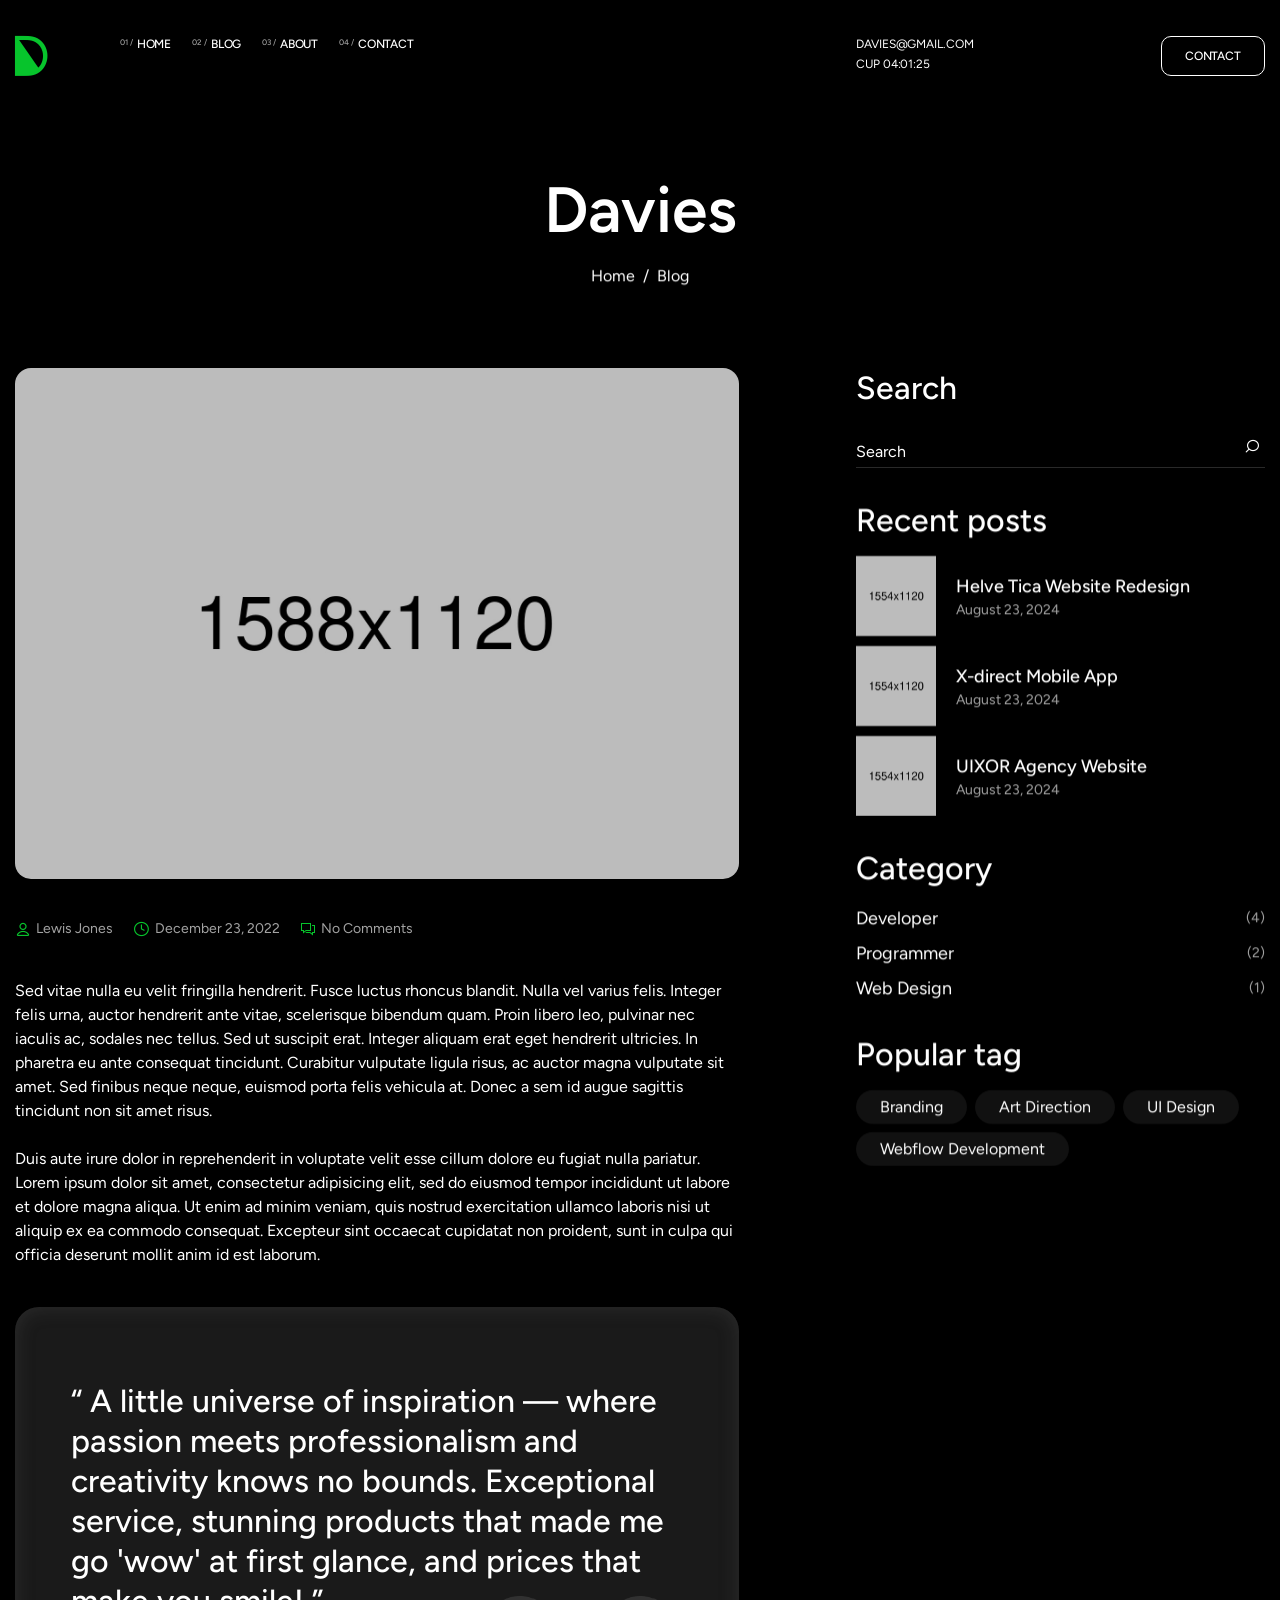
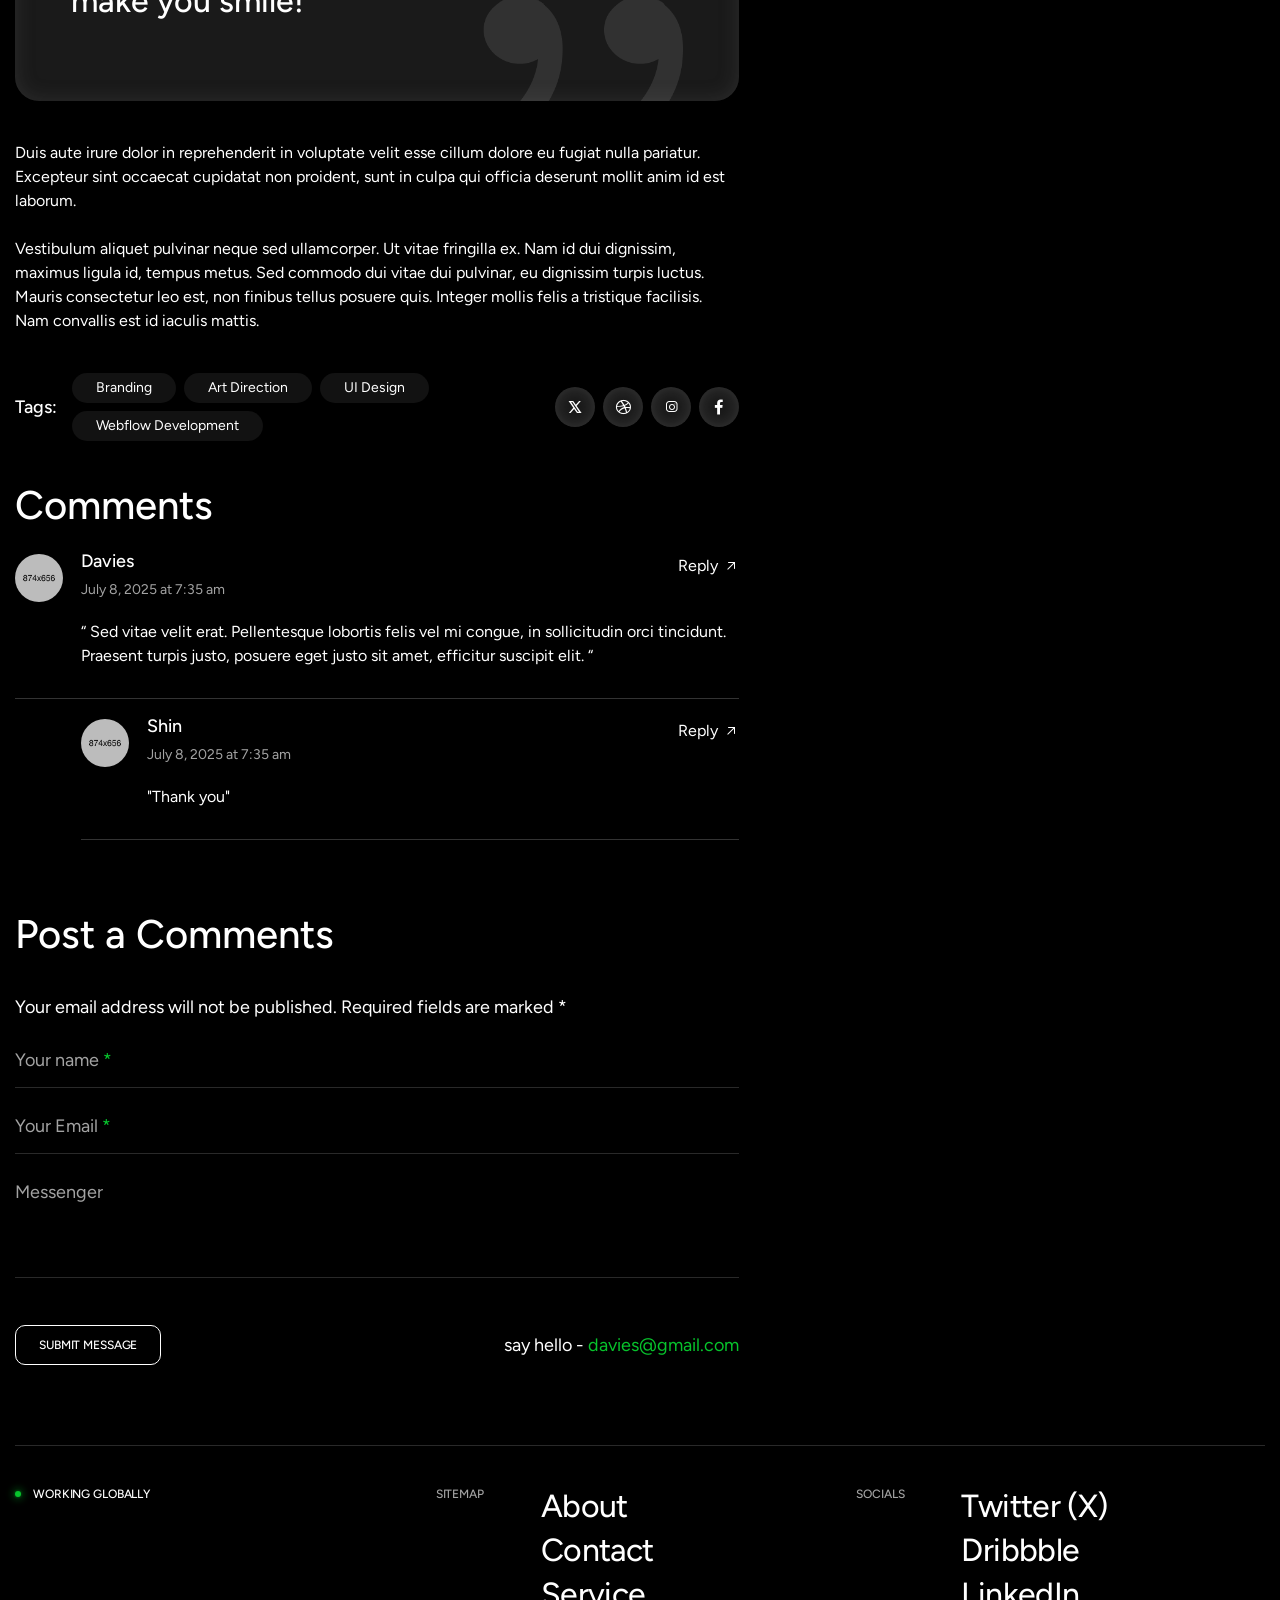
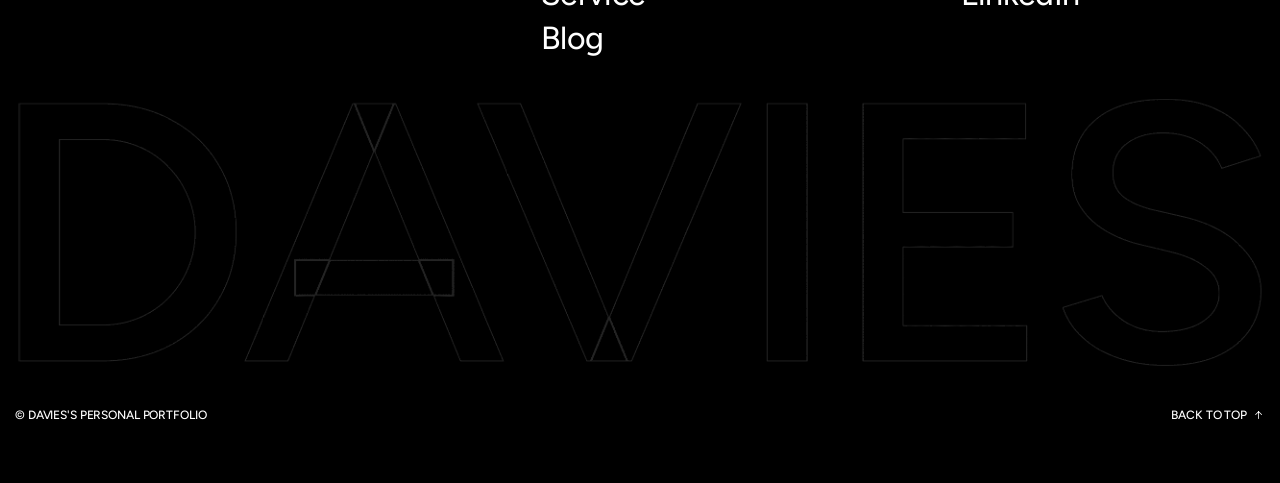
<file: blog-single.html>
<!DOCTYPE html>

<!--[if IE 8]><html class="ie" xmlns="http://www.w3.org/1999/xhtml" xml:lang="en-US" lang="en-US"> <![endif]-->
<!--[if (gte IE 9)|!(IE)]><!-->
<html xmlns="http://www.w3.org/1999/xhtml" xml:lang="en-US" lang="en-US">
<!--<![endif]-->

<head>
    <meta charset="utf-8">
    <title>Davies - Personal Portfolio HTML Template</title>
    <meta name="author" content="themesflat.com">
    <meta name="viewport" content="width=device-width, initial-scale=1, maximum-scale=1">
    <meta name="description"
        content="Davies - Personal Portfolio is a sleek and modern HTML template designed for developers, designers, freelancers, and professionals who want to showcase their work online. Fully responsive, SEO-friendly, and easy to customize, it helps you create a strong personal brand and impress potential clients or employers.">

    <!-- font -->
    <link rel="stylesheet" href="assets/fonts/fonts.css">
    <link rel="stylesheet" href="assets/icon/icomoon/style.css">
    <!-- css -->
    <link rel="stylesheet" href="assets/css/bootstrap.min.css">
    <link rel="stylesheet" href="assets/css/swiper-bundle.min.css">
    <link rel="stylesheet" href="assets/css/animate.css">
    <link rel="stylesheet" href="assets/css/odometer.min.css">
    <link rel="stylesheet" type="text/css" href="assets/css/styles.css">

    <!-- Favicon and Touch Icons  -->
    <link rel="shortcut icon" href="assets/images/logo/favicon.svg">
    <link rel="apple-touch-icon-precomposed" href="assets/images/logo/favicon.svg">
</head>

<body class="counter-scroll">
    <canvas class="cursor-trail d-none d-xl-block" id="trail"></canvas>

    <!-- Scroll Top -->
    <button id="goTop">
        <span class="border-progress"></span>
        <span class="ic-wrap">
            <span class="icon icon-arrow-caret-right"></span>
        </span>
    </button>
    <!-- /Scroll Top -->

    <main id="wrapper">
        <!-- Header -->
        <header class="tf-header m-0">
            <div class="header-inner">
                <div class="container">
                    <div class="row">
                        <div class="col-6 col-md-1">
                            <a href="index.html" class="logo-site">
                                <i class="icon icon-davies-logo"></i>
                            </a>
                        </div>
                        <div class="col-7 d-none d-md-block">
                            <div class="box-navigation">
                                <ul class="nav-menu-main">
                                    <li class="menu-item"><a href="index.html" class="item-link link text-caption"><span>01 /</span>HOME</a></li>
                                    <li class="menu-item has-child">
                                        <a href="#" class="item-link link text-caption"><span>02 /</span>BLOG</a>
                                        <ul class="sub-menu">
                                            <li class="sub-menu-item"><a href="blog-standard.html" class="item-link link text-caption">BLOG
                                                    STANDARD</a></li>
                                            <li class="sub-menu-item"><a href="blog-two-columns.html" class="item-link link text-caption">BLOG GRID
                                                    2</a></li>
                                            <li class="sub-menu-item"><a href="blog-three-columns.html" class="item-link link text-caption">BLOG GRID
                                                    3</a></li>
                                        </ul>
                                    </li>
                                    <li class="menu-item"><a href="index.html" class="item-link link text-caption"><span>03
                                                /</span>ABOUT</a></li>
                                    <li class="menu-item"><a href="index.html" class="item-link link text-caption"><span>04
                                                /</span>CONTACT</a></li>
                                </ul>
                            </div>
                        </div>
                        <div class="col-3 col-md-2 d-none d-sm-block">
                            <div class="header-contact">
                                <a href="mailto:davies@gmail.com" class="link text-caption">DAVIES@GMAIL.COM</a>
                                <p class="text-caption">
                                    CUP <span class="clock"></span>
                                </p>
                            </div>
                        </div>
                        <div class="col-6 col-sm-3 col-md-2 d-flex justify-content-end align-items-start">
                            <a href="#mobileMenu" data-bs-toggle="offcanvas" class="btn-mobile-menu text-caption link d-md-none">
                                <i class="icon icon-menu"></i>
                                MENU
                            </a>
                            <a href="index.html" class="tf-btn d-none d-md-flex">
                                <span class="text-caption">
                                    CONTACT
                                </span>
                            </a>
                        </div>
                    </div>
                </div>
            </div>
        </header>
        <!-- /Header -->
        <div class="section-page-title">
            <div class="container text-center">
                <h1 class="page-title fw-semibold effectFade fadeZoom">Davies</h1>
                <div class="breadcrumbs effectFade fadeUp">
                    <a href="index.html" class="link">Home</a>
                    <div>/</div>
                    <div>Blog</div>
                </div>
            </div>
        </div>
        <!-- Blog With Sidebar -->
        <section class="section-blog flat-spacing">
            <div class="container">
                <div class="row justify-content-between">
                    <div class="col-lg-7">
                        <div class="blog-single-wrap">
                            <div class="image effectFade fadeZoom">
                                <img loading="lazy" width="777" height="548" src="assets/images/blog/blog-4.jpg" alt="Image">
                            </div>
                            <div class="meta-list">
                                <div class="meta-item">
                                    <i class="icon icon-user"></i>
                                    <a href="#" class="link text-body-3 text-white-64">Lewis Jones</a>
                                </div>
                                <div class="meta-item">
                                    <i class="icon icon-clock"></i>
                                    <a href="#" class="link text-body-3 text-white-64">December 23, 2022</a>
                                </div>
                                <div class="meta-item">
                                    <i class="icon icon-dou-comments"></i>
                                    <span class="text-body-3 text-white-64">No Comments</span>
                                </div>
                            </div>
                            <p class="text-body-2">
                                Sed vitae nulla eu velit fringilla hendrerit. Fusce luctus rhoncus blandit. Nulla vel varius felis. Integer felis
                                urna, auctor hendrerit ante vitae, scelerisque bibendum quam. Proin libero leo, pulvinar nec iaculis ac, sodales nec
                                tellus. Sed ut suscipit erat. Integer aliquam erat eget hendrerit ultricies. In pharetra eu ante consequat
                                tincidunt. Curabitur vulputate ligula risus, ac auctor magna vulputate sit amet. Sed finibus neque neque, euismod
                                porta felis vehicula at. Donec a sem id augue sagittis tincidunt non sit amet risus.
                                <br>
                                <br>
                                Duis aute irure dolor in reprehenderit in voluptate velit esse cillum dolore eu fugiat nulla pariatur. Lorem ipsum
                                dolor sit amet, consectetur adipisicing elit, sed do eiusmod tempor incididunt ut labore et dolore magna aliqua. Ut
                                enim ad minim veniam, quis nostrud exercitation ullamco laboris nisi ut aliquip ex ea commodo consequat. Excepteur
                                sint occaecat cupidatat non proident, sunt in culpa qui officia deserunt mollit anim id est laborum.
                                <br>
                            </p>
                            <div class="blockquote-wrap">
                                <h5 class="fw-medium text">“ A little universe of inspiration — where passion meets professionalism and creativity
                                    knows no bounds. Exceptional service, stunning products that made me go 'wow' at first glance, and prices that
                                    make you smile! ”
                                </h5>
                                <img loading="lazy" width="200" height="155" src="assets/images/item/quote.png" alt="Image">
                            </div>
                            <p class="text-body-2">
                                Duis aute irure dolor in reprehenderit in voluptate velit esse cillum dolore eu fugiat nulla pariatur. Excepteur
                                sint occaecat cupidatat non proident, sunt in culpa qui officia deserunt mollit anim id est laborum.
                                <br>
                                <br>
                                Vestibulum aliquet pulvinar neque sed ullamcorper. Ut vitae fringilla ex. Nam id dui dignissim, maximus ligula id,
                                tempus metus. Sed commodo dui vitae dui pulvinar, eu dignissim turpis luctus. Mauris consectetur leo est, non
                                finibus tellus posuere quis. Integer mollis felis a tristique facilisis. Nam convallis est id iaculis mattis.
                            </p>
                            <div class="entry-footer">
                                <div class="tags-links">
                                    <h6 class="text-body-1">Tags:</h6>
                                    <ul class="list-tags flex-wrap">
                                        <li><a class="text-body-3" href="#">Branding</a></li>
                                        <li><a class="text-body-3" href="#">Art Direction</a></li>
                                        <li><a class="text-body-3" href="#">UI Design</a></li>
                                        <li><a class="text-body-3" href="#">Webflow Development</a></li>
                                    </ul>
                                </div>
                                <ul class="social-links justify-content-center">
                                    <li>
                                        <a href="#"><i class="icon icon-twitter"></i></a>
                                    </li>
                                    <li>
                                        <a href="#"><i class="icon icon-dribbble"></i></a>
                                    </li>
                                    <li>
                                        <a href="#"><i class="icon icon-instagram"></i></a>
                                    </li>
                                    <li>
                                        <a href="#"><i class="icon icon-facebook"></i></a>
                                    </li>
                                </ul>
                            </div>
                            <div class="comment-wrap">
                                <h4 class="heading">Comments</h4>
                                <div class="author">
                                    <div class="image">
                                        <img loading="lazy" width="48" height="48" src="assets/images/section/tes-1.jpg" alt="Image">
                                    </div>
                                    <div class="content">
                                        <div class="info">
                                            <h6 class="name text-body-1">
                                                <a class="link" href="#">Davies</a>
                                            </h6>
                                            <p class="time text-body-3 text-white-64">July 8, 2025 at 7:35 am</p>
                                        </div>
                                        <a href="#post-comment" class="reply link">Reply<i class="icon icon-arrow-top-right"></i></a>
                                        <p class="desc">“ Sed vitae velit erat. Pellentesque lobortis felis vel mi congue, in
                                            sollicitudin orci tincidunt. Praesent turpis justo, posuere eget justo sit
                                            amet, efficitur suscipit elit. “</p>
                                    </div>
                                </div>
                                <div class="author type-reply">
                                    <div class="image">
                                        <img loading="lazy" width="48" height="48" src="assets/images/section/tes-2.jpg" alt="Image">
                                    </div>
                                    <div class="content">
                                        <div class="info">
                                            <h6 class="name text-body-1">
                                                <a class="link" href="#">Shin</a>
                                            </h6>
                                            <p class="time text-body-3 text-white-64">July 8, 2025 at 7:35 am</p>
                                        </div>
                                        <a href="#post-comment" class="reply link">Reply<i class="icon icon-arrow-top-right"></i></a>
                                        <p class="desc">"Thank you"</p>
                                    </div>
                                </div>
                            </div>

                            <div class="post-comment" id="post-comment">
                                <h4 class="heading">Post a Comments</h4>
                                <p class="text text-body-1">Your email address will not be published. Required fields are marked *</p>
                                <form class="form-cta style-2">
                                    <div class="form-content">
                                        <fieldset class="tf-field">
                                            <input class="tf-input" type="text" placeholder="" required="">
                                            <label class="tf-lable">Your name <span class="text-primary">*</span></label>
                                        </fieldset>
                                        <fieldset class="tf-field">
                                            <input class="tf-input" type="email" placeholder="" required="">
                                            <label class="tf-lable">Your Email <span class="text-primary">*</span></label>
                                        </fieldset>
                                        <fieldset class="tf-field">
                                            <textarea class="tf-input rounded-0" placeholder="" required=""></textarea>
                                            <label class="tf-lable">Messenger</label>
                                        </fieldset>
                                    </div>
                                    <div class="form-action">
                                        <button type="submit" class="tf-btn">
                                            <span class="text-caption">SUBMIT MESSAGE</span>
                                        </button>
                                        <p class="text-body-1">
                                            say hello - <a href="#" class="text-primary">davies@gmail.com</a>
                                        </p>
                                    </div>
                                </form>
                            </div>
                        </div>
                    </div>
                    <div class="col-lg-4">
                        <div class="blog-sidebar m-lg-0">
                            <div class="sidebar-item effectFade fadeUp no-div">
                                <h5 class="sidebar-title">
                                    Search
                                </h5>
                                <form class="form-search">
                                    <fieldset class="text">
                                        <input type="text" placeholder="Search" class="" name="search" tabindex="0" value="" aria-required="true"
                                            required="">
                                    </fieldset>
                                    <button type="submit" class="link text-white">
                                        <i class="icon icon-search"></i>
                                    </button>
                                </form>
                            </div>
                            <div class="sidebar-item effectFade fadeUp no-div">
                                <h5 class="sidebar-title">
                                    Recent posts
                                </h5>
                                <div class="list-relatest-post">
                                    <div class="relatest-post-item">
                                        <div class="image">
                                            <img loading="lazy" width="80" height="80" src="assets/images/blog/blog-1.jpg" alt="Recenter">
                                        </div>
                                        <div class="content">
                                            <h6 class="title text-body-1">
                                                <a href="blog-single.html" class="link">
                                                    Helve Tica Website Redesign
                                                </a>
                                            </h6>
                                            <p class="time text-body-3 text-white-64">August 23, 2024</p>
                                        </div>
                                    </div>
                                    <div class="relatest-post-item">
                                        <div class="image">
                                            <img loading="lazy" width="80" height="80" src="assets/images/blog/blog-2.jpg" alt="Recenter">
                                        </div>
                                        <div class="content">
                                            <h6 class="title text-body-1">
                                                <a href="blog-single.html" class="link">
                                                    X-direct Mobile App
                                                </a>
                                            </h6>
                                            <p class="time text-body-3 text-white-64">August 23, 2024</p>
                                        </div>
                                    </div>
                                    <div class="relatest-post-item">
                                        <div class="image">
                                            <img loading="lazy" width="80" height="80" src="assets/images/blog/blog-3.jpg" alt="Recenter">
                                        </div>
                                        <div class="content">
                                            <h6 class="title text-body-1">
                                                <a href="blog-single.html" class="link">
                                                    UIXOR Agency Website
                                                </a>
                                            </h6>
                                            <p class="time text-body-3 text-white-64">August 23, 2024</p>
                                        </div>
                                    </div>
                                </div>
                            </div>
                            <div class="sidebar-item effectFade fadeUp no-div">
                                <h5 class="sidebar-title">
                                    Category
                                </h5>
                                <div class="sidebar-categories">
                                    <div class="item">
                                        <a href="#" class="text-body-1 link">Developer</a>
                                        <span class="text-body-3 text-white-64">(4)</span>
                                    </div>
                                    <div class="item">
                                        <a href="#" class="text-body-1 link">Programmer</a>
                                        <span class="text-body-3 text-white-64">(2)</span>
                                    </div>
                                    <div class="item">
                                        <a href="#" class="text-body-1 link">Web Design</a>
                                        <span class="text-body-3 text-white-64">(1)</span>
                                    </div>
                                </div>
                            </div>
                            <div class="sidebar-item effectFade fadeUp no-div">
                                <h5 class="sidebar-title">
                                    Popular tag
                                </h5>
                                <ul class="list-tags">
                                    <li><a class="text-body-2" href="#">Branding</a></li>
                                    <li><a class="text-body-2" href="#">Art Direction</a></li>
                                    <li><a class="text-body-2" href="#">UI Design</a></li>
                                    <li><a class="text-body-2" href="#">Webflow Development</a></li>
                                </ul>
                            </div>
                        </div>
                    </div>
                </div>
            </div>
        </section>
        <!-- /Blog With Sidebar -->
        <!-- Footer -->
        <footer class="tf-footer">
            <div class="container">
                <div class="br-line"></div>
            </div>
            <div class="footer-inner">
                <div class="container">
                    <div class="row">
                        <div class="col-md-4">
                            <p class="title text-has-dot text-caption fw-medium mb-md-0">
                                <span class="br-dot"></span>
                                WORKING GLOBALLY
                            </p>
                        </div>
                        <div class="col-6 col-sm-2 col-md-1">
                            <p class="footer-heading text-caption fw-medium text-white-64">
                                SITEMAP
                            </p>
                        </div>
                        <div class="col-6 col-sm-4 col-md-3">
                            <ul class="footer-menu-list mb-sm-0">
                                <li><a href="index.html" class="link letter-space--2 h5">About</a></li>
                                <li><a href="index.html" class="link letter-space--2 h5">Contact</a></li>
                                <li><a href="index.html" class="link letter-space--2 h5">Service</a></li>
                                <li><a href="blog-standard.html" class="link letter-space--2 h5">Blog</a></li>
                            </ul>
                        </div>
                        <div class="col-6 col-sm-2 col-md-1">
                            <p class="footer-heading text-caption fw-medium text-white-64">
                                SOCIALS
                            </p>
                        </div>
                        <div class="col-6 col-sm-4 col-md-3">
                            <ul class="footer-menu-list mb-0">
                                <li><a href="#" class="link letter-space--2 h5">Twitter (X)</a></li>
                                <li><a href="#" class="link letter-space--2 h5">Dribbble</a></li>
                                <li><a href="#" class="link letter-space--2 h5">LinkedIn</a></li>
                            </ul>
                        </div>
                    </div>
                </div>
            </div>
            <div class="footer-bottom">
                <div class="container">
                    <div class="img-agency">
                        <img class="effectFade fadeZoom" loading="lazy" width="1293" height="269" src="assets/images/logo/agency.png" alt="Image">
                    </div>
                    <div class="bottom">
                        <p class="text-nocopy text-caption fw-medium letter-space--1">
                            © DAVIES'S PERSONAL PORTFOLIO
                        </p>

                        <a href="#" class="action-go-top tf-link-icon link text-caption fw-medium letter-space--1">
                            BACK TO TOP
                            <i class="icon icon-arrow-long-right"></i>
                        </a>
                    </div>
                </div>
            </div>
        </footer>
        <!-- /Footer -->
    </main>
    <!-- Mobile Menu -->
    <div class="offcanvas offcanvas-bottom offcanvas-menu" id="mobileMenu">
        <div class="offcanvas-content">
            <div class="container h-100">
                <div class="offcanvas-content_wrapin">
                    <div class="canvas_head">
                        <a href="index.html" class="logo-site">
                            <i class="icon icon-davies-logo"></i>
                        </a>
                        <a href="#" data-bs-dismiss="offcanvas" class="btn-mobile-menu text-caption link">
                            <i class="icon icon-close"></i>
                            CLOSE
                        </a>
                    </div>
                    <div class="canvas_center">
                        <ul class="nav-ul-mb">
                            <li>
                                <div class="item">
                                    <a href="index.html" class="mb-menu-link text-display-1">
                                        <span class="text">Home</span>
                                        <div class="infiniteSlide_text_main">
                                            <div class="infiniteSlide infiniteSlide_text" data-clone="5">
                                                <p class="text-body-2 letter-space--1">
                                                    <span class="text-primary">//</span> View Home
                                                </p>
                                                <p class="text-body-2 letter-space--1">
                                                    <span class="text-primary">//</span> View Home
                                                </p>
                                                <p class="text-body-2 letter-space--1">
                                                    <span class="text-primary">//</span> View Home
                                                </p>
                                            </div>
                                        </div>
                                    </a>
                                </div>
                            </li>
                            <li>
                                <div class="item">
                                    <div class="has-sub-menu">
                                        <a href="#dropdown-menu-1" class="mb-menu-link text-display-1 collapsed" data-bs-toggle="collapse"
                                            aria-expanded="false" aria-controls="dropdown-menu-1">
                                            <span class="text">Blog</span>
                                            <div class="infiniteSlide_text_main">
                                                <div class="infiniteSlide infiniteSlide_text" data-clone="5">
                                                    <p class="text-body-2 letter-space--1">
                                                        <span class="text-primary">//</span> View Blog
                                                    </p>
                                                    <p class="text-body-2 letter-space--1">
                                                        <span class="text-primary">//</span> View Blog
                                                    </p>
                                                    <p class="text-body-2 letter-space--1">
                                                        <span class="text-primary">//</span> View Blog
                                                    </p>
                                                </div>
                                            </div>
                                        </a>
                                        <div id="dropdown-menu-1" class="collapse">
                                            <ul class="sub-nav-menu">
                                                <li><a href="blog-standard.html" class="sub-nav-link">Blog Standard</a></li>
                                                <li><a href="blog-two-columns.html" class="sub-nav-link">Blog Grid 2</a></li>
                                                <li><a href="blog-three-columns.html" class="sub-nav-link">Blog Grid 3</a></li>
                                            </ul>
                                        </div>
                                    </div>
                                </div>
                            </li>
                            <li>
                                <div class="item">
                                    <a href="index.html" class="mb-menu-link text-display-1">
                                        <span class="text">About</span>
                                        <div class="infiniteSlide_text_main">
                                            <div class="infiniteSlide infiniteSlide_text" data-clone="5">
                                                <p class="text-body-2 letter-space--1">
                                                    <span class="text-primary">//</span> View About
                                                </p>
                                                <p class="text-body-2 letter-space--1">
                                                    <span class="text-primary">//</span> View About
                                                </p>
                                                <p class="text-body-2 letter-space--1">
                                                    <span class="text-primary">//</span> View About
                                                </p>
                                            </div>
                                        </div>
                                    </a>
                                </div>
                            </li>
                            <li>
                                <div class="item">
                                    <a href="index.html" class="mb-menu-link text-display-1">
                                        <span class="text">Contact</span>
                                        <div class="infiniteSlide_text_main">
                                            <div class="infiniteSlide infiniteSlide_text" data-clone="5">
                                                <p class="text-body-2 letter-space--1">
                                                    <span class="text-primary">//</span> View Contact
                                                </p>
                                                <p class="text-body-2 letter-space--1">
                                                    <span class="text-primary">//</span> View Contact
                                                </p>
                                                <p class="text-body-2 letter-space--1">
                                                    <span class="text-primary">//</span> View Contact
                                                </p>
                                            </div>
                                        </div>
                                    </a>
                                </div>
                            </li>
                        </ul>
                    </div>
                    <div class="canvas_foot">
                        <div class="left">
                            <a href="mailto:davies@gmail.com" class="link text-caption">DAVIES@GMAIL.COM</a>
                            <p class="text-caption">
                                CUP <span class="clock"></span>
                            </p>
                        </div>
                        <div class="right">
                            <a href="#" class="tf-link-icon text-caption link">
                                <i class="icon icon-arrow-top-right"></i>
                                TWITTER (X)
                            </a>
                            <a href="#" class="tf-link-icon text-caption link">
                                <i class="icon icon-arrow-top-right"></i>
                                DRIBBBLE
                            </a>
                            <a href="#" class="tf-link-icon text-caption link">
                                <i class="icon icon-arrow-top-right"></i>
                                LINKEDIN
                            </a>
                        </div>
                    </div>
                </div>
            </div>
        </div>
    </div>
    <!-- /Mobile Menu -->

    <!-- Javascript -->
    <script src="assets/js/bootstrap.min.js"></script>
    <script src="assets/js/jquery.min.js"></script>
    <script src="assets/js/swiper-bundle.min.js"></script>
    <script src="assets/js/carousel.js"></script>

    <script src="assets/js/infinityslide.js"></script>
    <script src="assets/js/ScrollSmooth.js"></script>
    <script src="assets/js/gsap.min.js"></script>
    <script src="assets/js/gsapAnimation.js"></script>
    <script src="assets/js/SplitText.min.js"></script>
    <script src="assets/js/ScrollTrigger.min.js"></script>
    <script src="assets/js/odometer.min.js"></script>
    <script src="assets/js/jquery.nice-select.min.js"></script>
    <script src="assets/js/main.js"></script>
</body>

</html>
</file>
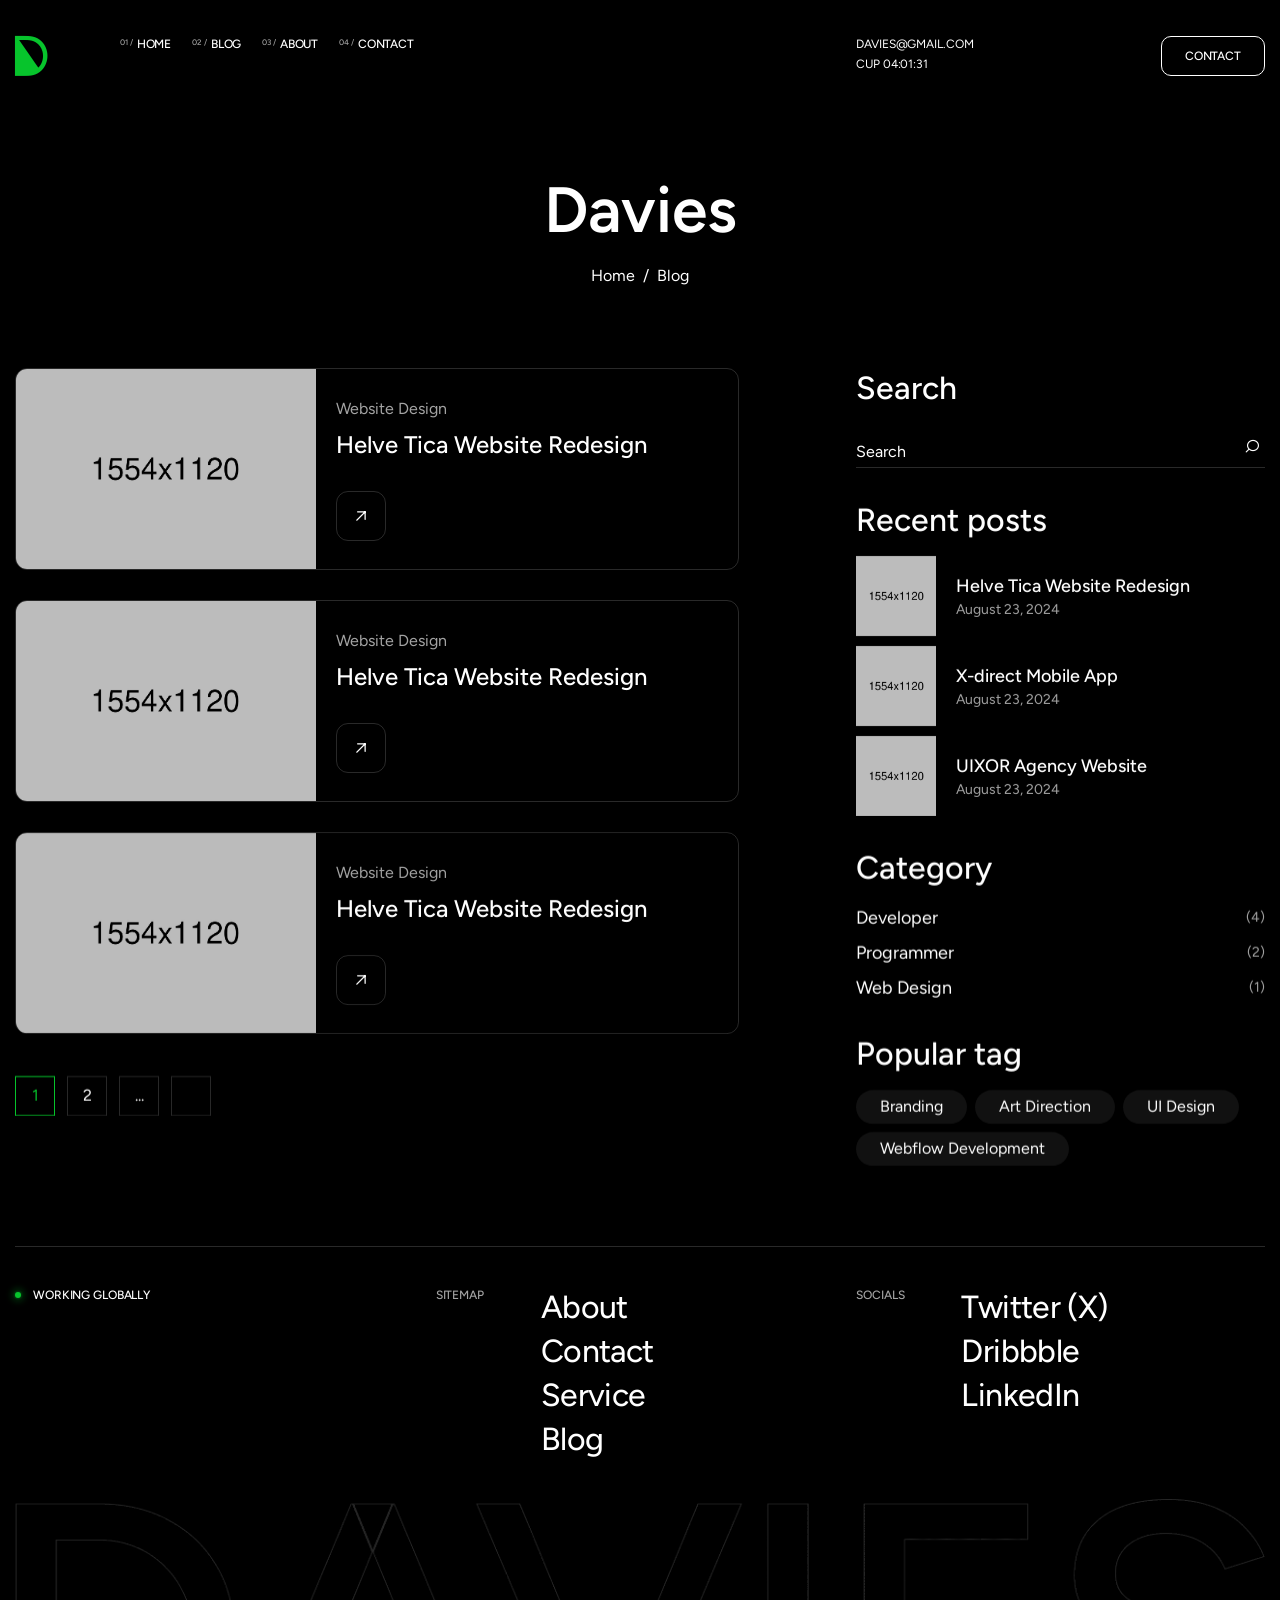
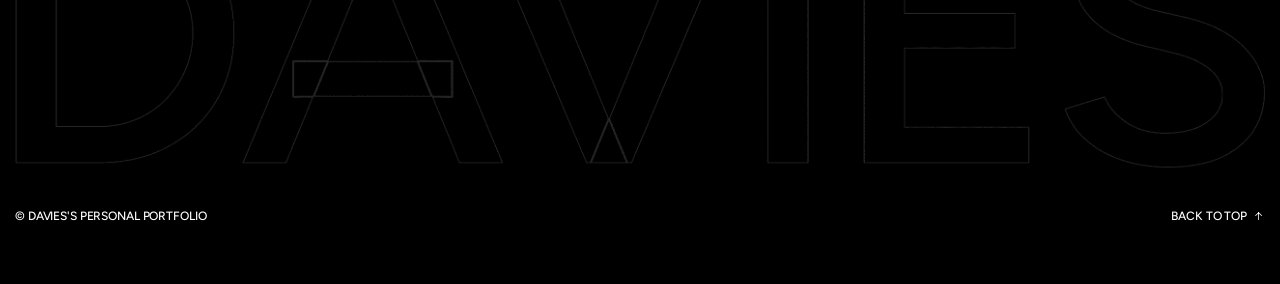
<file: blog-standard.html>
<!DOCTYPE html>

<!--[if IE 8]><html class="ie" xmlns="http://www.w3.org/1999/xhtml" xml:lang="en-US" lang="en-US"> <![endif]-->
<!--[if (gte IE 9)|!(IE)]><!-->
<html xmlns="http://www.w3.org/1999/xhtml" xml:lang="en-US" lang="en-US">
<!--<![endif]-->

<head>
    <meta charset="utf-8">
    <title>Davies - Personal Portfolio HTML Template</title>
    <meta name="author" content="themesflat.com">
    <meta name="viewport" content="width=device-width, initial-scale=1, maximum-scale=1">
    <meta name="description"
        content="Davies - Personal Portfolio is a sleek and modern HTML template designed for developers, designers, freelancers, and professionals who want to showcase their work online. Fully responsive, SEO-friendly, and easy to customize, it helps you create a strong personal brand and impress potential clients or employers.">

    <!-- font -->
    <link rel="stylesheet" href="assets/fonts/fonts.css">
    <link rel="stylesheet" href="assets/icon/icomoon/style.css">
    <!-- css -->
    <link rel="stylesheet" href="assets/css/bootstrap.min.css">
    <link rel="stylesheet" href="assets/css/swiper-bundle.min.css">
    <link rel="stylesheet" href="assets/css/animate.css">
    <link rel="stylesheet" href="assets/css/odometer.min.css">
    <link rel="stylesheet" type="text/css" href="assets/css/styles.css">

    <!-- Favicon and Touch Icons  -->
    <link rel="shortcut icon" href="assets/images/logo/favicon.svg">
    <link rel="apple-touch-icon-precomposed" href="assets/images/logo/favicon.svg">
</head>

<body class="counter-scroll">
    <canvas class="cursor-trail d-none d-xl-block" id="trail"></canvas>

    <!-- Scroll Top -->
    <button id="goTop">
        <span class="border-progress"></span>
        <span class="ic-wrap">
            <span class="icon icon-arrow-caret-right"></span>
        </span>
    </button>
    <!-- /Scroll Top -->

    <main id="wrapper">
        <!-- Header -->
        <header class="tf-header m-0">
            <div class="header-inner">
                <div class="container">
                    <div class="row">
                        <div class="col-6 col-md-1">
                            <a href="index.html" class="logo-site">
                                <i class="icon icon-davies-logo"></i>
                            </a>
                        </div>
                        <div class="col-7 d-none d-md-block">
                            <div class="box-navigation">
                                <ul class="nav-menu-main">
                                    <li class="menu-item"><a href="index.html" class="item-link link text-caption"><span>01 /</span>HOME</a></li>
                                    <li class="menu-item has-child">
                                        <a href="#" class="item-link link text-caption"><span>02 /</span>BLOG</a>
                                        <ul class="sub-menu">
                                            <li class="sub-menu-item"><a href="blog-standard.html" class="item-link link text-caption">BLOG
                                                    STANDARD</a></li>
                                            <li class="sub-menu-item"><a href="blog-two-columns.html" class="item-link link text-caption">BLOG GRID
                                                    2</a></li>
                                            <li class="sub-menu-item"><a href="blog-three-columns.html" class="item-link link text-caption">BLOG GRID
                                                    3</a></li>
                                        </ul>
                                    </li>
                                    <li class="menu-item"><a href="index.html" class="item-link link text-caption"><span>03
                                                /</span>ABOUT</a></li>
                                    <li class="menu-item"><a href="index.html" class="item-link link text-caption"><span>04
                                                /</span>CONTACT</a></li>
                                </ul>
                            </div>
                        </div>
                        <div class="col-3 col-md-2 d-none d-sm-block">
                            <div class="header-contact">
                                <a href="mailto:davies@gmail.com" class="link text-caption">DAVIES@GMAIL.COM</a>
                                <p class="text-caption">
                                    CUP <span class="clock"></span>
                                </p>
                            </div>
                        </div>
                        <div class="col-6 col-sm-3 col-md-2 d-flex justify-content-end align-items-start">
                            <a href="#mobileMenu" data-bs-toggle="offcanvas" class="btn-mobile-menu text-caption link d-md-none">
                                <i class="icon icon-menu"></i>
                                MENU
                            </a>
                            <a href="index.html" class="tf-btn d-none d-md-flex">
                                <span class="text-caption">
                                    CONTACT
                                </span>
                            </a>
                        </div>
                    </div>
                </div>
            </div>
        </header>
        <!-- /Header -->
        <div class="section-page-title">
            <div class="container text-center">
                <h1 class="page-title fw-semibold effectFade fadeZoom">Davies</h1>
                <div class="breadcrumbs effectFade fadeUp">
                    <a href="index.html" class="link">Home</a>
                    <div>/</div>
                    <div>Blog</div>
                </div>
            </div>
        </div>
        <!-- Blog With Sidebar -->
        <section class="section-blog flat-spacing">
            <div class="container">
                <div class="row justify-content-between">
                    <div class="col-lg-7">
                        <div class="tf-grid-layout">
                            <div class="article-blog style-horizontal hover-img effectFade fadeUp no-div">
                                <a href="blog-single.html" class="blog-image img-style">
                                    <img loading="lazy" width="426" height="307" src="assets/images/blog/blog-1.jpg" alt="Image">
                                </a>
                                <div class="blog-content">
                                    <div class="infor">
                                        <p class="infor_sub text-white-64">
                                            Website Design
                                        </p>
                                        <h6>
                                            <a href="blog-single.html" class="link infor_name">
                                                Helve Tica Website Redesign
                                            </a>
                                        </h6>
                                    </div>
                                    <a href="blog-single.html" class="btn-action">
                                        <i class="icon icon-arrow-top-right"></i>
                                    </a>
                                </div>
                            </div>
                            <div class="article-blog style-horizontal hover-img effectFade fadeUp no-div">
                                <a href="blog-single.html" class="blog-image img-style">
                                    <img loading="lazy" width="426" height="307" src="assets/images/blog/blog-2.jpg" alt="Image">
                                </a>
                                <div class="blog-content">
                                    <div class="infor">
                                        <p class="infor_sub text-white-64">
                                            Website Design
                                        </p>
                                        <h6>
                                            <a href="blog-single.html" class="link infor_name">
                                                Helve Tica Website Redesign
                                            </a>
                                        </h6>
                                    </div>
                                    <a href="blog-single.html" class="btn-action">
                                        <i class="icon icon-arrow-top-right"></i>
                                    </a>
                                </div>
                            </div>
                            <div class="article-blog style-horizontal hover-img effectFade fadeUp no-div">
                                <a href="blog-single.html" class="blog-image img-style">
                                    <img loading="lazy" width="426" height="307" src="assets/images/blog/blog-3.jpg" alt="Image">
                                </a>
                                <div class="blog-content">
                                    <div class="infor">
                                        <p class="infor_sub text-white-64">
                                            Website Design
                                        </p>
                                        <h6>
                                            <a href="blog-single.html" class="link infor_name">
                                                Helve Tica Website Redesign
                                            </a>
                                        </h6>
                                    </div>
                                    <a href="blog-single.html" class="btn-action">
                                        <i class="icon icon-arrow-top-right"></i>
                                    </a>
                                </div>
                            </div>
                            <div class="wd-full effectFade fadeUp no-div">
                                <ul class="wg-pagination">
                                    <li>
                                        <a href="#" class="pagination-item active">1</a>
                                    </li>
                                    <li>
                                        <a href="#" class="pagination-item">2</a>
                                    </li>
                                    <li>
                                        <a href="#" class="pagination-item">...</a>
                                    </li>
                                    <li>
                                        <a href="#" class="pagination-item"><i class="icon icon-angle-right-solid"></i></a>
                                    </li>
                                </ul>
                            </div>
                        </div>
                    </div>
                    <div class="col-lg-4">
                        <div class="blog-sidebar m-lg-0">
                            <div class="sidebar-item effectFade fadeUp no-div">
                                <h5 class="sidebar-title">
                                    Search
                                </h5>
                                <form class="form-search">
                                    <fieldset class="text">
                                        <input type="text" placeholder="Search" class="" name="search" tabindex="0" value="" aria-required="true"
                                            required="">
                                    </fieldset>
                                    <button type="submit" class="link text-white">
                                        <i class="icon icon-search"></i>
                                    </button>
                                </form>
                            </div>
                            <div class="sidebar-item effectFade fadeUp no-div">
                                <h5 class="sidebar-title">
                                    Recent posts
                                </h5>
                                <div class="list-relatest-post">
                                    <div class="relatest-post-item">
                                        <div class="image">
                                            <img loading="lazy" width="80" height="80" src="assets/images/blog/blog-1.jpg" alt="Recenter">
                                        </div>
                                        <div class="content">
                                            <h6 class="title text-body-1">
                                                <a href="blog-single.html" class="link">
                                                    Helve Tica Website Redesign
                                                </a>
                                            </h6>
                                            <p class="time text-body-3 text-white-64">August 23, 2024</p>
                                        </div>
                                    </div>
                                    <div class="relatest-post-item">
                                        <div class="image">
                                            <img loading="lazy" width="80" height="80" src="assets/images/blog/blog-2.jpg" alt="Recenter">
                                        </div>
                                        <div class="content">
                                            <h6 class="title text-body-1">
                                                <a href="blog-single.html" class="link">
                                                    X-direct Mobile App
                                                </a>
                                            </h6>
                                            <p class="time text-body-3 text-white-64">August 23, 2024</p>
                                        </div>
                                    </div>
                                    <div class="relatest-post-item">
                                        <div class="image">
                                            <img loading="lazy" width="80" height="80" src="assets/images/blog/blog-3.jpg" alt="Recenter">
                                        </div>
                                        <div class="content">
                                            <h6 class="title text-body-1">
                                                <a href="blog-single.html" class="link">
                                                    UIXOR Agency Website
                                                </a>
                                            </h6>
                                            <p class="time text-body-3 text-white-64">August 23, 2024</p>
                                        </div>
                                    </div>
                                </div>
                            </div>
                            <div class="sidebar-item effectFade fadeUp no-div">
                                <h5 class="sidebar-title">
                                    Category
                                </h5>
                                <div class="sidebar-categories">
                                    <div class="item">
                                        <a href="#" class="text-body-1 link">Developer</a>
                                        <span class="text-body-3 text-white-64">(4)</span>
                                    </div>
                                    <div class="item">
                                        <a href="#" class="text-body-1 link">Programmer</a>
                                        <span class="text-body-3 text-white-64">(2)</span>
                                    </div>
                                    <div class="item">
                                        <a href="#" class="text-body-1 link">Web Design</a>
                                        <span class="text-body-3 text-white-64">(1)</span>
                                    </div>
                                </div>
                            </div>
                            <div class="sidebar-item effectFade fadeUp no-div">
                                <h5 class="sidebar-title">
                                    Popular tag
                                </h5>
                                <ul class="list-tags">
                                    <li><a class="text-body-2" href="#">Branding</a></li>
                                    <li><a class="text-body-2" href="#">Art Direction</a></li>
                                    <li><a class="text-body-2" href="#">UI Design</a></li>
                                    <li><a class="text-body-2" href="#">Webflow Development</a></li>
                                </ul>
                            </div>
                        </div>
                    </div>
                </div>
            </div>
        </section>
        <!-- /Blog With Sidebar -->
        <!-- Footer -->
        <footer class="tf-footer">
            <div class="container">
                <div class="br-line"></div>
            </div>
            <div class="footer-inner">
                <div class="container">
                    <div class="row">
                        <div class="col-md-4">
                            <p class="title text-has-dot text-caption fw-medium mb-md-0">
                                <span class="br-dot"></span>
                                WORKING GLOBALLY
                            </p>
                        </div>
                        <div class="col-6 col-sm-2 col-md-1">
                            <p class="footer-heading text-caption fw-medium text-white-64">
                                SITEMAP
                            </p>
                        </div>
                        <div class="col-6 col-sm-4 col-md-3">
                            <ul class="footer-menu-list mb-sm-0">
                                <li><a href="index.html" class="link letter-space--2 h5">About</a></li>
                                <li><a href="index.html" class="link letter-space--2 h5">Contact</a></li>
                                <li><a href="index.html" class="link letter-space--2 h5">Service</a></li>
                                <li><a href="blog-standard.html" class="link letter-space--2 h5">Blog</a></li>
                            </ul>
                        </div>
                        <div class="col-6 col-sm-2 col-md-1">
                            <p class="footer-heading text-caption fw-medium text-white-64">
                                SOCIALS
                            </p>
                        </div>
                        <div class="col-6 col-sm-4 col-md-3">
                            <ul class="footer-menu-list mb-0">
                                <li><a href="#" class="link letter-space--2 h5">Twitter (X)</a></li>
                                <li><a href="#" class="link letter-space--2 h5">Dribbble</a></li>
                                <li><a href="#" class="link letter-space--2 h5">LinkedIn</a></li>
                            </ul>
                        </div>
                    </div>
                </div>
            </div>
            <div class="footer-bottom">
                <div class="container">
                    <div class="img-agency">
                        <img class="effectFade fadeZoom" loading="lazy" width="1293" height="269" src="assets/images/logo/agency.png" alt="Image">
                    </div>
                    <div class="bottom">
                        <p class="text-nocopy text-caption fw-medium letter-space--1">
                            © DAVIES'S PERSONAL PORTFOLIO
                        </p>

                        <a href="#" class="action-go-top tf-link-icon link text-caption fw-medium letter-space--1">
                            BACK TO TOP
                            <i class="icon icon-arrow-long-right"></i>
                        </a>
                    </div>
                </div>
            </div>
        </footer>
        <!-- /Footer -->
    </main>
    <!-- Mobile Menu -->
    <div class="offcanvas offcanvas-bottom offcanvas-menu" id="mobileMenu">
        <div class="offcanvas-content">
            <div class="container h-100">
                <div class="offcanvas-content_wrapin">
                    <div class="canvas_head">
                        <a href="index.html" class="logo-site">
                            <i class="icon icon-davies-logo"></i>
                        </a>
                        <a href="#" data-bs-dismiss="offcanvas" class="btn-mobile-menu text-caption link">
                            <i class="icon icon-close"></i>
                            CLOSE
                        </a>
                    </div>
                    <div class="canvas_center">
                        <ul class="nav-ul-mb">
                            <li>
                                <div class="item">
                                    <a href="index.html" class="mb-menu-link text-display-1">
                                        <span class="text">Home</span>
                                        <div class="infiniteSlide_text_main">
                                            <div class="infiniteSlide infiniteSlide_text" data-clone="5">
                                                <p class="text-body-2 letter-space--1">
                                                    <span class="text-primary">//</span> View Home
                                                </p>
                                                <p class="text-body-2 letter-space--1">
                                                    <span class="text-primary">//</span> View Home
                                                </p>
                                                <p class="text-body-2 letter-space--1">
                                                    <span class="text-primary">//</span> View Home
                                                </p>
                                            </div>
                                        </div>
                                    </a>
                                </div>
                            </li>
                            <li>
                                <div class="item">
                                    <div class="has-sub-menu">
                                        <a href="#dropdown-menu-1" class="mb-menu-link text-display-1 collapsed" data-bs-toggle="collapse"
                                            aria-expanded="false" aria-controls="dropdown-menu-1">
                                            <span class="text">Blog</span>
                                            <div class="infiniteSlide_text_main">
                                                <div class="infiniteSlide infiniteSlide_text" data-clone="5">
                                                    <p class="text-body-2 letter-space--1">
                                                        <span class="text-primary">//</span> View Blog
                                                    </p>
                                                    <p class="text-body-2 letter-space--1">
                                                        <span class="text-primary">//</span> View Blog
                                                    </p>
                                                    <p class="text-body-2 letter-space--1">
                                                        <span class="text-primary">//</span> View Blog
                                                    </p>
                                                </div>
                                            </div>
                                        </a>
                                        <div id="dropdown-menu-1" class="collapse">
                                            <ul class="sub-nav-menu">
                                                <li><a href="blog-standard.html" class="sub-nav-link">Blog Standard</a></li>
                                                <li><a href="blog-two-columns.html" class="sub-nav-link">Blog Grid 2</a></li>
                                                <li><a href="blog-three-columns.html" class="sub-nav-link">Blog Grid 3</a></li>
                                            </ul>
                                        </div>
                                    </div>
                                </div>
                            </li>
                            <li>
                                <div class="item">
                                    <a href="index.html" class="mb-menu-link text-display-1">
                                        <span class="text">About</span>
                                        <div class="infiniteSlide_text_main">
                                            <div class="infiniteSlide infiniteSlide_text" data-clone="5">
                                                <p class="text-body-2 letter-space--1">
                                                    <span class="text-primary">//</span> View About
                                                </p>
                                                <p class="text-body-2 letter-space--1">
                                                    <span class="text-primary">//</span> View About
                                                </p>
                                                <p class="text-body-2 letter-space--1">
                                                    <span class="text-primary">//</span> View About
                                                </p>
                                            </div>
                                        </div>
                                    </a>
                                </div>
                            </li>
                            <li>
                                <div class="item">
                                    <a href="index.html" class="mb-menu-link text-display-1">
                                        <span class="text">Contact</span>
                                        <div class="infiniteSlide_text_main">
                                            <div class="infiniteSlide infiniteSlide_text" data-clone="5">
                                                <p class="text-body-2 letter-space--1">
                                                    <span class="text-primary">//</span> View Contact
                                                </p>
                                                <p class="text-body-2 letter-space--1">
                                                    <span class="text-primary">//</span> View Contact
                                                </p>
                                                <p class="text-body-2 letter-space--1">
                                                    <span class="text-primary">//</span> View Contact
                                                </p>
                                            </div>
                                        </div>
                                    </a>
                                </div>
                            </li>
                        </ul>
                    </div>
                    <div class="canvas_foot">
                        <div class="left">
                            <a href="mailto:davies@gmail.com" class="link text-caption">DAVIES@GMAIL.COM</a>
                            <p class="text-caption">
                                CUP <span class="clock"></span>
                            </p>
                        </div>
                        <div class="right">
                            <a href="#" class="tf-link-icon text-caption link">
                                <i class="icon icon-arrow-top-right"></i>
                                TWITTER (X)
                            </a>
                            <a href="#" class="tf-link-icon text-caption link">
                                <i class="icon icon-arrow-top-right"></i>
                                DRIBBBLE
                            </a>
                            <a href="#" class="tf-link-icon text-caption link">
                                <i class="icon icon-arrow-top-right"></i>
                                LINKEDIN
                            </a>
                        </div>
                    </div>
                </div>
            </div>
        </div>
    </div>
    <!-- /Mobile Menu -->

    <!-- Javascript -->
    <script src="assets/js/bootstrap.min.js"></script>
    <script src="assets/js/jquery.min.js"></script>
    <script src="assets/js/swiper-bundle.min.js"></script>
    <script src="assets/js/carousel.js"></script>

    <script src="assets/js/infinityslide.js"></script>
    <script src="assets/js/ScrollSmooth.js"></script>
    <script src="assets/js/gsap.min.js"></script>
    <script src="assets/js/gsapAnimation.js"></script>
    <script src="assets/js/SplitText.min.js"></script>
    <script src="assets/js/ScrollTrigger.min.js"></script>
    <script src="assets/js/odometer.min.js"></script>
    <script src="assets/js/jquery.nice-select.min.js"></script>
    <script src="assets/js/main.js"></script>
</body>

</html>
</file>
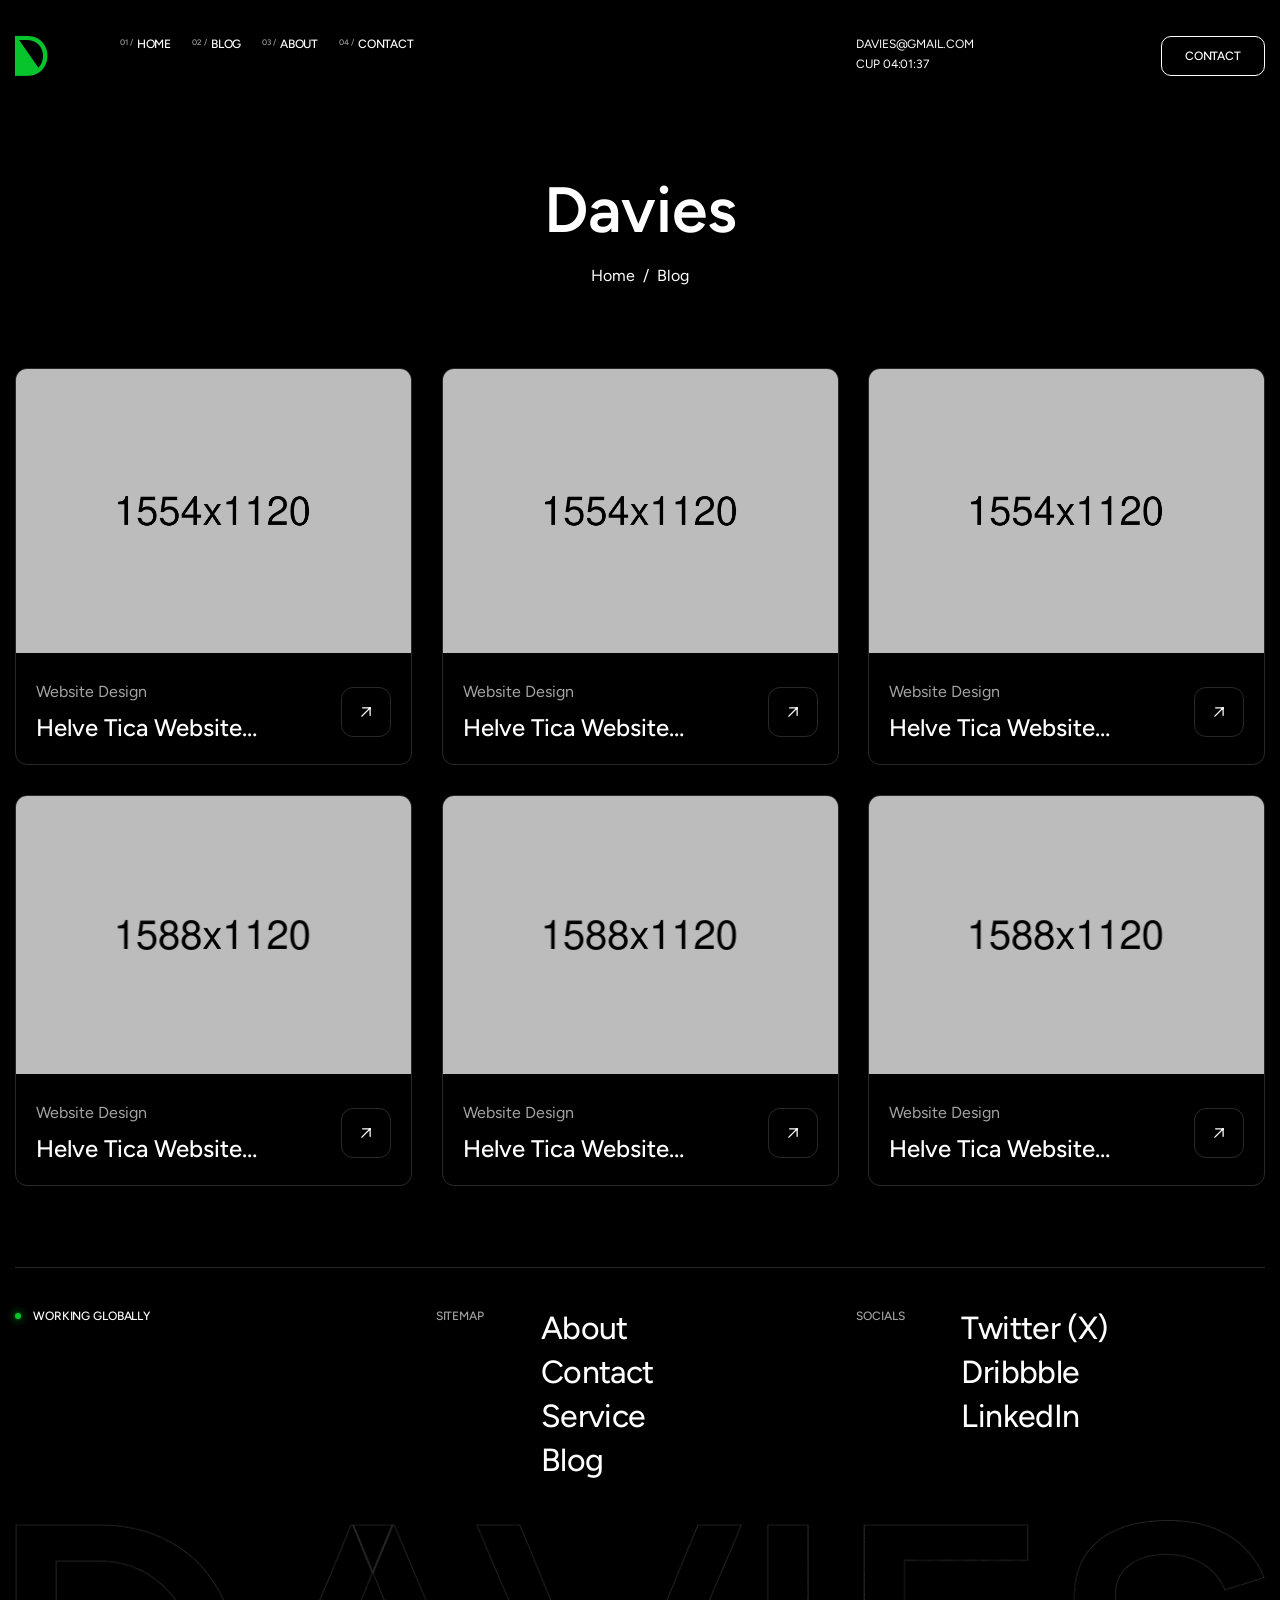
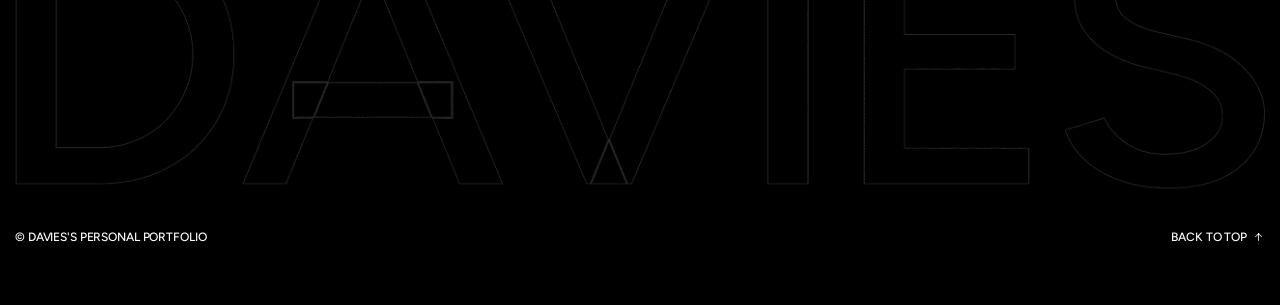
<file: blog-three-columns.html>
<!DOCTYPE html>

<!--[if IE 8]><html class="ie" xmlns="http://www.w3.org/1999/xhtml" xml:lang="en-US" lang="en-US"> <![endif]-->
<!--[if (gte IE 9)|!(IE)]><!-->
<html xmlns="http://www.w3.org/1999/xhtml" xml:lang="en-US" lang="en-US">
<!--<![endif]-->

<head>
    <meta charset="utf-8">
    <title>Davies - Personal Portfolio HTML Template</title>
    <meta name="author" content="themesflat.com">
    <meta name="viewport" content="width=device-width, initial-scale=1, maximum-scale=1">
    <meta name="description"
        content="Davies - Personal Portfolio is a sleek and modern HTML template designed for developers, designers, freelancers, and professionals who want to showcase their work online. Fully responsive, SEO-friendly, and easy to customize, it helps you create a strong personal brand and impress potential clients or employers.">

    <!-- font -->
    <link rel="stylesheet" href="assets/fonts/fonts.css">
    <link rel="stylesheet" href="assets/icon/icomoon/style.css">
    <!-- css -->
    <link rel="stylesheet" href="assets/css/bootstrap.min.css">
    <link rel="stylesheet" href="assets/css/swiper-bundle.min.css">
    <link rel="stylesheet" href="assets/css/animate.css">
    <link rel="stylesheet" href="assets/css/odometer.min.css">
    <link rel="stylesheet" type="text/css" href="assets/css/styles.css">

    <!-- Favicon and Touch Icons  -->
    <link rel="shortcut icon" href="assets/images/logo/favicon.svg">
    <link rel="apple-touch-icon-precomposed" href="assets/images/logo/favicon.svg">
</head>

<body class="counter-scroll">
    <canvas class="cursor-trail d-none d-xl-block" id="trail"></canvas>

    <!-- Scroll Top -->
    <button id="goTop">
        <span class="border-progress"></span>
        <span class="ic-wrap">
            <span class="icon icon-arrow-caret-right"></span>
        </span>
    </button>
    <!-- /Scroll Top -->

    <main id="wrapper">
        <!-- Header -->
        <header class="tf-header m-0">
            <div class="header-inner">
                <div class="container">
                    <div class="row">
                        <div class="col-6 col-md-1">
                            <a href="index.html" class="logo-site">
                                <i class="icon icon-davies-logo"></i>
                            </a>
                        </div>
                        <div class="col-7 d-none d-md-block">
                            <div class="box-navigation">
                                <ul class="nav-menu-main">
                                    <li class="menu-item"><a href="index.html" class="item-link link text-caption"><span>01 /</span>HOME</a></li>
                                    <li class="menu-item has-child">
                                        <a href="#" class="item-link link text-caption"><span>02 /</span>BLOG</a>
                                        <ul class="sub-menu">
                                            <li class="sub-menu-item"><a href="blog-standard.html" class="item-link link text-caption">BLOG
                                                    STANDARD</a></li>
                                            <li class="sub-menu-item"><a href="blog-two-columns.html" class="item-link link text-caption">BLOG GRID
                                                    2</a></li>
                                            <li class="sub-menu-item"><a href="blog-three-columns.html" class="item-link link text-caption">BLOG GRID
                                                    3</a></li>
                                        </ul>
                                    </li>
                                    <li class="menu-item"><a href="index.html" class="item-link link text-caption"><span>03
                                                /</span>ABOUT</a></li>
                                    <li class="menu-item"><a href="index.html" class="item-link link text-caption"><span>04
                                                /</span>CONTACT</a></li>
                                </ul>
                            </div>
                        </div>
                        <div class="col-3 col-md-2 d-none d-sm-block">
                            <div class="header-contact">
                                <a href="mailto:davies@gmail.com" class="link text-caption">DAVIES@GMAIL.COM</a>
                                <p class="text-caption">
                                    CUP <span class="clock"></span>
                                </p>
                            </div>
                        </div>
                        <div class="col-6 col-sm-3 col-md-2 d-flex justify-content-end align-items-start">
                            <a href="#mobileMenu" data-bs-toggle="offcanvas" class="btn-mobile-menu text-caption link d-md-none">
                                <i class="icon icon-menu"></i>
                                MENU
                            </a>
                            <a href="index.html" class="tf-btn d-none d-md-flex">
                                <span class="text-caption">
                                    CONTACT
                                </span>
                            </a>
                        </div>
                    </div>
                </div>
            </div>
        </header>
        <!-- /Header -->
        <div class="section-page-title">
            <div class="container text-center">
                <h1 class="page-title fw-semibold effectFade fadeZoom">Davies</h1>
                <div class="breadcrumbs effectFade fadeUp">
                    <a href="index.html" class="link">Home</a>
                    <div>/</div>
                    <div>Blog</div>
                </div>
            </div>
        </div>
        <!-- Blog Grid 3 -->
        <section class="section-blog flat-spacing">
            <div class="container">
                <div class="tf-grid-layout sm-col-2 xl-col-3">
                    <div class="article-blog hover-img effectFade fadeUp no-div">
                        <a href="blog-single.html" class="blog-image img-style">
                            <img loading="lazy" width="426" height="307" src="assets/images/blog/blog-1.jpg" alt="Image">
                        </a>
                        <div class="blog-content">
                            <div class="infor">
                                <p class="infor_sub text-white-64">
                                    Website Design
                                </p>
                                <h6>
                                    <a href="blog-single.html" class="link infor_name">
                                        Helve Tica Website Redesign
                                    </a>
                                </h6>
                            </div>
                            <a href="blog-single.html" class="btn-action">
                                <i class="icon icon-arrow-top-right"></i>
                            </a>
                        </div>
                    </div>
                    <div class="article-blog hover-img effectFade fadeUp no-div">
                        <a href="blog-single.html" class="blog-image img-style">
                            <img loading="lazy" width="426" height="307" src="assets/images/blog/blog-2.jpg" alt="Image">
                        </a>
                        <div class="blog-content">
                            <div class="infor">
                                <p class="infor_sub text-white-64">
                                    Website Design
                                </p>
                                <h6>
                                    <a href="blog-single.html" class="link infor_name">
                                        Helve Tica Website Redesign
                                    </a>
                                </h6>
                            </div>
                            <a href="blog-single.html" class="btn-action">
                                <i class="icon icon-arrow-top-right"></i>
                            </a>
                        </div>
                    </div>
                    <div class="article-blog hover-img effectFade fadeUp no-div">
                        <a href="blog-single.html" class="blog-image img-style">
                            <img loading="lazy" width="426" height="307" src="assets/images/blog/blog-3.jpg" alt="Image">
                        </a>
                        <div class="blog-content">
                            <div class="infor">
                                <p class="infor_sub text-white-64">
                                    Website Design
                                </p>
                                <h6>
                                    <a href="blog-single.html" class="link infor_name">
                                        Helve Tica Website Redesign
                                    </a>
                                </h6>
                            </div>
                            <a href="blog-single.html" class="btn-action">
                                <i class="icon icon-arrow-top-right"></i>
                            </a>
                        </div>
                    </div>

                    <div class="article-blog hover-img effectFade fadeUp no-div">
                        <a href="blog-single.html" class="blog-image img-style">
                            <img loading="lazy" width="426" height="307" src="assets/images/blog/blog-4.jpg" alt="Image">
                        </a>
                        <div class="blog-content">
                            <div class="infor">
                                <p class="infor_sub text-white-64">
                                    Website Design
                                </p>
                                <h6>
                                    <a href="blog-single.html" class="link infor_name">
                                        Helve Tica Website Redesign
                                    </a>
                                </h6>
                            </div>
                            <a href="blog-single.html" class="btn-action">
                                <i class="icon icon-arrow-top-right"></i>
                            </a>
                        </div>
                    </div>
                    <div class="article-blog hover-img effectFade fadeUp no-div">
                        <a href="blog-single.html" class="blog-image img-style">
                            <img loading="lazy" width="426" height="307" src="assets/images/blog/blog-5.jpg" alt="Image">
                        </a>
                        <div class="blog-content">
                            <div class="infor">
                                <p class="infor_sub text-white-64">
                                    Website Design
                                </p>
                                <h6>
                                    <a href="blog-single.html" class="link infor_name">
                                        Helve Tica Website Redesign
                                    </a>
                                </h6>
                            </div>
                            <a href="blog-single.html" class="btn-action">
                                <i class="icon icon-arrow-top-right"></i>
                            </a>
                        </div>
                    </div>
                    <div class="article-blog hover-img effectFade fadeUp no-div">
                        <a href="blog-single.html" class="blog-image img-style">
                            <img loading="lazy" width="426" height="307" src="assets/images/blog/blog-6.jpg" alt="Image">
                        </a>
                        <div class="blog-content">
                            <div class="infor">
                                <p class="infor_sub text-white-64">
                                    Website Design
                                </p>
                                <h6>
                                    <a href="blog-single.html" class="link infor_name">
                                        Helve Tica Website Redesign
                                    </a>
                                </h6>
                            </div>
                            <a href="blog-single.html" class="btn-action">
                                <i class="icon icon-arrow-top-right"></i>
                            </a>
                        </div>
                    </div>
                </div>
            </div>
        </section>
        <!-- /Blog Grid 3 -->
        <!-- Footer -->
        <footer class="tf-footer">
            <div class="container">
                <div class="br-line"></div>
            </div>
            <div class="footer-inner">
                <div class="container">
                    <div class="row">
                        <div class="col-md-4">
                            <p class="title text-has-dot text-caption fw-medium mb-md-0">
                                <span class="br-dot"></span>
                                WORKING GLOBALLY
                            </p>
                        </div>
                        <div class="col-6 col-sm-2 col-md-1">
                            <p class="footer-heading text-caption fw-medium text-white-64">
                                SITEMAP
                            </p>
                        </div>
                        <div class="col-6 col-sm-4 col-md-3">
                            <ul class="footer-menu-list mb-sm-0">
                                <li><a href="index.html" class="link letter-space--2 h5">About</a></li>
                                <li><a href="index.html" class="link letter-space--2 h5">Contact</a></li>
                                <li><a href="index.html" class="link letter-space--2 h5">Service</a></li>
                                <li><a href="blog-standard.html" class="link letter-space--2 h5">Blog</a></li>
                            </ul>
                        </div>
                        <div class="col-6 col-sm-2 col-md-1">
                            <p class="footer-heading text-caption fw-medium text-white-64">
                                SOCIALS
                            </p>
                        </div>
                        <div class="col-6 col-sm-4 col-md-3">
                            <ul class="footer-menu-list mb-0">
                                <li><a href="#" class="link letter-space--2 h5">Twitter (X)</a></li>
                                <li><a href="#" class="link letter-space--2 h5">Dribbble</a></li>
                                <li><a href="#" class="link letter-space--2 h5">LinkedIn</a></li>
                            </ul>
                        </div>
                    </div>
                </div>
            </div>
            <div class="footer-bottom">
                <div class="container">
                    <div class="img-agency">
                        <img class="effectFade fadeZoom" loading="lazy" width="1293" height="269" src="assets/images/logo/agency.png" alt="Image">
                    </div>
                    <div class="bottom">
                        <p class="text-nocopy text-caption fw-medium letter-space--1">
                            © DAVIES'S PERSONAL PORTFOLIO
                        </p>

                        <a href="#" class="action-go-top tf-link-icon link text-caption fw-medium letter-space--1">
                            BACK TO TOP
                            <i class="icon icon-arrow-long-right"></i>
                        </a>
                    </div>
                </div>
            </div>
        </footer>
        <!-- /Footer -->
    </main>
    <!-- Mobile Menu -->
    <div class="offcanvas offcanvas-bottom offcanvas-menu" id="mobileMenu">
        <div class="offcanvas-content">
            <div class="container h-100">
                <div class="offcanvas-content_wrapin">
                    <div class="canvas_head">
                        <a href="index.html" class="logo-site">
                            <i class="icon icon-davies-logo"></i>
                        </a>
                        <a href="#" data-bs-dismiss="offcanvas" class="btn-mobile-menu text-caption link">
                            <i class="icon icon-close"></i>
                            CLOSE
                        </a>
                    </div>
                    <div class="canvas_center">
                        <ul class="nav-ul-mb">
                            <li>
                                <div class="item">
                                    <a href="index.html" class="mb-menu-link text-display-1">
                                        <span class="text">Home</span>
                                        <div class="infiniteSlide_text_main">
                                            <div class="infiniteSlide infiniteSlide_text" data-clone="5">
                                                <p class="text-body-2 letter-space--1">
                                                    <span class="text-primary">//</span> View Home
                                                </p>
                                                <p class="text-body-2 letter-space--1">
                                                    <span class="text-primary">//</span> View Home
                                                </p>
                                                <p class="text-body-2 letter-space--1">
                                                    <span class="text-primary">//</span> View Home
                                                </p>
                                            </div>
                                        </div>
                                    </a>
                                </div>
                            </li>
                            <li>
                                <div class="item">
                                    <div class="has-sub-menu">
                                        <a href="#dropdown-menu-1" class="mb-menu-link text-display-1 collapsed" data-bs-toggle="collapse"
                                            aria-expanded="false" aria-controls="dropdown-menu-1">
                                            <span class="text">Blog</span>
                                            <div class="infiniteSlide_text_main">
                                                <div class="infiniteSlide infiniteSlide_text" data-clone="5">
                                                    <p class="text-body-2 letter-space--1">
                                                        <span class="text-primary">//</span> View Blog
                                                    </p>
                                                    <p class="text-body-2 letter-space--1">
                                                        <span class="text-primary">//</span> View Blog
                                                    </p>
                                                    <p class="text-body-2 letter-space--1">
                                                        <span class="text-primary">//</span> View Blog
                                                    </p>
                                                </div>
                                            </div>
                                        </a>
                                        <div id="dropdown-menu-1" class="collapse">
                                            <ul class="sub-nav-menu">
                                                <li><a href="blog-standard.html" class="sub-nav-link">Blog Standard</a></li>
                                                <li><a href="blog-two-columns.html" class="sub-nav-link">Blog Grid 2</a></li>
                                                <li><a href="blog-three-columns.html" class="sub-nav-link">Blog Grid 3</a></li>
                                            </ul>
                                        </div>
                                    </div>
                                </div>
                            </li>
                            <li>
                                <div class="item">
                                    <a href="index.html" class="mb-menu-link text-display-1">
                                        <span class="text">About</span>
                                        <div class="infiniteSlide_text_main">
                                            <div class="infiniteSlide infiniteSlide_text" data-clone="5">
                                                <p class="text-body-2 letter-space--1">
                                                    <span class="text-primary">//</span> View About
                                                </p>
                                                <p class="text-body-2 letter-space--1">
                                                    <span class="text-primary">//</span> View About
                                                </p>
                                                <p class="text-body-2 letter-space--1">
                                                    <span class="text-primary">//</span> View About
                                                </p>
                                            </div>
                                        </div>
                                    </a>
                                </div>
                            </li>
                            <li>
                                <div class="item">
                                    <a href="index.html" class="mb-menu-link text-display-1">
                                        <span class="text">Contact</span>
                                        <div class="infiniteSlide_text_main">
                                            <div class="infiniteSlide infiniteSlide_text" data-clone="5">
                                                <p class="text-body-2 letter-space--1">
                                                    <span class="text-primary">//</span> View Contact
                                                </p>
                                                <p class="text-body-2 letter-space--1">
                                                    <span class="text-primary">//</span> View Contact
                                                </p>
                                                <p class="text-body-2 letter-space--1">
                                                    <span class="text-primary">//</span> View Contact
                                                </p>
                                            </div>
                                        </div>
                                    </a>
                                </div>
                            </li>
                        </ul>
                    </div>
                    <div class="canvas_foot">
                        <div class="left">
                            <a href="mailto:davies@gmail.com" class="link text-caption">DAVIES@GMAIL.COM</a>
                            <p class="text-caption">
                                CUP <span class="clock"></span>
                            </p>
                        </div>
                        <div class="right">
                            <a href="#" class="tf-link-icon text-caption link">
                                <i class="icon icon-arrow-top-right"></i>
                                TWITTER (X)
                            </a>
                            <a href="#" class="tf-link-icon text-caption link">
                                <i class="icon icon-arrow-top-right"></i>
                                DRIBBBLE
                            </a>
                            <a href="#" class="tf-link-icon text-caption link">
                                <i class="icon icon-arrow-top-right"></i>
                                LINKEDIN
                            </a>
                        </div>
                    </div>
                </div>
            </div>
        </div>
    </div>
    <!-- /Mobile Menu -->

    <!-- Javascript -->
    <script src="assets/js/bootstrap.min.js"></script>
    <script src="assets/js/jquery.min.js"></script>
    <script src="assets/js/swiper-bundle.min.js"></script>
    <script src="assets/js/carousel.js"></script>

    <script src="assets/js/infinityslide.js"></script>
    <script src="assets/js/ScrollSmooth.js"></script>
    <script src="assets/js/gsap.min.js"></script>
    <script src="assets/js/gsapAnimation.js"></script>
    <script src="assets/js/SplitText.min.js"></script>
    <script src="assets/js/ScrollTrigger.min.js"></script>
    <script src="assets/js/odometer.min.js"></script>
    <script src="assets/js/jquery.nice-select.min.js"></script>
    <script src="assets/js/main.js"></script>
</body>

</html>
</file>
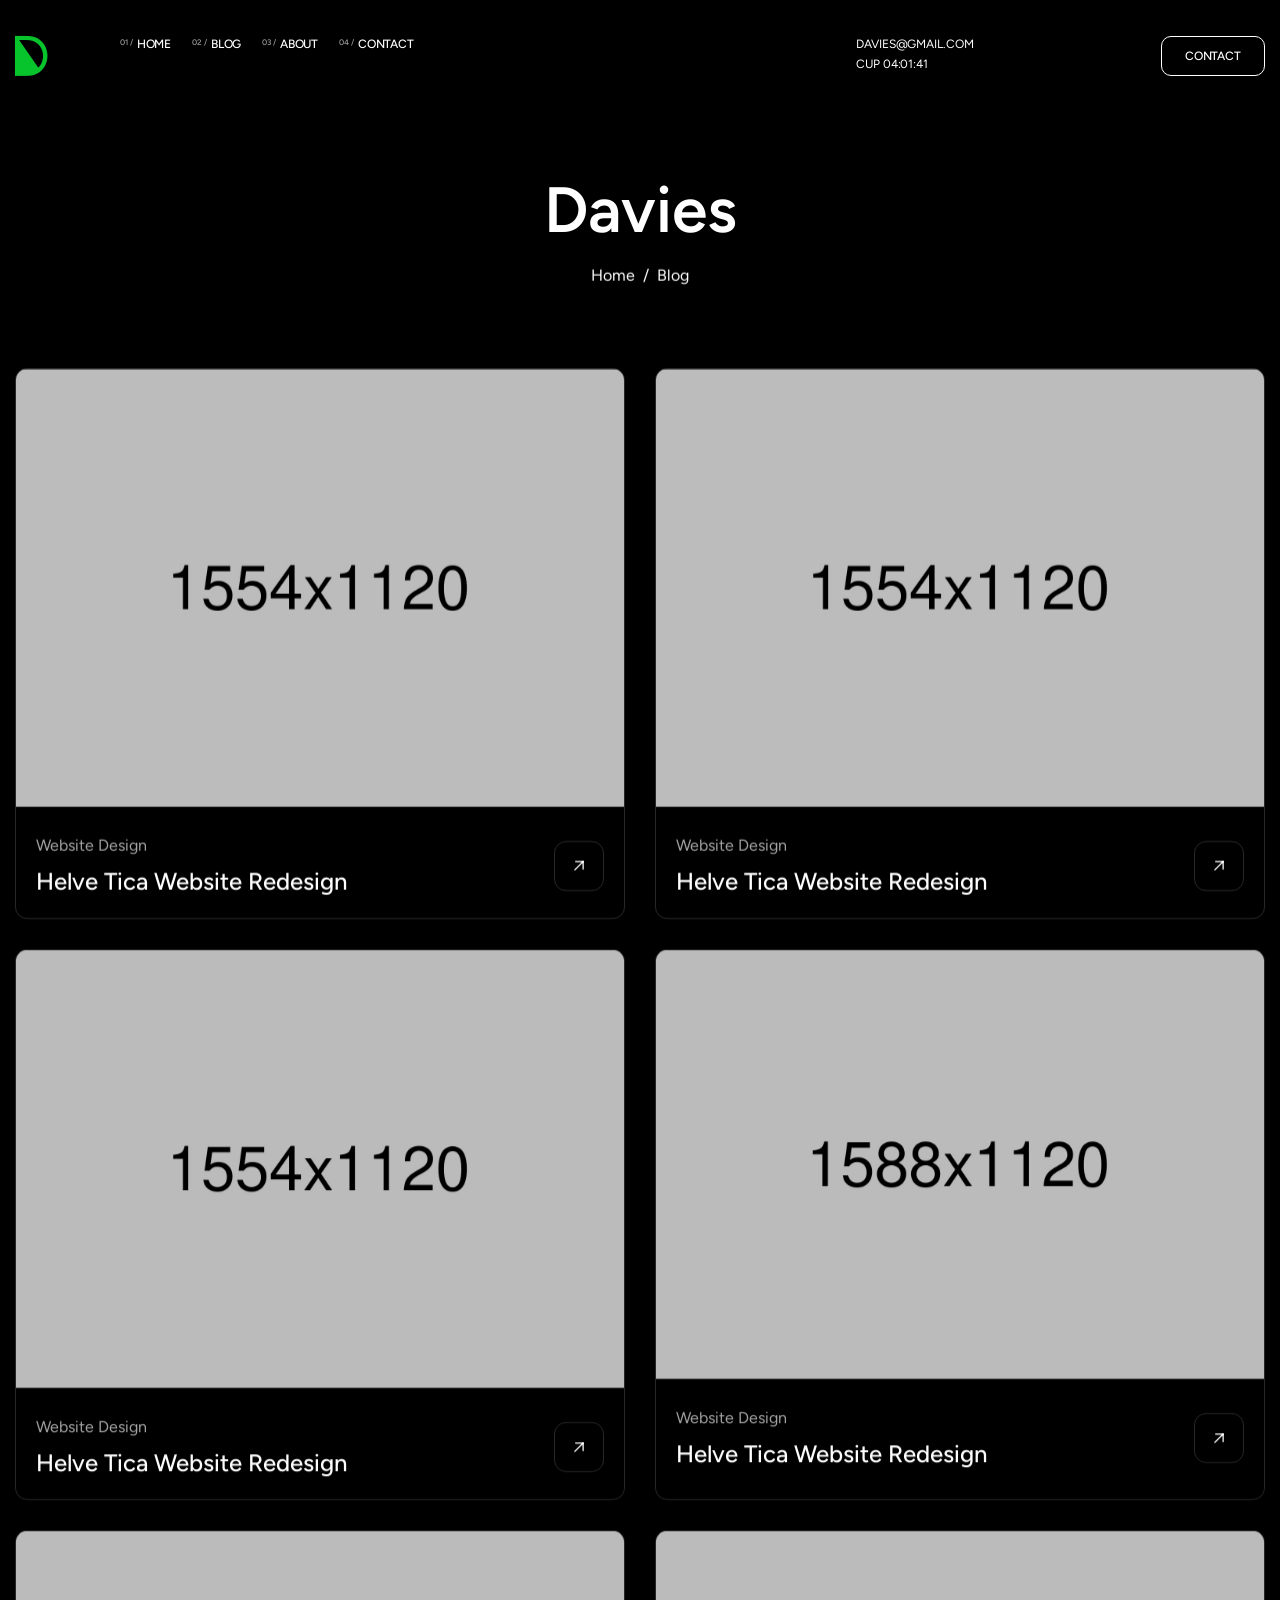
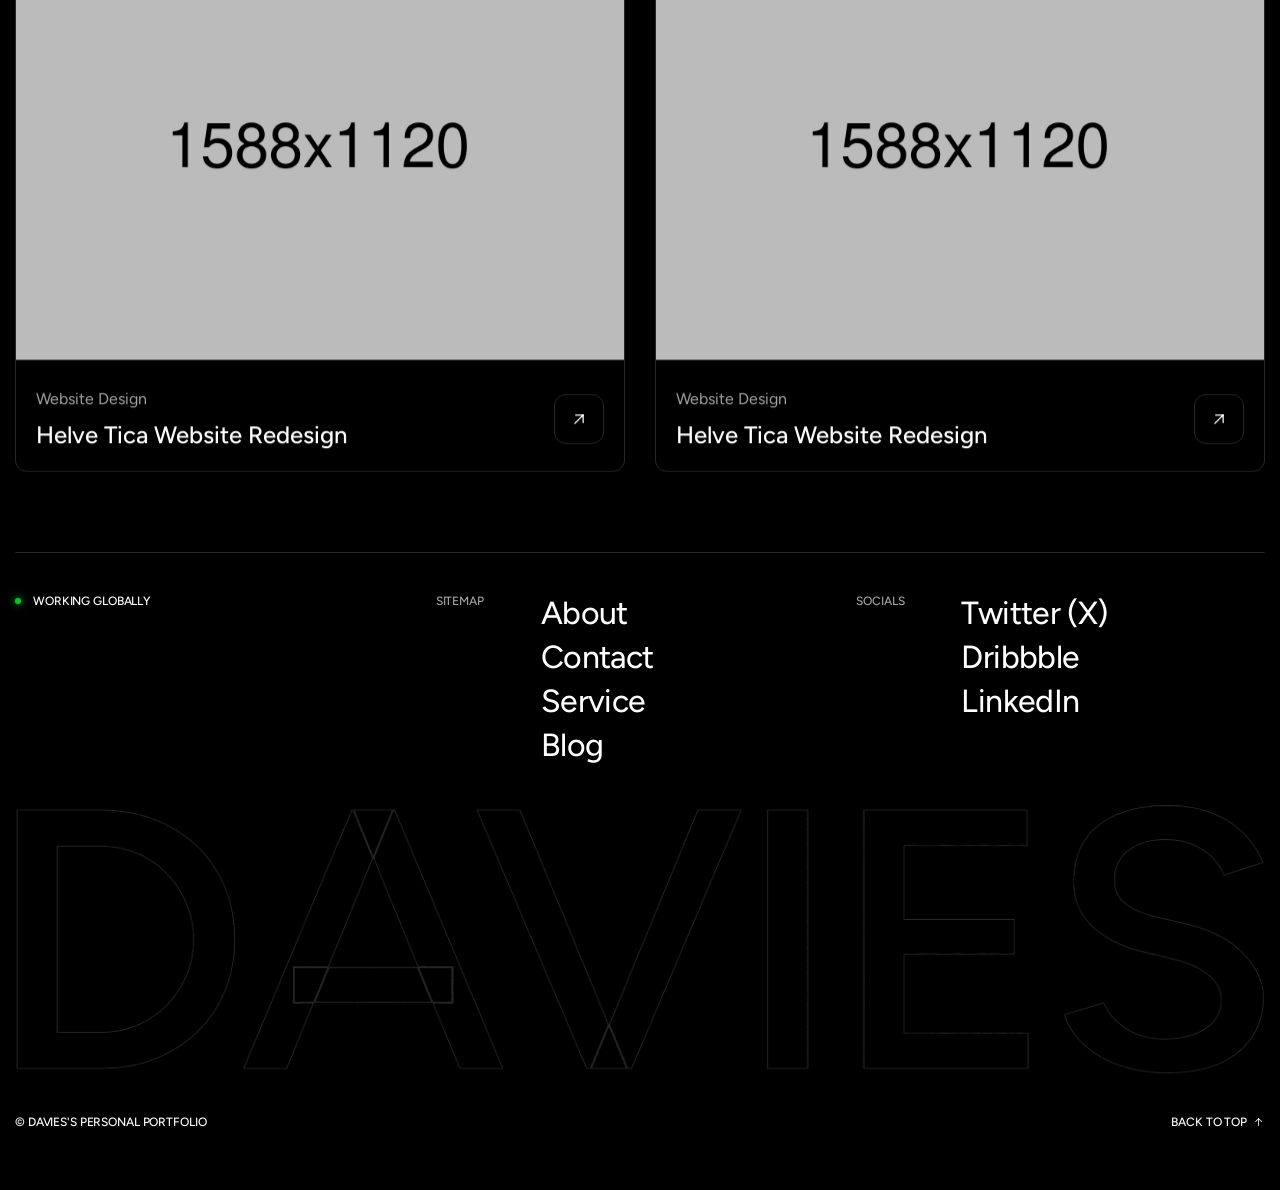
<file: blog-two-columns.html>
<!DOCTYPE html>

<!--[if IE 8]><html class="ie" xmlns="http://www.w3.org/1999/xhtml" xml:lang="en-US" lang="en-US"> <![endif]-->
<!--[if (gte IE 9)|!(IE)]><!-->
<html xmlns="http://www.w3.org/1999/xhtml" xml:lang="en-US" lang="en-US">
<!--<![endif]-->

<head>
    <meta charset="utf-8">
    <title>Davies - Personal Portfolio HTML Template</title>
    <meta name="author" content="themesflat.com">
    <meta name="viewport" content="width=device-width, initial-scale=1, maximum-scale=1">
    <meta name="description"
        content="Davies - Personal Portfolio is a sleek and modern HTML template designed for developers, designers, freelancers, and professionals who want to showcase their work online. Fully responsive, SEO-friendly, and easy to customize, it helps you create a strong personal brand and impress potential clients or employers.">

    <!-- font -->
    <link rel="stylesheet" href="assets/fonts/fonts.css">
    <link rel="stylesheet" href="assets/icon/icomoon/style.css">
    <!-- css -->
    <link rel="stylesheet" href="assets/css/bootstrap.min.css">
    <link rel="stylesheet" href="assets/css/swiper-bundle.min.css">
    <link rel="stylesheet" href="assets/css/animate.css">
    <link rel="stylesheet" href="assets/css/odometer.min.css">
    <link rel="stylesheet" type="text/css" href="assets/css/styles.css">

    <!-- Favicon and Touch Icons  -->
    <link rel="shortcut icon" href="assets/images/logo/favicon.svg">
    <link rel="apple-touch-icon-precomposed" href="assets/images/logo/favicon.svg">
</head>

<body class="counter-scroll">
    <canvas class="cursor-trail d-none d-xl-block" id="trail"></canvas>

    <!-- Scroll Top -->
    <button id="goTop">
        <span class="border-progress"></span>
        <span class="ic-wrap">
            <span class="icon icon-arrow-caret-right"></span>
        </span>
    </button>
    <!-- /Scroll Top -->

    <main id="wrapper">
        <!-- Header -->
        <header class="tf-header m-0">
            <div class="header-inner">
                <div class="container">
                    <div class="row">
                        <div class="col-6 col-md-1">
                            <a href="index.html" class="logo-site">
                                <i class="icon icon-davies-logo"></i>
                            </a>
                        </div>
                        <div class="col-7 d-none d-md-block">
                            <div class="box-navigation">
                                <ul class="nav-menu-main">
                                    <li class="menu-item"><a href="index.html" class="item-link link text-caption"><span>01 /</span>HOME</a></li>
                                    <li class="menu-item has-child">
                                        <a href="#" class="item-link link text-caption"><span>02 /</span>BLOG</a>
                                        <ul class="sub-menu">
                                            <li class="sub-menu-item"><a href="blog-standard.html" class="item-link link text-caption">BLOG
                                                    STANDARD</a></li>
                                            <li class="sub-menu-item"><a href="blog-two-columns.html" class="item-link link text-caption">BLOG GRID
                                                    2</a></li>
                                            <li class="sub-menu-item"><a href="blog-three-columns.html" class="item-link link text-caption">BLOG GRID
                                                    3</a></li>
                                        </ul>
                                    </li>
                                    <li class="menu-item"><a href="index.html" class="item-link link text-caption"><span>03
                                                /</span>ABOUT</a></li>
                                    <li class="menu-item"><a href="index.html" class="item-link link text-caption"><span>04
                                                /</span>CONTACT</a></li>
                                </ul>
                            </div>
                        </div>
                        <div class="col-3 col-md-2 d-none d-sm-block">
                            <div class="header-contact">
                                <a href="mailto:davies@gmail.com" class="link text-caption">DAVIES@GMAIL.COM</a>
                                <p class="text-caption">
                                    CUP <span class="clock"></span>
                                </p>
                            </div>
                        </div>
                        <div class="col-6 col-sm-3 col-md-2 d-flex justify-content-end align-items-start">
                            <a href="#mobileMenu" data-bs-toggle="offcanvas" class="btn-mobile-menu text-caption link d-md-none">
                                <i class="icon icon-menu"></i>
                                MENU
                            </a>
                            <a href="index.html" class="tf-btn d-none d-md-flex">
                                <span class="text-caption">
                                    CONTACT
                                </span>
                            </a>
                        </div>
                    </div>
                </div>
            </div>
        </header>
        <!-- /Header -->
        <div class="section-page-title">
            <div class="container text-center">
                <h1 class="page-title fw-semibold effectFade fadeZoom">Davies</h1>
                <div class="breadcrumbs effectFade fadeUp">
                    <a href="index.html" class="link">Home</a>
                    <div>/</div>
                    <div>Blog</div>
                </div>
            </div>
        </div>
        <!-- Blog Grid 3 -->
        <section class="section-blog flat-spacing">
            <div class="container">
                <div class="tf-grid-layout sm-col-2">
                    <div class="article-blog hover-img effectFade fadeUp no-div">
                        <a href="blog-single.html" class="blog-image img-style">
                            <img loading="lazy" width="426" height="307" src="assets/images/blog/blog-1.jpg" alt="Image">
                        </a>
                        <div class="blog-content">
                            <div class="infor">
                                <p class="infor_sub text-white-64">
                                    Website Design
                                </p>
                                <h6>
                                    <a href="blog-single.html" class="link infor_name">
                                        Helve Tica Website Redesign
                                    </a>
                                </h6>
                            </div>
                            <a href="blog-single.html" class="btn-action">
                                <i class="icon icon-arrow-top-right"></i>
                            </a>
                        </div>
                    </div>
                    <div class="article-blog hover-img effectFade fadeUp no-div">
                        <a href="blog-single.html" class="blog-image img-style">
                            <img loading="lazy" width="426" height="307" src="assets/images/blog/blog-2.jpg" alt="Image">
                        </a>
                        <div class="blog-content">
                            <div class="infor">
                                <p class="infor_sub text-white-64">
                                    Website Design
                                </p>
                                <h6>
                                    <a href="blog-single.html" class="link infor_name">
                                        Helve Tica Website Redesign
                                    </a>
                                </h6>
                            </div>
                            <a href="blog-single.html" class="btn-action">
                                <i class="icon icon-arrow-top-right"></i>
                            </a>
                        </div>
                    </div>
                    <div class="article-blog hover-img effectFade fadeUp no-div">
                        <a href="blog-single.html" class="blog-image img-style">
                            <img loading="lazy" width="426" height="307" src="assets/images/blog/blog-3.jpg" alt="Image">
                        </a>
                        <div class="blog-content">
                            <div class="infor">
                                <p class="infor_sub text-white-64">
                                    Website Design
                                </p>
                                <h6>
                                    <a href="blog-single.html" class="link infor_name">
                                        Helve Tica Website Redesign
                                    </a>
                                </h6>
                            </div>
                            <a href="blog-single.html" class="btn-action">
                                <i class="icon icon-arrow-top-right"></i>
                            </a>
                        </div>
                    </div>

                    <div class="article-blog hover-img effectFade fadeUp no-div">
                        <a href="blog-single.html" class="blog-image img-style">
                            <img loading="lazy" width="426" height="307" src="assets/images/blog/blog-4.jpg" alt="Image">
                        </a>
                        <div class="blog-content">
                            <div class="infor">
                                <p class="infor_sub text-white-64">
                                    Website Design
                                </p>
                                <h6>
                                    <a href="blog-single.html" class="link infor_name">
                                        Helve Tica Website Redesign
                                    </a>
                                </h6>
                            </div>
                            <a href="blog-single.html" class="btn-action">
                                <i class="icon icon-arrow-top-right"></i>
                            </a>
                        </div>
                    </div>
                    <div class="article-blog hover-img effectFade fadeUp no-div">
                        <a href="blog-single.html" class="blog-image img-style">
                            <img loading="lazy" width="426" height="307" src="assets/images/blog/blog-5.jpg" alt="Image">
                        </a>
                        <div class="blog-content">
                            <div class="infor">
                                <p class="infor_sub text-white-64">
                                    Website Design
                                </p>
                                <h6>
                                    <a href="blog-single.html" class="link infor_name">
                                        Helve Tica Website Redesign
                                    </a>
                                </h6>
                            </div>
                            <a href="blog-single.html" class="btn-action">
                                <i class="icon icon-arrow-top-right"></i>
                            </a>
                        </div>
                    </div>
                    <div class="article-blog hover-img effectFade fadeUp no-div">
                        <a href="blog-single.html" class="blog-image img-style">
                            <img loading="lazy" width="426" height="307" src="assets/images/blog/blog-6.jpg" alt="Image">
                        </a>
                        <div class="blog-content">
                            <div class="infor">
                                <p class="infor_sub text-white-64">
                                    Website Design
                                </p>
                                <h6>
                                    <a href="blog-single.html" class="link infor_name">
                                        Helve Tica Website Redesign
                                    </a>
                                </h6>
                            </div>
                            <a href="blog-single.html" class="btn-action">
                                <i class="icon icon-arrow-top-right"></i>
                            </a>
                        </div>
                    </div>
                </div>
            </div>
        </section>
        <!-- /Blog Grid 3 -->
        <!-- Footer -->
        <footer class="tf-footer">
            <div class="container">
                <div class="br-line"></div>
            </div>
            <div class="footer-inner">
                <div class="container">
                    <div class="row">
                        <div class="col-md-4">
                            <p class="title text-has-dot text-caption fw-medium mb-md-0">
                                <span class="br-dot"></span>
                                WORKING GLOBALLY
                            </p>
                        </div>
                        <div class="col-6 col-sm-2 col-md-1">
                            <p class="footer-heading text-caption fw-medium text-white-64">
                                SITEMAP
                            </p>
                        </div>
                        <div class="col-6 col-sm-4 col-md-3">
                            <ul class="footer-menu-list mb-sm-0">
                                <li><a href="index.html" class="link letter-space--2 h5">About</a></li>
                                <li><a href="index.html" class="link letter-space--2 h5">Contact</a></li>
                                <li><a href="index.html" class="link letter-space--2 h5">Service</a></li>
                                <li><a href="blog-standard.html" class="link letter-space--2 h5">Blog</a></li>
                            </ul>
                        </div>
                        <div class="col-6 col-sm-2 col-md-1">
                            <p class="footer-heading text-caption fw-medium text-white-64">
                                SOCIALS
                            </p>
                        </div>
                        <div class="col-6 col-sm-4 col-md-3">
                            <ul class="footer-menu-list mb-0">
                                <li><a href="#" class="link letter-space--2 h5">Twitter (X)</a></li>
                                <li><a href="#" class="link letter-space--2 h5">Dribbble</a></li>
                                <li><a href="#" class="link letter-space--2 h5">LinkedIn</a></li>
                            </ul>
                        </div>
                    </div>
                </div>
            </div>
            <div class="footer-bottom">
                <div class="container">
                    <div class="img-agency">
                        <img class="effectFade fadeZoom" loading="lazy" width="1293" height="269" src="assets/images/logo/agency.png" alt="Image">
                    </div>
                    <div class="bottom">
                        <p class="text-nocopy text-caption fw-medium letter-space--1">
                            © DAVIES'S PERSONAL PORTFOLIO
                        </p>

                        <a href="#" class="action-go-top tf-link-icon link text-caption fw-medium letter-space--1">
                            BACK TO TOP
                            <i class="icon icon-arrow-long-right"></i>
                        </a>
                    </div>
                </div>
            </div>
        </footer>
        <!-- /Footer -->
    </main>
    <!-- Mobile Menu -->
    <div class="offcanvas offcanvas-bottom offcanvas-menu" id="mobileMenu">
        <div class="offcanvas-content">
            <div class="container h-100">
                <div class="offcanvas-content_wrapin">
                    <div class="canvas_head">
                        <a href="index.html" class="logo-site">
                            <i class="icon icon-davies-logo"></i>
                        </a>
                        <a href="#" data-bs-dismiss="offcanvas" class="btn-mobile-menu text-caption link">
                            <i class="icon icon-close"></i>
                            CLOSE
                        </a>
                    </div>
                    <div class="canvas_center">
                        <ul class="nav-ul-mb">
                            <li>
                                <div class="item">
                                    <a href="index.html" class="mb-menu-link text-display-1">
                                        <span class="text">Home</span>
                                        <div class="infiniteSlide_text_main">
                                            <div class="infiniteSlide infiniteSlide_text" data-clone="5">
                                                <p class="text-body-2 letter-space--1">
                                                    <span class="text-primary">//</span> View Home
                                                </p>
                                                <p class="text-body-2 letter-space--1">
                                                    <span class="text-primary">//</span> View Home
                                                </p>
                                                <p class="text-body-2 letter-space--1">
                                                    <span class="text-primary">//</span> View Home
                                                </p>
                                            </div>
                                        </div>
                                    </a>
                                </div>
                            </li>
                            <li>
                                <div class="item">
                                    <div class="has-sub-menu">
                                        <a href="#dropdown-menu-1" class="mb-menu-link text-display-1 collapsed" data-bs-toggle="collapse"
                                            aria-expanded="false" aria-controls="dropdown-menu-1">
                                            <span class="text">Blog</span>
                                            <div class="infiniteSlide_text_main">
                                                <div class="infiniteSlide infiniteSlide_text" data-clone="5">
                                                    <p class="text-body-2 letter-space--1">
                                                        <span class="text-primary">//</span> View Blog
                                                    </p>
                                                    <p class="text-body-2 letter-space--1">
                                                        <span class="text-primary">//</span> View Blog
                                                    </p>
                                                    <p class="text-body-2 letter-space--1">
                                                        <span class="text-primary">//</span> View Blog
                                                    </p>
                                                </div>
                                            </div>
                                        </a>
                                        <div id="dropdown-menu-1" class="collapse">
                                            <ul class="sub-nav-menu">
                                                <li><a href="blog-standard.html" class="sub-nav-link">Blog Standard</a></li>
                                                <li><a href="blog-two-columns.html" class="sub-nav-link">Blog Grid 2</a></li>
                                                <li><a href="blog-three-columns.html" class="sub-nav-link">Blog Grid 3</a></li>
                                            </ul>
                                        </div>
                                    </div>
                                </div>
                            </li>
                            <li>
                                <div class="item">
                                    <a href="index.html" class="mb-menu-link text-display-1">
                                        <span class="text">About</span>
                                        <div class="infiniteSlide_text_main">
                                            <div class="infiniteSlide infiniteSlide_text" data-clone="5">
                                                <p class="text-body-2 letter-space--1">
                                                    <span class="text-primary">//</span> View About
                                                </p>
                                                <p class="text-body-2 letter-space--1">
                                                    <span class="text-primary">//</span> View About
                                                </p>
                                                <p class="text-body-2 letter-space--1">
                                                    <span class="text-primary">//</span> View About
                                                </p>
                                            </div>
                                        </div>
                                    </a>
                                </div>
                            </li>
                            <li>
                                <div class="item">
                                    <a href="index.html" class="mb-menu-link text-display-1">
                                        <span class="text">Contact</span>
                                        <div class="infiniteSlide_text_main">
                                            <div class="infiniteSlide infiniteSlide_text" data-clone="5">
                                                <p class="text-body-2 letter-space--1">
                                                    <span class="text-primary">//</span> View Contact
                                                </p>
                                                <p class="text-body-2 letter-space--1">
                                                    <span class="text-primary">//</span> View Contact
                                                </p>
                                                <p class="text-body-2 letter-space--1">
                                                    <span class="text-primary">//</span> View Contact
                                                </p>
                                            </div>
                                        </div>
                                    </a>
                                </div>
                            </li>
                        </ul>
                    </div>
                    <div class="canvas_foot">
                        <div class="left">
                            <a href="mailto:davies@gmail.com" class="link text-caption">DAVIES@GMAIL.COM</a>
                            <p class="text-caption">
                                CUP <span class="clock"></span>
                            </p>
                        </div>
                        <div class="right">
                            <a href="#" class="tf-link-icon text-caption link">
                                <i class="icon icon-arrow-top-right"></i>
                                TWITTER (X)
                            </a>
                            <a href="#" class="tf-link-icon text-caption link">
                                <i class="icon icon-arrow-top-right"></i>
                                DRIBBBLE
                            </a>
                            <a href="#" class="tf-link-icon text-caption link">
                                <i class="icon icon-arrow-top-right"></i>
                                LINKEDIN
                            </a>
                        </div>
                    </div>
                </div>
            </div>
        </div>
    </div>
    <!-- /Mobile Menu -->

    <!-- Javascript -->
    <script src="assets/js/bootstrap.min.js"></script>
    <script src="assets/js/jquery.min.js"></script>
    <script src="assets/js/swiper-bundle.min.js"></script>
    <script src="assets/js/carousel.js"></script>
    <script src="assets/js/infinityslide.js"></script>
    <script src="assets/js/ScrollSmooth.js"></script>
    <script src="assets/js/gsap.min.js"></script>
    <script src="assets/js/gsapAnimation.js"></script>
    <script src="assets/js/SplitText.min.js"></script>
    <script src="assets/js/ScrollTrigger.min.js"></script>
    <script src="assets/js/odometer.min.js"></script>
    <script src="assets/js/jquery.nice-select.min.js"></script>
    <script src="assets/js/main.js"></script>
</body>

</html>
</file>
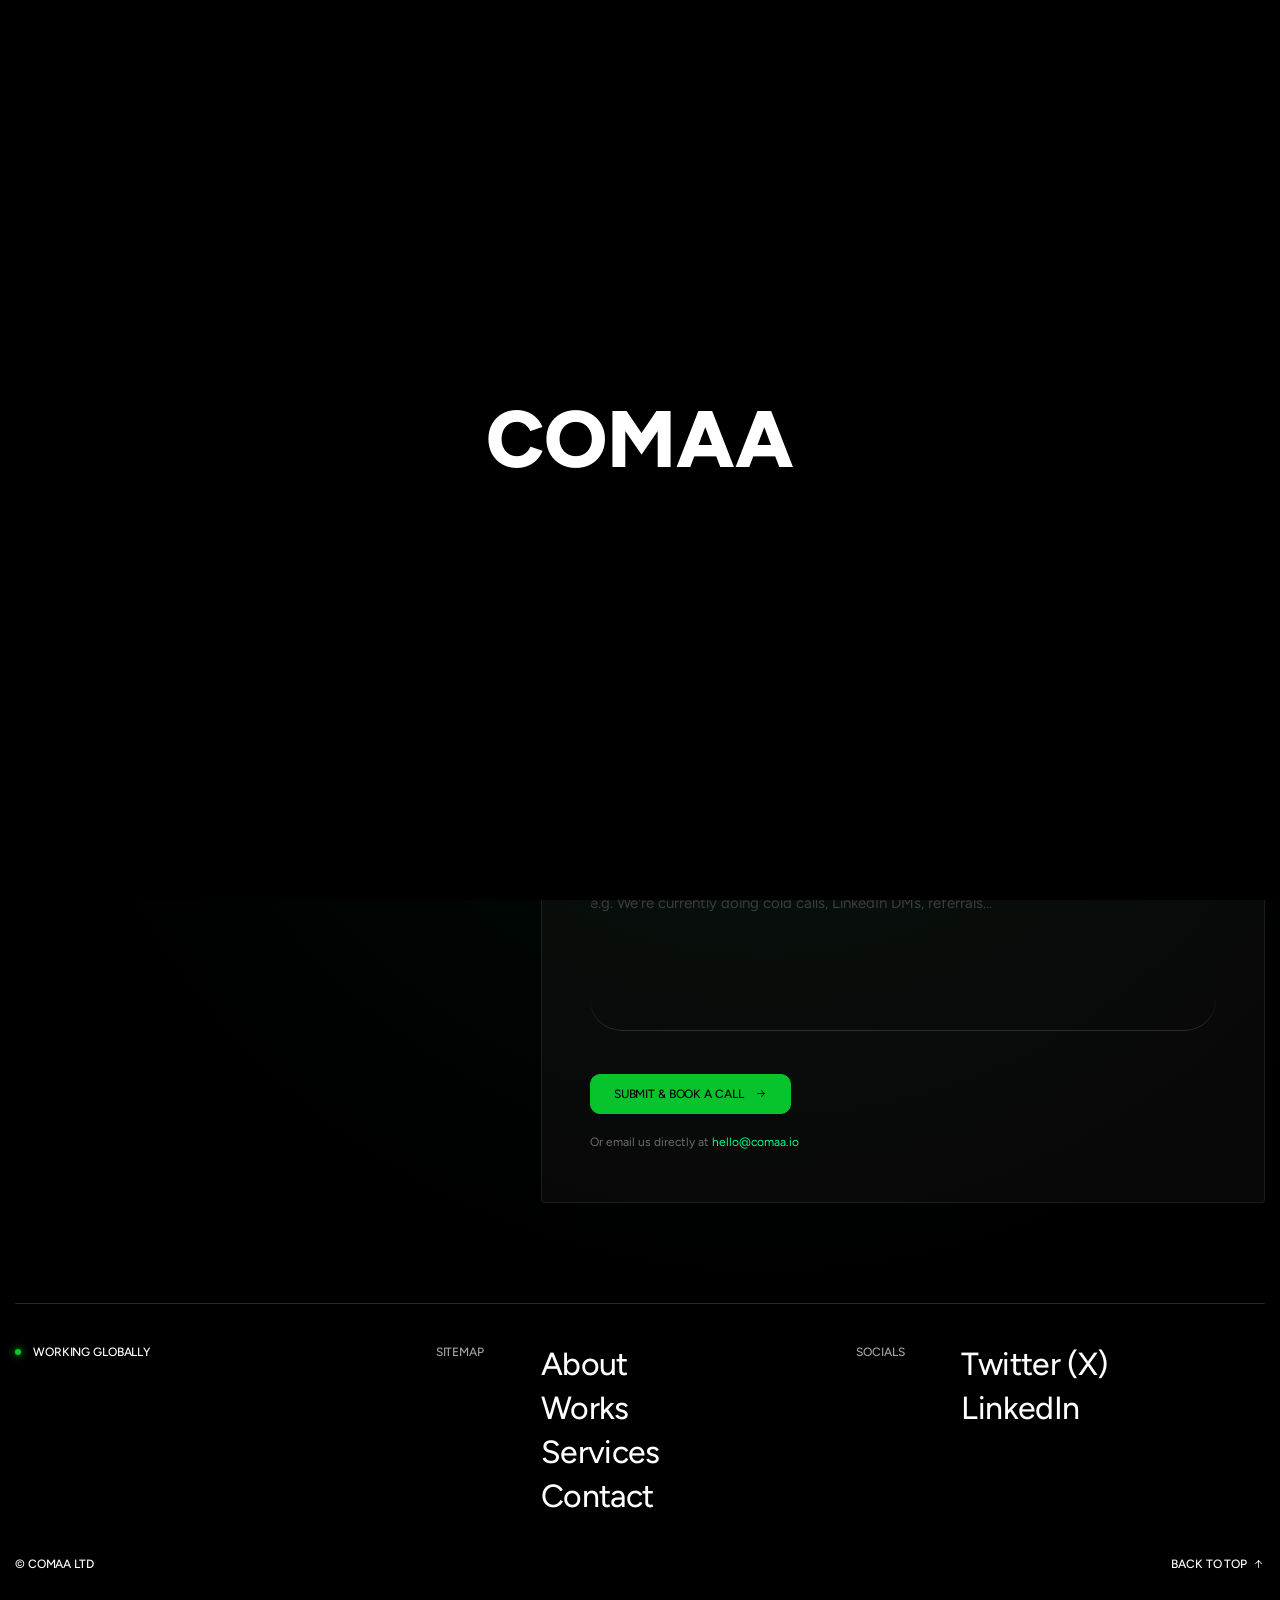
<file: getstarted.html>
<!DOCTYPE html>
<html xmlns="http://www.w3.org/1999/xhtml" xml:lang="en-US" lang="en-US">

<head>
    <meta charset="utf-8">
    <title>Get Started — Comaa</title>
    <meta name="author" content="comaa.io">
    <meta name="viewport" content="width=device-width, initial-scale=1, maximum-scale=1">
    <meta name="description" content="Start your outreach campaign with Comaa. Fill in your details and book a strategy call.">
    <meta property="og:title" content="Get Started — Comaa">
    <meta property="og:description" content="We book qualified meetings for B2B companies using AI-personalized cold email. You only pay per meeting booked.">
    <meta property="og:url" content="https://comaa.io/getstarted.html">

    <!-- font -->
    <link rel="stylesheet" href="assets/fonts/fonts.css">
    <link rel="stylesheet" href="assets/icon/icomoon/style.css">
    <!-- css -->
    <link rel="stylesheet" href="assets/css/bootstrap.min.css">
    <link rel="stylesheet" href="assets/css/swiper-bundle.min.css">
    <link rel="stylesheet" href="assets/css/animate.css">
    <link rel="stylesheet" href="assets/css/odometer.min.css">
    <link rel="stylesheet" href="assets/css/slick.css">
    <link rel="stylesheet" href="assets/css/slick.theme.css">
    <link rel="stylesheet" type="text/css" href="assets/css/styles.css">

    <!-- Favicon -->
    <link rel="shortcut icon" href="assets/images/logo/COMAA-logo.png" type="image/png">
    <link rel="icon" href="assets/images/logo/COMAA-logo.png" type="image/png">
    <link rel="apple-touch-icon" sizes="180x180" href="assets/images/logo/Comaa-logo.png">

    <style>
        .getstarted-hero {
            min-height: 100vh;
            display: flex;
            flex-direction: column;
            justify-content: center;
            padding: 160px 0 100px;
            position: relative;
            overflow: hidden;
        }

        .getstarted-hero::before {
            content: '';
            position: absolute;
            inset: 0;
            background: radial-gradient(ellipse at 60% 40%, rgba(0, 255, 136, 0.06) 0%, transparent 70%);
            pointer-events: none;
        }

        .gs-label {
            font-size: 11px;
            letter-spacing: 2px;
            text-transform: uppercase;
            color: rgba(255,255,255,0.48);
            margin-bottom: 16px;
            display: block;
        }

        .gs-title {
            font-size: clamp(2.5rem, 6vw, 5rem);
            font-weight: 600;
            line-height: 1.1;
            letter-spacing: -2px;
            margin-bottom: 16px;
        }

        .gs-subtitle {
            color: rgba(255,255,255,0.6);
            font-size: 1rem;
            max-width: 460px;
            line-height: 1.7;
            margin-bottom: 0;
        }

        .gs-form-wrap {
            background: rgba(255,255,255,0.03);
            border: 1px solid rgba(255,255,255,0.08);
            border-radius: 4px;
            padding: 48px;
        }

        @media (max-width: 767px) {
            .gs-form-wrap {
                padding: 28px 20px;
            }
        }

        .gs-field {
            position: relative;
            margin-bottom: 24px;
        }

        .gs-field label {
            display: block;
            font-size: 11px;
            letter-spacing: 2px;
            text-transform: uppercase;
            color: rgba(255,255,255,0.48);
            margin-bottom: 8px;
        }

        .gs-field label span {
            color: #00ff88;
        }

        .gs-input {
            width: 100%;
            background: transparent;
            border: none;
            border-bottom: 1px solid rgba(255,255,255,0.15);
            color: #fff;
            font-size: 15px;
            padding: 10px 0;
            outline: none;
            transition: border-color 0.3s;
            font-family: inherit;
        }

        .gs-input:focus {
            border-bottom-color: #00ff88;
        }

        .gs-input::placeholder {
            color: rgba(255,255,255,0.2);
        }

        .gs-select {
            width: 100%;
            background: transparent;
            border: none;
            border-bottom: 1px solid rgba(255,255,255,0.15);
            color: rgba(255,255,255,0.6);
            font-size: 15px;
            padding: 10px 0;
            outline: none;
            cursor: pointer;
            font-family: inherit;
            appearance: none;
            -webkit-appearance: none;
            background-image: url("data:image/svg+xml,%3Csvg xmlns='http://www.w3.org/2000/svg' width='12' height='8' viewBox='0 0 12 8'%3E%3Cpath d='M1 1l5 5 5-5' stroke='rgba(255,255,255,0.4)' stroke-width='1.5' fill='none'/%3E%3C/svg%3E");
            background-repeat: no-repeat;
            background-position: right 4px center;
            transition: border-color 0.3s;
        }

        .gs-select:focus {
            border-bottom-color: #00ff88;
        }

        .gs-select option {
            background: #0a0a0a;
            color: #fff;
        }

        .gs-textarea {
            width: 100%;
            background: transparent;
            border: none;
            border-bottom: 1px solid rgba(255,255,255,0.15);
            color: #fff;
            font-size: 15px;
            padding: 10px 0;
            outline: none;
            resize: none;
            font-family: inherit;
            min-height: 90px;
            transition: border-color 0.3s;
        }

        .gs-textarea:focus {
            border-bottom-color: #00ff88;
        }

        .gs-textarea::placeholder {
            color: rgba(255,255,255,0.2);
        }

        .gs-divider {
            border: none;
            border-top: 1px solid rgba(255,255,255,0.08);
            margin: 32px 0;
        }

        .gs-submit {
            cursor: pointer;
            font-family: inherit;
        }

        .gs-note {
            font-size: 12px;
            color: rgba(255,255,255,0.4);
            margin-top: 16px;
        }

        .gs-note a {
            color: #00ff88;
            text-decoration: none;
        }

        .row-fields {
            display: grid;
            grid-template-columns: 1fr 1fr;
            gap: 0 40px;
        }

        @media (max-width: 575px) {
            .row-fields {
                grid-template-columns: 1fr;
            }
        }
    </style>
</head>

<body class="counter-scroll">
    <canvas class="cursor-trail d-none d-xl-block" id="trail"></canvas>

    <!-- Preloader -->
    <div class="preloader overflow-hidden">
        <div class="site-name"><span>COMAA</span></div>
        <div class="preloader-gutters">
            <div class="bar"><div class="inner-bar"></div></div>
            <div class="bar"><div class="inner-bar"></div></div>
            <div class="bar"><div class="inner-bar"></div></div>
            <div class="bar"><div class="inner-bar"></div></div>
            <div class="bar"><div class="inner-bar"></div></div>
            <div class="bar"><div class="inner-bar"></div></div>
            <div class="bar"><div class="inner-bar"></div></div>
            <div class="bar"><div class="inner-bar"></div></div>
        </div>
    </div>
    <!-- /Preloader -->

    <main id="wrapper">

        <!-- Header -->
        <header class="tf-header">
            <div class="header-inner">
                <div class="container">
                    <div class="row">
                        <div class="col-6 col-md-1">
                            <a href="index.html" class="logo-site">
                                <img src="assets/images/logo/COMAA-logo.png" style="height:40px;">
                            </a>
                        </div>
                        <div class="col-7 d-none d-md-block">
                            <div class="box-navigation">
                                <ul class="nav-menu-main">
                                    <li class="menu-item"><a href="index.html#workScroll" class="item-link link text-caption"><span>01 /</span>WORKS</a></li>
                                    <li class="menu-item"><a href="index.html#serviceScroll" class="item-link link text-caption"><span>02 /</span>SERVICES</a></li>
                                    <li class="menu-item"><a href="index.html#aboutScroll" class="item-link link text-caption"><span>03 /</span>ABOUT</a></li>
                                    <li class="menu-item"><a href="index.html#contactScroll" class="item-link link text-caption"><span>04 /</span>CONTACT</a></li>
                                </ul>
                            </div>
                        </div>
                        <div class="col-3 col-md-2 d-none d-sm-block">
                            <div class="header-contact">
                                <a href="mailto:hello@comaa.io" class="link text-caption">HELLO@COMAA.IO</a>
                                <p class="text-caption">TIME MATTERS <span class="clock"></span></p>
                            </div>
                        </div>
                        <div class="col-6 col-sm-3 col-md-2 d-flex justify-content-end align-items-start">
                            <button type="button" class="btn-mobile-menu open-mb-menu text-caption text-white link">
                                <i class="icon icon-menu"></i>
                                MENU
                            </button>
                        </div>
                    </div>
                </div>
            </div>
        </header>
        <!-- /Header -->

        <!-- Get Started Section -->
        <section class="getstarted-hero">
            <div class="container">
                <div class="row align-items-start g-5">

                    <!-- Left: Heading -->
                    <div class="col-lg-4">
                        <span class="gs-label effectFade fadeUp">Get Started</span>
                        <h1 class="gs-title effectFade fadeUp">
                            Let's Fill<br>Your<br>Pipeline<span class="text-primary">_</span>
                        </h1>
                        <p class="gs-subtitle effectFade fadeUp">
                            Tell us about your business and goals. We'll review your details and reach out to book a strategy call — no commitment required.
                        </p>
                        <div class="br-line d-flex" style="margin-top:40px; max-width:200px;"></div>
                        <p class="text-caption" style="color:rgba(255,255,255,0.4); margin-top:24px; line-height:1.8;">
                            You only pay when a qualified<br>prospect books a meeting.
                        </p>
                    </div>

                    <!-- Right: Form -->
                    <div class="col-lg-7 offset-lg-1">
                        <div class="gs-form-wrap">
                            <form action="https://formspree.io/f/xwvwyvgw" method="POST">

                                <!-- Redirect to Calendly after submit -->
                                <input type="hidden" name="_next" value="https://comaa.io/thankyou.html">

                                <div class="row-fields">
                                    <div class="gs-field">
                                        <label>Full Name <span>*</span></label>
                                        <input class="gs-input" type="text" name="full_name" required placeholder="John Smith">
                                    </div>
                                    <div class="gs-field">
                                        <label>Company Name <span>*</span></label>
                                        <input class="gs-input" type="text" name="company_name" required placeholder="Acme Inc.">
                                    </div>
                                </div>

                                <div class="row-fields">
                                    <div class="gs-field">
                                        <label>Email <span>*</span></label>
                                        <input class="gs-input" type="email" name="email" required placeholder="john@acme.com">
                                    </div>
                                    <div class="gs-field">
                                        <label>Phone Number</label>
                                        <input class="gs-input" type="tel" name="phone" placeholder="+1 234 567 8900">
                                    </div>
                                </div>

                                <div class="gs-field">
                                    <label>Plan you're interested in <span>*</span></label>
                                    <select class="gs-select" name="plan_interest" required>
                                        <option value="" disabled selected>Select a plan</option>
                                        <option value="Performance — $299/mo + $49 per meeting">Performance — $299/mo + $49 per meeting</option>
                                        <option value="Starter — $899/mo (4,000 leads)">Starter — $899/mo (4,000 leads)</option>
                                        <option value="Growth — $1,299/mo (8,000 leads)">Growth — $1,299/mo (8,000 leads)</option>
                                        <option value="Scale — Custom">Scale — Custom</option>
                                    </select>
                                </div>

                                <div class="gs-field">
                                    <label>Website</label>
                                    <input class="gs-input" type="url" name="website" placeholder="https://yoursite.com">
                                </div>

                                <hr class="gs-divider">

                                <div class="gs-field">
                                    <label>Industry <span>*</span></label>
                                    <select class="gs-select" name="industry" required>
                                        <option value="" disabled selected>Select your industry</option>
                                        <option value="SaaS / Software">SaaS / Software</option>
                                        <option value="E-commerce">E-commerce</option>
                                        <option value="Real Estate">Real Estate</option>
                                        <option value="Recruitment / Staffing">Recruitment / Staffing</option>
                                        <option value="Marketing / Agency">Marketing / Agency</option>
                                        <option value="Finance / Fintech">Finance / Fintech</option>
                                        <option value="Healthcare">Healthcare</option>
                                        <option value="Professional Services">Professional Services</option>
                                        <option value="Manufacturing">Manufacturing</option>
                                        <option value="Other">Other</option>
                                    </select>
                                </div>

                                <div class="gs-field">
                                    <label>How many meetings per month are you looking for? <span>*</span></label>
                                    <select class="gs-select" name="meetings_per_month" required>
                                        <option value="" disabled selected>Select a range</option>
                                        <option value="5-10">5 – 10 meetings/month</option>
                                        <option value="10-20">10 – 20 meetings/month</option>
                                        <option value="20-40">20 – 40 meetings/month</option>
                                        <option value="40+">40+ meetings/month</option>
                                    </select>
                                </div>

                                <div class="gs-field">
                                    <label>What's your current outreach strategy?</label>
                                    <textarea class="gs-textarea" name="current_strategy" placeholder="e.g. We're currently doing cold calls, LinkedIn DMs, referrals..."></textarea>
                                </div>

                                <div style="margin-top: 36px;">
                                    <button type="submit" class="gs-submit tf-btn style-fill animate-btn animate-dark">
                                        SUBMIT & BOOK A CALL
                                        <i class="icon icon-arrow-long-right"></i>
                                    </button>
                                    <p class="gs-note">
                                        Or email us directly at <a href="mailto:hello@comaa.io">hello@comaa.io</a>
                                    </p>
                                </div>

                            </form>
                        </div>
                    </div>

                </div>
            </div>
        </section>
        <!-- /Get Started -->

        <!-- Footer -->
        <footer class="tf-footer">
            <div class="container">
                <div class="br-line"></div>
            </div>
            <div class="footer-inner">
                <div class="container">
                    <div class="row">
                        <div class="col-md-4">
                            <p class="title text-has-dot text-caption fw-medium mb-md-0">
                                <span class="br-dot"></span>
                                WORKING GLOBALLY
                            </p>
                        </div>
                        <div class="col-6 col-sm-2 col-md-1">
                            <p class="footer-heading text-caption fw-medium text-white-64">SITEMAP</p>
                        </div>
                        <div class="col-6 col-sm-4 col-md-3">
                            <ul class="footer-menu-list mb-sm-0">
                                <li><a href="index.html#aboutScroll" class="link letter-space--2 h5">About</a></li>
                                <li><a href="index.html#workScroll" class="link letter-space--2 h5">Works</a></li>
                                <li><a href="index.html#serviceScroll" class="link letter-space--2 h5">Services</a></li>
                                <li><a href="index.html#contactScroll" class="link letter-space--2 h5">Contact</a></li>
                            </ul>
                        </div>
                        <div class="col-6 col-sm-2 col-md-1">
                            <p class="footer-heading text-caption fw-medium text-white-64">SOCIALS</p>
                        </div>
                        <div class="col-6 col-sm-4 col-md-3">
                            <ul class="footer-menu-list mb-0">
                                <li><a href="#" class="link letter-space--2 h5">Twitter (X)</a></li>
                                <li><a href="#" class="link letter-space--2 h5">LinkedIn</a></li>
                            </ul>
                        </div>
                    </div>
                </div>
            </div>
            <div class="footer-bottom">
                <div class="container">
                    <div class="bottom">
                        <p class="text-nocopy text-caption fw-medium letter-space--1">© COMAA LTD</p>
                        <a href="#" class="action-go-top tf-link-icon link text-caption fw-medium letter-space--1">
                            BACK TO TOP
                            <i class="icon icon-arrow-long-right"></i>
                        </a>
                    </div>
                </div>
            </div>
        </footer>
        <!-- /Footer -->

    </main>

    <!-- Javascript -->
    <script src="assets/js/jquery.min.js"></script>
    <script src="assets/js/bootstrap.min.js"></script>
    <script src="assets/js/jquery.nice-select.min.js"></script>
    <script src="assets/js/swiper-bundle.min.js"></script>
    <script src="assets/js/slick.min.js"></script>
    <script src="assets/js/odometer.min.js"></script>
    <script src="assets/js/carousel.js"></script>
    <script src="assets/js/infinityslide.js"></script>
    <script src="assets/js/ScrollSmooth.js"></script>
    <script src="assets/js/gsap.min.js"></script>
    <script src="assets/js/SplitText.min.js"></script>
    <script src="assets/js/ScrollTrigger.min.js"></script>
    <script src="assets/js/ScrollToPlugin.min.js"></script>
    <script src="assets/js/gsapAnimation.js"></script>
    <script src="assets/js/main.js"></script>

</body>
</html>
</file>
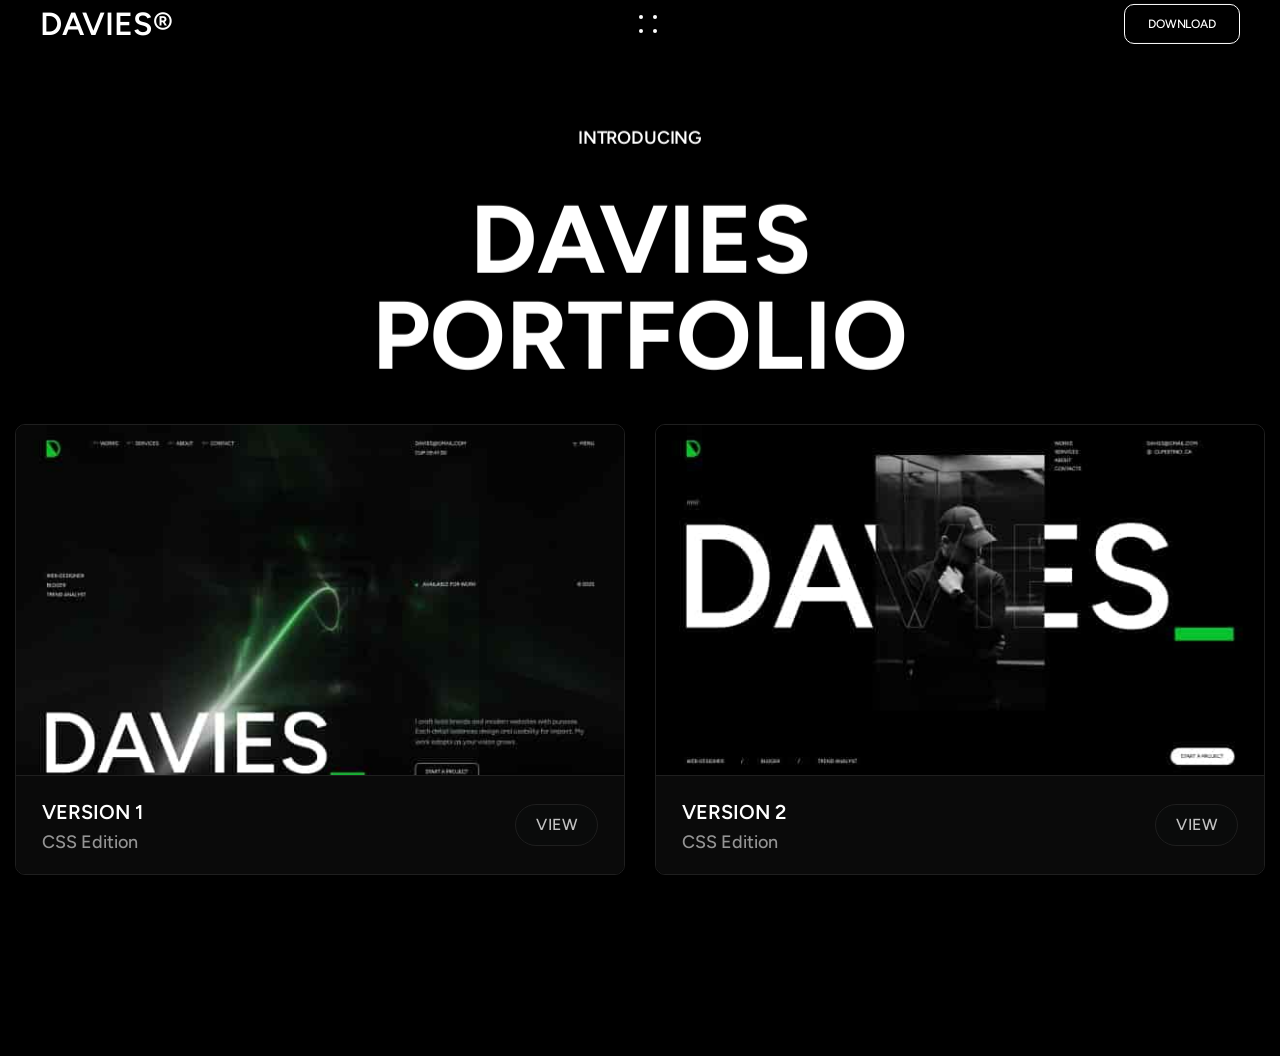
<file: landing.html>
<!DOCTYPE html>

<!--[if IE 8]><html class="ie" xmlns="http://www.w3.org/1999/xhtml" xml:lang="en-US" lang="en-US"> <![endif]-->
<!--[if (gte IE 9)|!(IE)]><!-->
<html xmlns="http://www.w3.org/1999/xhtml" xml:lang="en-US" lang="en-US">
<!--<![endif]-->

<head>
    <meta charset="utf-8">
    <title>Davies - Personal Portfolio HTML Template</title>
    <meta name="author" content="themesflat.com">
    <meta name="viewport" content="width=device-width, initial-scale=1, maximum-scale=1">
    <meta name="description"
        content="Davies - Personal Portfolio is a sleek and modern HTML template designed for developers, designers, freelancers, and professionals who want to showcase their work online. Fully responsive, SEO-friendly, and easy to customize, it helps you create a strong personal brand and impress potential clients or employers.">

    <!-- font -->
    <link rel="stylesheet" href="assets/fonts/fonts.css">
    <link rel="stylesheet" href="assets/icon/icomoon/style.css">
    <!-- css -->
    <link rel="stylesheet" href="assets/css/bootstrap.min.css">
    <link rel="stylesheet" href="assets/css/swiper-bundle.min.css">
    <link rel="stylesheet" href="assets/css/animate.css">
    <link rel="stylesheet" href="assets/css/odometer.min.css">
    <link rel="stylesheet" type="text/css" href="assets/css/styles.css">

    <!-- Favicon and Touch Icons  -->
    <link rel="shortcut icon" href="assets/images/logo/favicon.svg">
    <link rel="apple-touch-icon-precomposed" href="assets/images/logo/favicon.svg">
</head>

<body class="counter-scroll">
    <canvas class="cursor-trail d-none d-xl-block" id="trail"></canvas>
    <main id="wrapper">
        <div id="smooth-wrapper">
            <div id="smooth-content">
                <!-- Header -->
                <header class="header-area">
                    <div class="area-left">
                        <h5 class="fw-semibold">
                            DAVIES®
                        </h5>
                    </div>
                    <div class="header-middle">
                        <div class="humberg-menu">
                            <span></span>
                            <span></span>
                            <span></span>
                            <span></span>
                        </div>
                    </div>
                    <a href="#" class="tf-btn">
                        DOWNLOAD
                    </a>
                </header>
                <!-- /Header -->
                <!-- Demo -->
                <section class="section-demo flat-spacing">
                    <div class="container">
                        <div class="s-header d-block text-center">
                            <p class="mini-title text-body-1 letter-space--1 fw-semibold effectFade fadeUp">
                                INTRODUCING
                            </p>
                            <h1 class="fw-bold text-display-1">
                                <span class="effectFade fadeUp d-block">DAVIES</span>
                                <span class="effectFade fadeUp d-block">PORTFOLIO</span>
                            </h1>
                        </div>
                        <div class="tf-grid-layout md-col-2">
                            <div class="effectFade fadeZoom">
                                <a href="index.html" target="_blank" class="demo-box w-100">
                                    <div class="img-box">
                                        <img src="assets/images/demo/version-1.jpg" alt="demo">
                                    </div>
                                    <div class="content-box">
                                        <div class="left">
                                            <h4>Version 1</h4>
                                            <p>CSS Edition</p>
                                        </div>
                                        <span class="view">View</span>
                                    </div>
                                </a>
                            </div>
                            <div class="effectFade fadeZoom">
                                <a href="version-2.html" target="_blank" class="demo-box w-100">
                                    <div class="img-box">
                                        <img src="assets/images/demo/version-2.jpg" alt="demo">
                                    </div>
                                    <div class="content-box">
                                        <div class="left">
                                            <h4>Version 2</h4>
                                            <p>CSS Edition</p>
                                        </div>
                                        <span class="view">View</span>
                                    </div>
                                </a>
                            </div>
                        </div>
                    </div>
                </section>
                <!-- /Demo -->
                <!-- Footer -->
                <footer class="footer-area">
                    <a href="#" target="_blank" class="link fw-semibold">
                        <p>©2025 WP River</p>
                    </a>
                    <div class="right">
                        <a href="#" class="link fw-semibold">BUILT IN HTML</a>
                    </div>
                </footer>
                <!-- /Footer -->
            </div>
        </div>
    </main>


    <!-- Javascript -->
    <script src="assets/js/bootstrap.min.js"></script>
    <script src="assets/js/jquery.min.js"></script>

    <script src="assets/js/gsap.min.js"></script>
    <script src="assets/js/ScrollTrigger.min.js"></script>
    <script src="assets/js/SplitText.min.js"></script>
    <script src="assets/js/ScrollSmoother.min.js"></script>
    <script src="assets/js/gsapAnimation.js"></script>
</body>

</html>
</file>
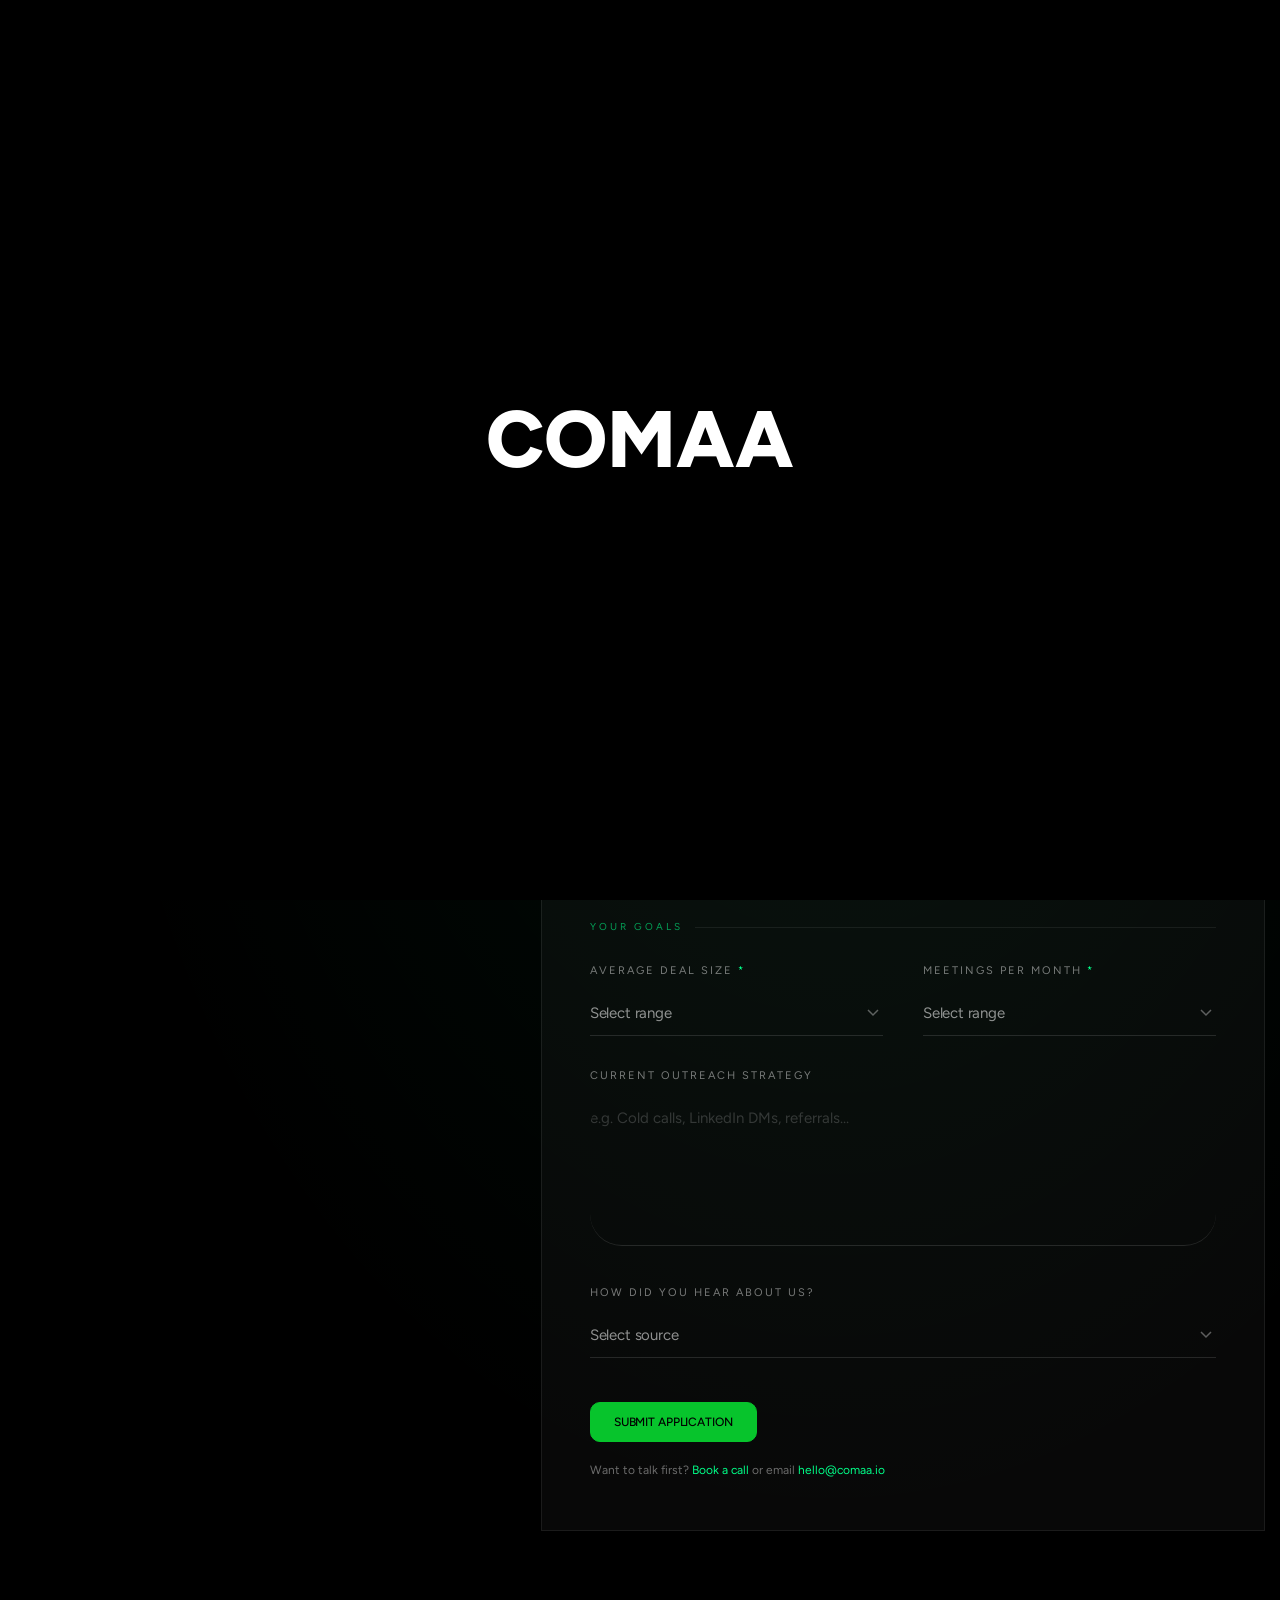
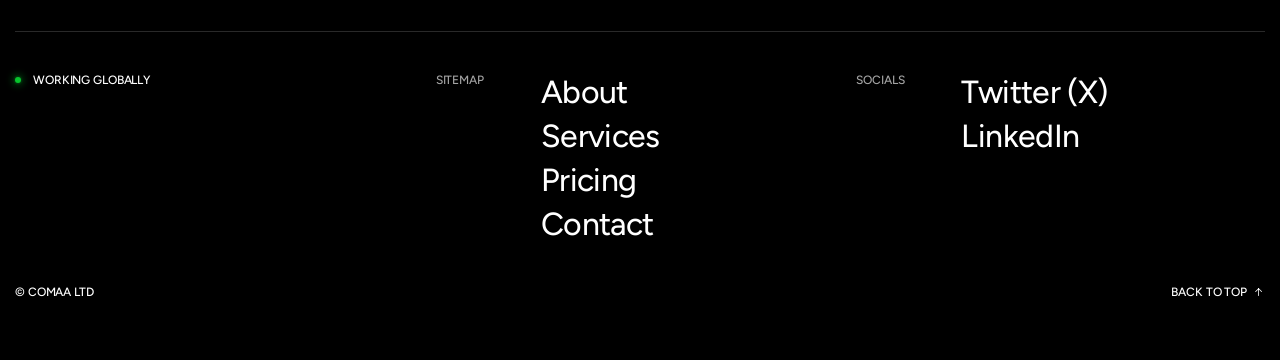
<file: questionnaire.html>
<!DOCTYPE html>
<html xmlns="http://www.w3.org/1999/xhtml" xml:lang="en-US" lang="en-US">

<head>
    <meta charset="utf-8">
    <title>Apply to Work With Us — Comaa</title>
    <meta name="author" content="comaa.io">
    <meta name="viewport" content="width=device-width, initial-scale=1, maximum-scale=1">
    <meta name="description" content="Tell us about your business. If you're a good fit we'll send your payment link within 24 hours.">
    <meta name="robots" content="noindex">

    <!-- font -->
    <link rel="stylesheet" href="assets/fonts/fonts.css">
    <link rel="stylesheet" href="assets/icon/icomoon/style.css">
    <!-- css -->
    <link rel="stylesheet" href="assets/css/bootstrap.min.css">
    <link rel="stylesheet" href="assets/css/animate.css">
    <link rel="stylesheet" type="text/css" href="assets/css/styles.css">

    <!-- Favicon -->
    <link rel="shortcut icon" href="assets/images/logo/COMAA-logo.png" type="image/png">
    <link rel="icon" href="assets/images/logo/COMAA-logo.png" type="image/png">
    <link rel="apple-touch-icon" sizes="180x180" href="assets/images/logo/Comaa-logo.png">

    <style>
        .q-wrap {
            min-height: 100vh;
            padding: 140px 0 100px;
            position: relative;
        }

        .q-wrap::before {
            content: '';
            position: absolute;
            inset: 0;
            background: radial-gradient(ellipse at 65% 30%, rgba(0,255,136,0.05) 0%, transparent 65%);
            pointer-events: none;
        }

        .q-label {
            font-size: 11px;
            letter-spacing: 3px;
            text-transform: uppercase;
            color: #00ff88;
            margin-bottom: 14px;
            display: block;
        }

        .q-title {
            font-size: clamp(2.2rem, 5vw, 4rem);
            font-weight: 600;
            letter-spacing: -2px;
            line-height: 1.1;
            margin-bottom: 14px;
        }

        .q-subtitle {
            color: rgba(255,255,255,0.55);
            font-size: 0.95rem;
            line-height: 1.7;
            max-width: 420px;
        }

        .q-form-card {
            background: rgba(255,255,255,0.03);
            border: 1px solid rgba(255,255,255,0.08);
            padding: 48px;
        }

        @media (max-width: 767px) {
            .q-form-card { padding: 28px 20px; }
        }

        .q-section-title {
            font-size: 10px;
            letter-spacing: 3px;
            text-transform: uppercase;
            color: rgba(0,255,136,0.6);
            margin: 32px 0 20px;
            display: flex;
            align-items: center;
            gap: 12px;
        }

        .q-section-title::after {
            content: '';
            flex: 1;
            height: 1px;
            background: rgba(255,255,255,0.07);
        }

        .q-section-title:first-child { margin-top: 0; }

        .q-field {
            margin-bottom: 28px;
        }

        .q-field label {
            display: block;
            font-size: 11px;
            letter-spacing: 2px;
            text-transform: uppercase;
            color: rgba(255,255,255,0.45);
            margin-bottom: 8px;
        }

        .q-field label span { color: #00ff88; }

        .q-input, .q-select, .q-textarea {
            width: 100%;
            background: transparent;
            border: none;
            border-bottom: 1px solid rgba(255,255,255,0.12);
            color: #fff;
            font-size: 15px;
            padding: 10px 0;
            outline: none;
            font-family: inherit;
            transition: border-color 0.3s;
        }

        .q-input:focus, .q-select:focus, .q-textarea:focus {
            border-bottom-color: #00ff88;
        }

        .q-input::placeholder, .q-textarea::placeholder {
            color: rgba(255,255,255,0.18);
        }

        .q-select {
            appearance: none;
            -webkit-appearance: none;
            cursor: pointer;
            color: rgba(255,255,255,0.55);
            background-image: url("data:image/svg+xml,%3Csvg xmlns='http://www.w3.org/2000/svg' width='12' height='8' viewBox='0 0 12 8'%3E%3Cpath d='M1 1l5 5 5-5' stroke='rgba(255,255,255,0.35)' stroke-width='1.5' fill='none'/%3E%3C/svg%3E");
            background-repeat: no-repeat;
            background-position: right 4px center;
        }

        .q-select option { background: #0a0a0a; color: #fff; }

        .q-textarea {
            resize: none;
            min-height: 80px;
        }

        .q-row {
            display: grid;
            grid-template-columns: 1fr 1fr;
            gap: 0 40px;
        }

        @media (max-width: 575px) {
            .q-row { grid-template-columns: 1fr; }
        }

        .q-submit {
            cursor: pointer;
            font-family: inherit;
            margin-top: 8px;
        }

        /* Success state */
        .q-success {
            display: none;
            text-align: center;
            padding: 60px 40px;
        }

        .q-success.show { display: block; }
        .q-form-inner.hide { display: none; }

        .success-icon {
            width: 64px;
            height: 64px;
            border-radius: 50%;
            background: rgba(0,255,136,0.1);
            border: 1px solid rgba(0,255,136,0.3);
            display: flex;
            align-items: center;
            justify-content: center;
            margin: 0 auto 28px;
        }

        .success-title {
            font-size: clamp(1.4rem, 3vw, 2rem);
            font-weight: 600;
            letter-spacing: -1px;
            margin-bottom: 16px;
        }

        .success-msg {
            color: rgba(255,255,255,0.6);
            font-size: 1rem;
            line-height: 1.7;
            max-width: 420px;
            margin: 0 auto 32px;
        }

        .q-note {
            font-size: 12px;
            color: rgba(255,255,255,0.4);
            margin-top: 16px;
        }

        .q-note a {
            color: #00ff88;
            text-decoration: none;
        }
    </style>
</head>

<body class="counter-scroll">
    <canvas class="cursor-trail d-none d-xl-block" id="trail"></canvas>

    <!-- Preloader -->
    <div class="preloader overflow-hidden">
        <div class="site-name"><span>COMAA</span></div>
        <div class="preloader-gutters">
            <div class="bar"><div class="inner-bar"></div></div>
            <div class="bar"><div class="inner-bar"></div></div>
            <div class="bar"><div class="inner-bar"></div></div>
            <div class="bar"><div class="inner-bar"></div></div>
            <div class="bar"><div class="inner-bar"></div></div>
            <div class="bar"><div class="inner-bar"></div></div>
            <div class="bar"><div class="inner-bar"></div></div>
            <div class="bar"><div class="inner-bar"></div></div>
        </div>
    </div>

    <main id="wrapper">

        <!-- Header -->
        <header class="tf-header">
            <div class="header-inner">
                <div class="container">
                    <div class="row">
                        <div class="col-6 col-md-1">
                            <a href="index.html" class="logo-site">
                                <img src="assets/images/logo/COMAA-logo.png" style="height:40px;">
                            </a>
                        </div>
                        <div class="col-7 d-none d-md-block">
                            <div class="box-navigation">
                                <ul class="nav-menu-main">
                                    <li class="menu-item"><a href="index.html#workScroll" class="item-link link text-caption"><span>01 /</span>WORKS</a></li>
                                    <li class="menu-item"><a href="index.html#serviceScroll" class="item-link link text-caption"><span>02 /</span>SERVICES</a></li>
                                    <li class="menu-item"><a href="index.html#aboutScroll" class="item-link link text-caption"><span>03 /</span>ABOUT</a></li>
                                    <li class="menu-item"><a href="index.html#pricingScroll" class="item-link link text-caption"><span>04 /</span>PRICING</a></li>
                                    <li class="menu-item"><a href="index.html#contactScroll" class="item-link link text-caption"><span>05 /</span>CONTACT</a></li>
                                </ul>
                            </div>
                        </div>
                        <div class="col-3 col-md-2 d-none d-sm-block">
                            <div class="header-contact">
                                <a href="mailto:hello@comaa.io" class="link text-caption">HELLO@COMAA.IO</a>
                                <p class="text-caption">TIME MATTERS <span class="clock"></span></p>
                            </div>
                        </div>
                        <div class="col-6 col-sm-3 col-md-2 d-flex justify-content-end align-items-start">
                            <button type="button" class="btn-mobile-menu open-mb-menu text-caption text-white link">
                                <i class="icon icon-menu"></i> MENU
                            </button>
                        </div>
                    </div>
                </div>
            </div>
        </header>

        <!-- Questionnaire -->
        <section class="q-wrap">
            <div class="container">
                <div class="row align-items-start g-5">

                    <!-- Left -->
                    <div class="col-lg-4">
                        <span class="q-label">Application</span>
                        <h1 class="q-title">Tell Us About Your Business<span class="text-primary">_</span></h1>
                        <p class="q-subtitle">Fill in the details below. If you're a good fit, we'll send your payment link within 24 hours — no calls required.</p>
                        <div class="br-line d-flex" style="margin-top:36px; max-width:180px;"></div>
                        <p class="text-caption" style="color:rgba(255,255,255,0.35); margin-top:20px; line-height:1.9;">
                            You only pay when qualified<br>prospects book meetings.
                        </p>
                    </div>

                    <!-- Right: Form -->
                    <div class="col-lg-7 offset-lg-1">
                        <div class="q-form-card">

                            <!-- Success message -->
                            <div class="q-success" id="qSuccess">
                                <div class="success-icon">
                                    <svg width="26" height="26" viewBox="0 0 24 24" fill="none">
                                        <path d="M5 12L10 17L19 7" stroke="#00ff88" stroke-width="2" stroke-linecap="round" stroke-linejoin="round"/>
                                    </svg>
                                </div>
                                <h2 class="success-title">You're in the queue<span class="text-primary">_</span></h2>
                                <p class="success-msg">Thanks! We've received your details. If you're a good fit we'll send your payment link within 24 hours.</p>
                                <a href="index.html" class="tf-btn style-fill animate-btn animate-dark">
                                    <span class="text-caption fw-medium">BACK TO HOME</span>
                                </a>
                            </div>

                            <!-- Form -->
                            <div class="q-form-inner" id="qFormInner">
                                <form id="qForm">

                                    <p class="q-section-title">Your Details</p>

                                    <div class="q-row">
                                        <div class="q-field">
                                            <label>Full Name <span>*</span></label>
                                            <input class="q-input" type="text" name="full_name" required placeholder="John Smith">
                                        </div>
                                        <div class="q-field">
                                            <label>Company Name <span>*</span></label>
                                            <input class="q-input" type="text" name="company_name" required placeholder="Acme Inc.">
                                        </div>
                                    </div>

                                    <div class="q-row">
                                        <div class="q-field">
                                            <label>Email <span>*</span></label>
                                            <input class="q-input" type="email" name="email" required placeholder="john@acme.com">
                                        </div>
                                        <div class="q-field">
                                            <label>Phone Number</label>
                                            <input class="q-input" type="tel" name="phone" placeholder="+1 234 567 8900">
                                        </div>
                                    </div>

                                    <div class="q-field">
                                        <label>Website</label>
                                        <input class="q-input" type="url" name="website" placeholder="https://yoursite.com">
                                    </div>

                                    <p class="q-section-title">Your Target Market</p>

                                    <div class="q-row">
                                        <div class="q-field">
                                            <label>Target Industry <span>*</span></label>
                                            <select class="q-select" name="target_industry" required>
                                                <option value="" disabled selected>Select industry</option>
                                                <option>SaaS / Software</option>
                                                <option>E-commerce</option>
                                                <option>Real Estate</option>
                                                <option>Recruitment / Staffing</option>
                                                <option>Marketing / Agency</option>
                                                <option>Finance / Fintech</option>
                                                <option>Healthcare</option>
                                                <option>Professional Services</option>
                                                <option>Manufacturing</option>
                                                <option>Other</option>
                                            </select>
                                        </div>
                                        <div class="q-field">
                                            <label>Target Geography <span>*</span></label>
                                            <select class="q-select" name="target_geography" required>
                                                <option value="" disabled selected>Select region</option>
                                                <option>UK</option>
                                                <option>US</option>
                                                <option>UAE</option>
                                                <option>Other</option>
                                            </select>
                                        </div>
                                    </div>

                                    <div class="q-field">
                                        <label>Ideal Client Description <span>*</span></label>
                                        <textarea class="q-textarea" name="ideal_client" required placeholder="e.g. CEOs of B2B SaaS companies with 10-50 employees in the UK..."></textarea>
                                    </div>

                                    <p class="q-section-title">Your Goals</p>

                                    <div class="q-row">
                                        <div class="q-field">
                                            <label>Average Deal Size <span>*</span></label>
                                            <select class="q-select" name="deal_size" required>
                                                <option value="" disabled selected>Select range</option>
                                                <option>Under $1,000</option>
                                                <option>$1,000 – $5,000</option>
                                                <option>$5,000 – $20,000</option>
                                                <option>$20,000 – $50,000</option>
                                                <option>$50,000+</option>
                                            </select>
                                        </div>
                                        <div class="q-field">
                                            <label>Meetings per Month <span>*</span></label>
                                            <select class="q-select" name="meetings_per_month" required>
                                                <option value="" disabled selected>Select range</option>
                                                <option>5 – 10 meetings/month</option>
                                                <option>10 – 20 meetings/month</option>
                                                <option>20 – 40 meetings/month</option>
                                                <option>40+ meetings/month</option>
                                            </select>
                                        </div>
                                    </div>

                                    <div class="q-field">
                                        <label>Current Outreach Strategy</label>
                                        <textarea class="q-textarea" name="current_strategy" placeholder="e.g. Cold calls, LinkedIn DMs, referrals..."></textarea>
                                    </div>

                                    <div class="q-field">
                                        <label>How Did You Hear About Us?</label>
                                        <select class="q-select" name="referral_source">
                                            <option value="" disabled selected>Select source</option>
                                            <option>Google Search</option>
                                            <option>LinkedIn</option>
                                            <option>Twitter / X</option>
                                            <option>Referral</option>
                                            <option>Cold Email</option>
                                            <option>Other</option>
                                        </select>
                                    </div>

                                    <div style="margin-top:36px;">
                                        <button type="submit" id="qSubmitBtn" class="q-submit tf-btn style-fill animate-btn animate-dark">
                                            <span class="text-caption fw-medium">SUBMIT APPLICATION</span>
                                        </button>
                                        <p class="q-note">
                                            Want to talk first? <a href="https://calendly.com/youssef-comaa/30min" target="_blank">Book a call</a> or email <a href="mailto:hello@comaa.io">hello@comaa.io</a>
                                        </p>
                                    </div>

                                </form>
                            </div>

                        </div>
                    </div>

                </div>
            </div>
        </section>

        <!-- Footer -->
        <footer class="tf-footer">
            <div class="container"><div class="br-line"></div></div>
            <div class="footer-inner">
                <div class="container">
                    <div class="row">
                        <div class="col-md-4">
                            <p class="title text-has-dot text-caption fw-medium mb-md-0">
                                <span class="br-dot"></span>WORKING GLOBALLY
                            </p>
                        </div>
                        <div class="col-6 col-sm-2 col-md-1">
                            <p class="footer-heading text-caption fw-medium text-white-64">SITEMAP</p>
                        </div>
                        <div class="col-6 col-sm-4 col-md-3">
                            <ul class="footer-menu-list mb-sm-0">
                                <li><a href="index.html#aboutScroll" class="link letter-space--2 h5">About</a></li>
                                <li><a href="index.html#serviceScroll" class="link letter-space--2 h5">Services</a></li>
                                <li><a href="index.html#pricingScroll" class="link letter-space--2 h5">Pricing</a></li>
                                <li><a href="index.html#contactScroll" class="link letter-space--2 h5">Contact</a></li>
                            </ul>
                        </div>
                        <div class="col-6 col-sm-2 col-md-1">
                            <p class="footer-heading text-caption fw-medium text-white-64">SOCIALS</p>
                        </div>
                        <div class="col-6 col-sm-4 col-md-3">
                            <ul class="footer-menu-list mb-0">
                                <li><a href="#" class="link letter-space--2 h5">Twitter (X)</a></li>
                                <li><a href="#" class="link letter-space--2 h5">LinkedIn</a></li>
                            </ul>
                        </div>
                    </div>
                </div>
            </div>
            <div class="footer-bottom">
                <div class="container">
                    <div class="bottom">
                        <p class="text-nocopy text-caption fw-medium letter-space--1">© COMAA LTD</p>
                        <a href="#" class="action-go-top tf-link-icon link text-caption fw-medium letter-space--1">
                            BACK TO TOP <i class="icon icon-arrow-long-right"></i>
                        </a>
                    </div>
                </div>
            </div>
        </footer>

    </main>

    <!-- Javascript -->
    <script src="assets/js/jquery.min.js"></script>
    <script src="assets/js/bootstrap.min.js"></script>
    <script src="assets/js/gsap.min.js"></script>
    <script src="assets/js/ScrollTrigger.min.js"></script>
    <script src="assets/js/gsapAnimation.js"></script>
    <script src="assets/js/main.js"></script>

    <script>
        document.getElementById('qForm').addEventListener('submit', async function(e) {
            e.preventDefault();
            const btn = document.getElementById('qSubmitBtn');
            btn.disabled = true;
            btn.querySelector('span').textContent = 'SENDING...';

            const data = new FormData(this);

            try {
                const res = await fetch('https://formspree.io/f/xwvwyvgw', {
                    method: 'POST',
                    body: data,
                    headers: { 'Accept': 'application/json' }
                });

                if (res.ok) {
                    document.getElementById('qFormInner').classList.add('hide');
                    document.getElementById('qSuccess').classList.add('show');
                    window.scrollTo({ top: 0, behavior: 'smooth' });
                } else {
                    btn.disabled = false;
                    btn.querySelector('span').textContent = 'SUBMIT APPLICATION';
                    alert('Something went wrong. Please try again or email hello@comaa.io');
                }
            } catch (err) {
                btn.disabled = false;
                btn.querySelector('span').textContent = 'SUBMIT APPLICATION';
                alert('Something went wrong. Please try again or email hello@comaa.io');
            }
        });
    </script>

</body>
</html>
</file>
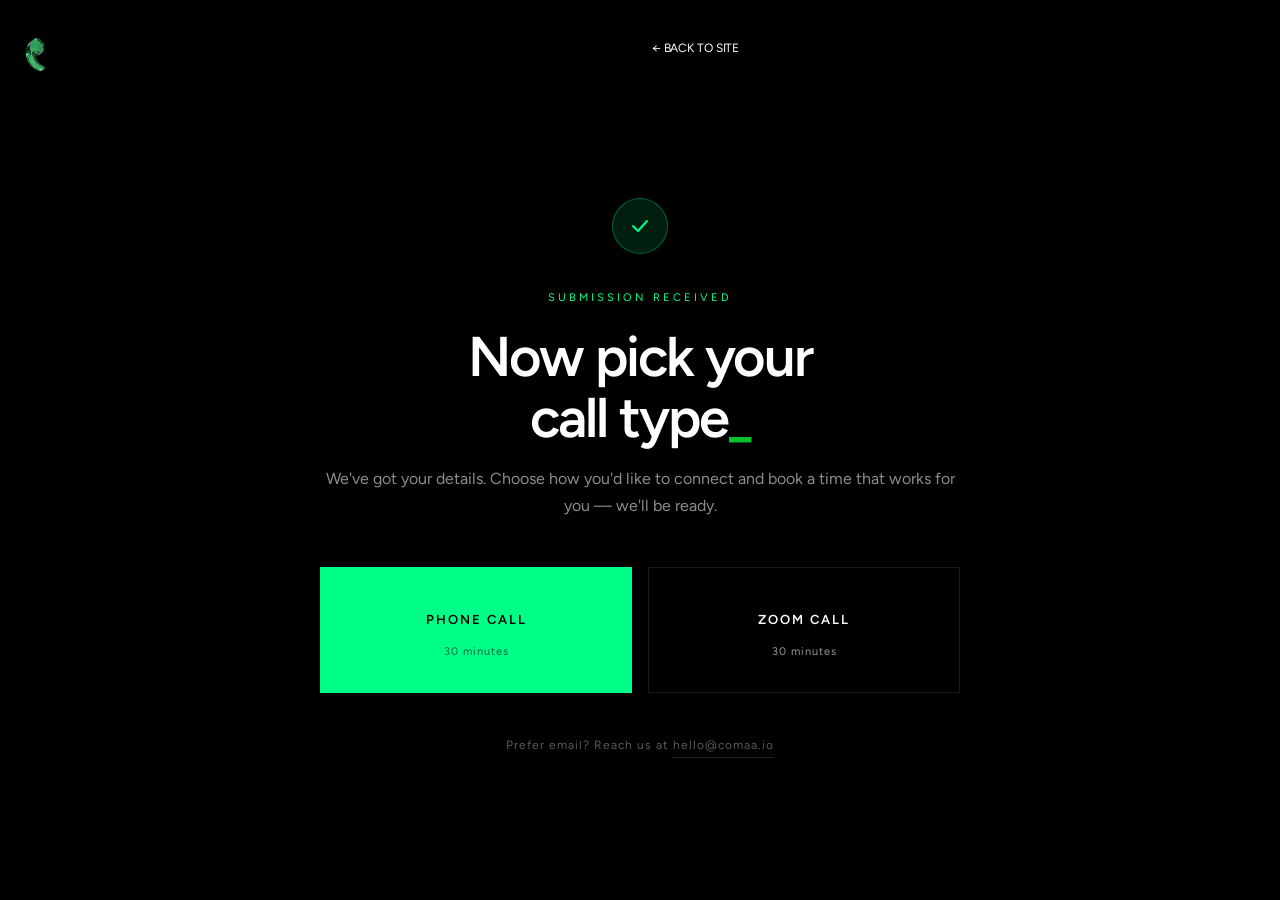
<file: thankyou.html>
<!DOCTYPE html>
<html xmlns="http://www.w3.org/1999/xhtml" xml:lang="en-US" lang="en-US">

<head>
    <meta charset="utf-8">
    <title>Book Your Call — Comaa</title>
    <meta name="author" content="comaa.io">
    <meta name="viewport" content="width=device-width, initial-scale=1, maximum-scale=1">
    <meta name="robots" content="noindex">

    <!-- font -->
    <link rel="stylesheet" href="assets/fonts/fonts.css">
    <link rel="stylesheet" href="assets/icon/icomoon/style.css">
    <!-- css -->
    <link rel="stylesheet" href="assets/css/bootstrap.min.css">
    <link rel="stylesheet" href="assets/css/animate.css">
    <link rel="stylesheet" type="text/css" href="assets/css/styles.css">

    <!-- Favicon -->
    <link rel="shortcut icon" href="assets/images/logo/COMAA-logo.png" type="image/png">
    <link rel="icon" href="assets/images/logo/COMAA-logo.png" type="image/png">

    <style>
        body {
            min-height: 100vh;
            display: flex;
            flex-direction: column;
        }

        .ty-wrap {
            flex: 1;
            display: flex;
            align-items: center;
            justify-content: center;
            padding: 140px 20px 80px;
        }

        .ty-inner {
            max-width: 640px;
            width: 100%;
            text-align: center;
        }

        .ty-check {
            width: 56px;
            height: 56px;
            border-radius: 50%;
            background: rgba(0, 255, 136, 0.12);
            border: 1px solid rgba(0, 255, 136, 0.3);
            display: flex;
            align-items: center;
            justify-content: center;
            margin: 0 auto 32px;
        }

        .ty-check svg {
            width: 24px;
            height: 24px;
        }

        .ty-label {
            font-size: 11px;
            letter-spacing: 3px;
            text-transform: uppercase;
            color: #00ff88;
            margin-bottom: 16px;
            display: block;
        }

        .ty-title {
            font-size: clamp(2rem, 5vw, 3.5rem);
            font-weight: 600;
            letter-spacing: -2px;
            line-height: 1.1;
            margin-bottom: 16px;
        }

        .ty-desc {
            color: rgba(255, 255, 255, 0.55);
            font-size: 1rem;
            line-height: 1.7;
            margin-bottom: 48px;
        }

        .ty-options {
            display: grid;
            grid-template-columns: 1fr 1fr;
            gap: 16px;
        }

        @media (max-width: 500px) {
            .ty-options {
                grid-template-columns: 1fr;
            }
        }

        .ty-btn {
            display: flex;
            flex-direction: column;
            align-items: center;
            justify-content: center;
            gap: 8px;
            padding: 28px 24px;
            text-decoration: none;
            border: 1px solid rgba(255,255,255,0.1);
            transition: border-color 0.25s, background 0.25s;
        }

        .ty-btn:hover {
            border-color: #00ff88;
            text-decoration: none;
        }

        .ty-btn.primary {
            background: #00ff88;
            border-color: #00ff88;
        }

        .ty-btn.primary:hover {
            background: rgba(0, 255, 136, 0.85);
        }

        .ty-btn.primary .btn-icon,
        .ty-btn.primary .btn-title,
        .ty-btn.primary .btn-sub {
            color: #000;
        }

        .ty-btn.secondary {
            background: transparent;
        }

        .ty-btn.secondary .btn-icon,
        .ty-btn.secondary .btn-title,
        .ty-btn.secondary .btn-sub {
            color: #fff;
        }

        .ty-btn.secondary:hover .btn-title {
            color: #00ff88;
        }

        .btn-icon {
            font-size: 22px;
            margin-bottom: 4px;
        }

        .btn-title {
            font-size: 13px;
            font-weight: 600;
            letter-spacing: 2px;
            text-transform: uppercase;
        }

        .btn-sub {
            font-size: 11px;
            opacity: 0.6;
            letter-spacing: 1px;
        }

        .ty-back {
            margin-top: 40px;
            font-size: 12px;
            color: rgba(255,255,255,0.35);
            letter-spacing: 1px;
        }

        .ty-back a {
            color: rgba(255,255,255,0.35);
            text-decoration: none;
            border-bottom: 1px solid rgba(255,255,255,0.15);
            transition: color 0.2s;
        }

        .ty-back a:hover {
            color: #00ff88;
        }
    </style>
</head>

<body class="counter-scroll">

    <!-- Header -->
    <header class="tf-header">
        <div class="header-inner">
            <div class="container">
                <div class="row">
                    <div class="col-6 col-md-1">
                        <a href="index.html" class="logo-site">
                            <img src="assets/images/logo/COMAA-logo.png" style="height:40px;">
                        </a>
                    </div>
                    <div class="col-6 d-flex justify-content-end align-items-start">
                        <a href="index.html" class="link text-caption" style="padding-top:4px;">← BACK TO SITE</a>
                    </div>
                </div>
            </div>
        </div>
    </header>
    <!-- /Header -->

    <div class="ty-wrap">
        <div class="ty-inner">

            <!-- Check icon -->
            <div class="ty-check">
                <svg viewBox="0 0 24 24" fill="none" xmlns="http://www.w3.org/2000/svg">
                    <path d="M5 12L10 17L19 7" stroke="#00ff88" stroke-width="2" stroke-linecap="round" stroke-linejoin="round"/>
                </svg>
            </div>

            <span class="ty-label">Submission received</span>

            <h1 class="ty-title">
                Now pick your<br>call type<span class="text-primary">_</span>
            </h1>

            <p class="ty-desc">
                We've got your details. Choose how you'd like to connect and book a time that works for you — we'll be ready.
            </p>

            <!-- Booking options -->
            <div class="ty-options">

                <a href="https://calendly.com/youssef-comaa/30-minute-meeting-clone" target="_blank" class="ty-btn primary">
                    <span class="btn-icon">
                        <i class="icon icon-phone" style="font-size:20px;"></i>
                    </span>
                    <span class="btn-title">Phone Call</span>
                    <span class="btn-sub">30 minutes</span>
                </a>

                <a href="https://calendly.com/youssef-comaa/30min" target="_blank" class="ty-btn secondary">
                    <span class="btn-icon">
                        <i class="icon icon-monitor" style="font-size:20px;"></i>
                    </span>
                    <span class="btn-title">Zoom Call</span>
                    <span class="btn-sub">30 minutes</span>
                </a>

            </div>

            <p class="ty-back">
                Prefer email? Reach us at <a href="mailto:hello@comaa.io">hello@comaa.io</a>
            </p>

        </div>
    </div>

    <!-- Javascript -->
    <script src="assets/js/jquery.min.js"></script>
    <script src="assets/js/bootstrap.min.js"></script>
    <script src="assets/js/main.js"></script>

</body>
</html>
</file>
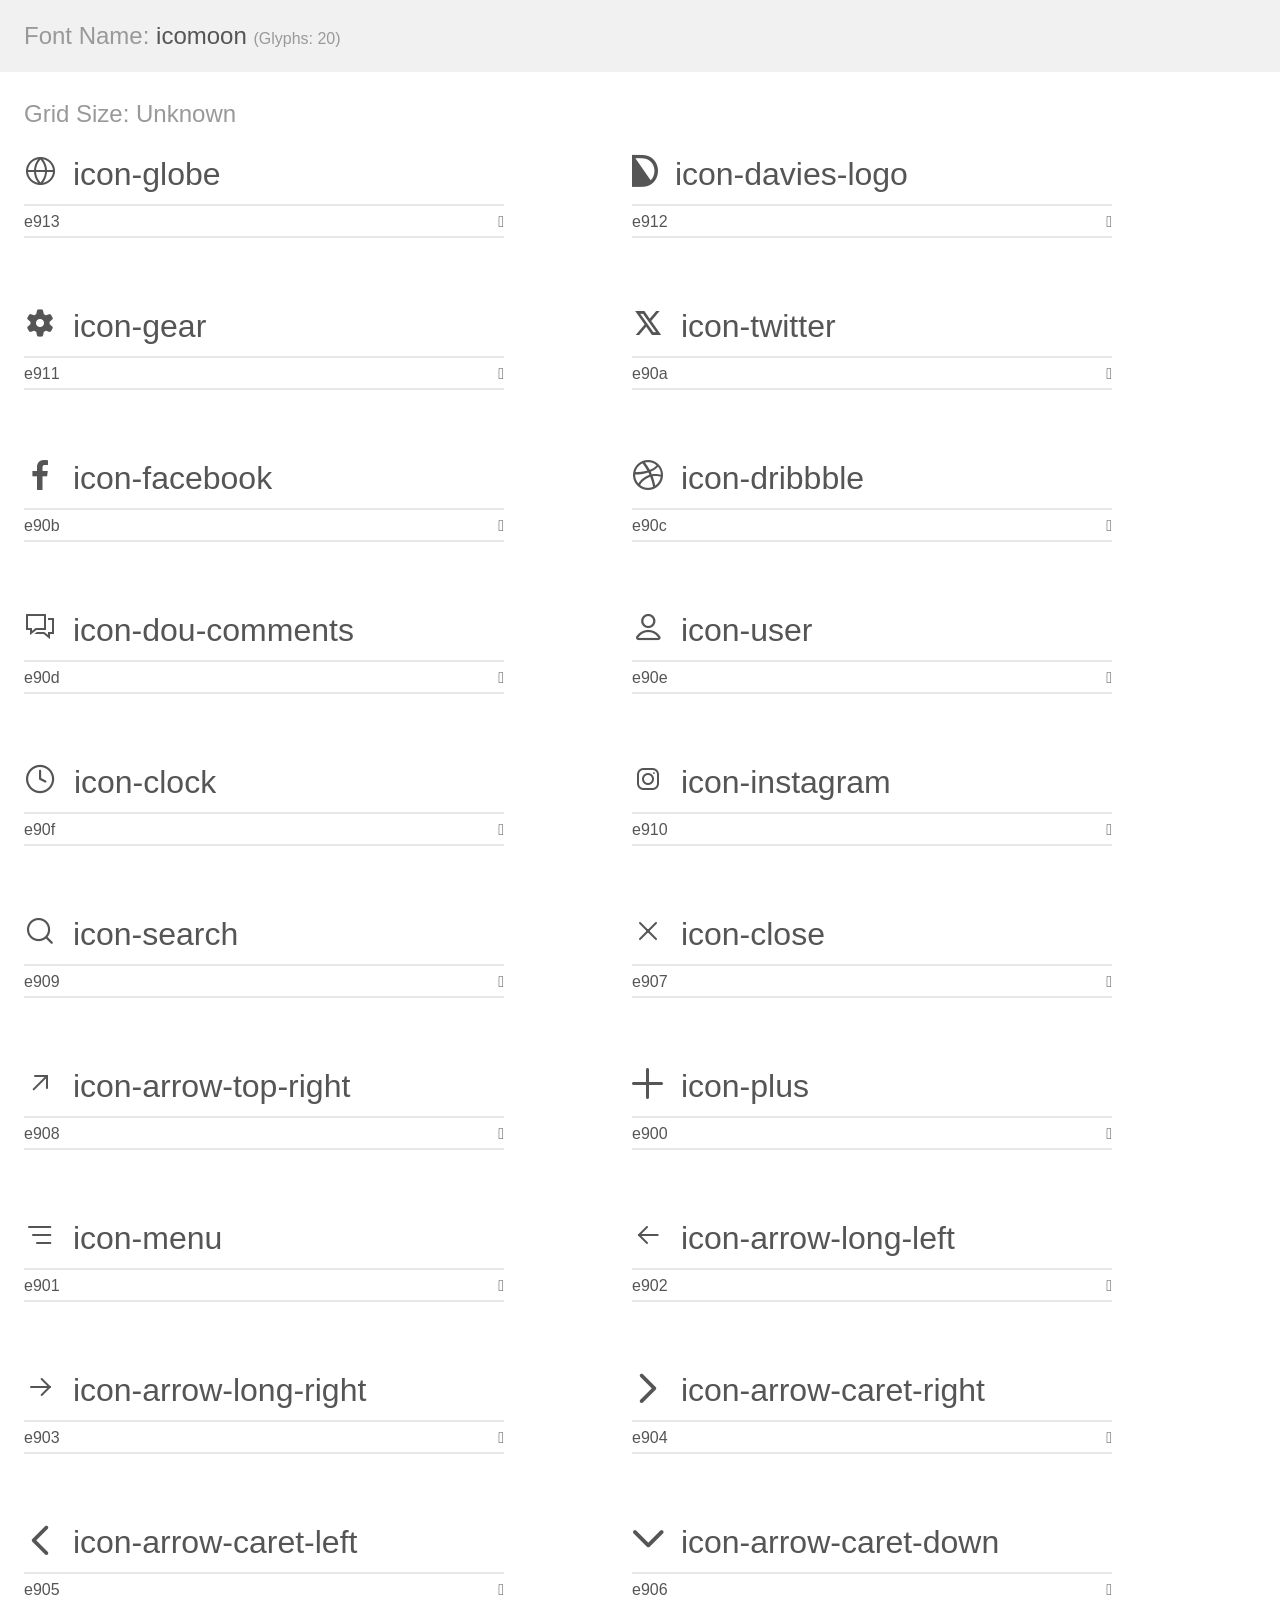
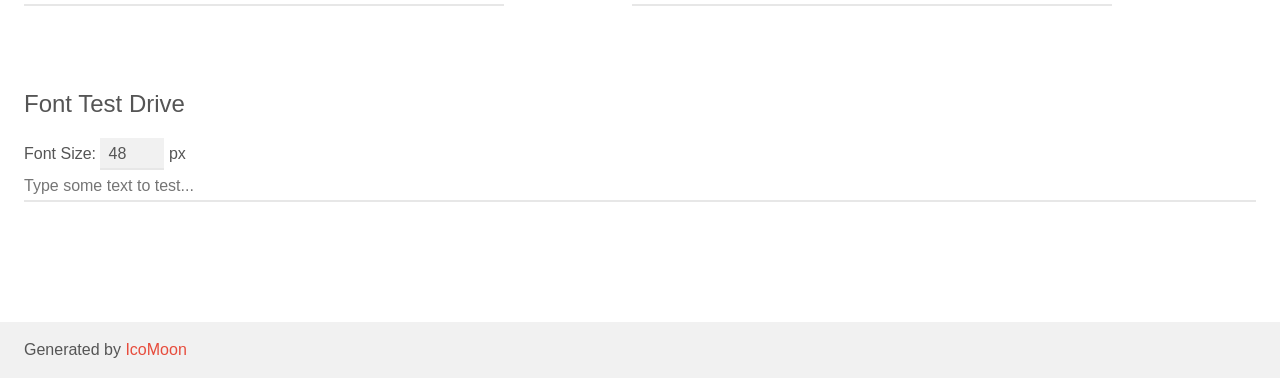
<file: assets/icon/icomoon/demo.html>
<!doctype html>
<html>
<head>
    <meta charset="utf-8">
    <title>IcoMoon Demo</title>
    <meta name="description" content="An Icon Font Generated By IcoMoon.io">
    <meta name="viewport" content="width=device-width, initial-scale=1">
    <link rel="stylesheet" href="demo-files/demo.css">
    <link rel="stylesheet" href="style.css"></head>
<body>
    <div class="bgc1 clearfix">
        <h1 class="mhmm mvm"><span class="fgc1">Font Name:</span> icomoon <small class="fgc1">(Glyphs:&nbsp;20)</small></h1>
    </div>
    <div class="clearfix mhl ptl">
        <h1 class="mvm mtn fgc1">Grid Size: Unknown</h1>
        <div class="glyph fs1">
            <div class="clearfix bshadow0 pbs">
                <span class="icon-globe"></span>
                <span class="mls"> icon-globe</span>
            </div>
            <fieldset class="fs0 size1of1 clearfix hidden-false">
                <input type="text" readonly value="e913" class="unit size1of2" />
                <input type="text" maxlength="1" readonly value="&#xe913;" class="unitRight size1of2 talign-right" />
            </fieldset>
            <div class="fs0 bshadow0 clearfix hidden-true">
                <span class="unit pvs fgc1">liga: </span>
                <input type="text" readonly value="" class="liga unitRight" />
            </div>
        </div>
        <div class="glyph fs1">
            <div class="clearfix bshadow0 pbs">
                <span class="icon-davies-logo"></span>
                <span class="mls"> icon-davies-logo</span>
            </div>
            <fieldset class="fs0 size1of1 clearfix hidden-false">
                <input type="text" readonly value="e912" class="unit size1of2" />
                <input type="text" maxlength="1" readonly value="&#xe912;" class="unitRight size1of2 talign-right" />
            </fieldset>
            <div class="fs0 bshadow0 clearfix hidden-true">
                <span class="unit pvs fgc1">liga: </span>
                <input type="text" readonly value="" class="liga unitRight" />
            </div>
        </div>
        <div class="glyph fs1">
            <div class="clearfix bshadow0 pbs">
                <span class="icon-gear"></span>
                <span class="mls"> icon-gear</span>
            </div>
            <fieldset class="fs0 size1of1 clearfix hidden-false">
                <input type="text" readonly value="e911" class="unit size1of2" />
                <input type="text" maxlength="1" readonly value="&#xe911;" class="unitRight size1of2 talign-right" />
            </fieldset>
            <div class="fs0 bshadow0 clearfix hidden-true">
                <span class="unit pvs fgc1">liga: </span>
                <input type="text" readonly value="" class="liga unitRight" />
            </div>
        </div>
        <div class="glyph fs1">
            <div class="clearfix bshadow0 pbs">
                <span class="icon-twitter"></span>
                <span class="mls"> icon-twitter</span>
            </div>
            <fieldset class="fs0 size1of1 clearfix hidden-false">
                <input type="text" readonly value="e90a" class="unit size1of2" />
                <input type="text" maxlength="1" readonly value="&#xe90a;" class="unitRight size1of2 talign-right" />
            </fieldset>
            <div class="fs0 bshadow0 clearfix hidden-true">
                <span class="unit pvs fgc1">liga: </span>
                <input type="text" readonly value="" class="liga unitRight" />
            </div>
        </div>
        <div class="glyph fs1">
            <div class="clearfix bshadow0 pbs">
                <span class="icon-facebook"></span>
                <span class="mls"> icon-facebook</span>
            </div>
            <fieldset class="fs0 size1of1 clearfix hidden-false">
                <input type="text" readonly value="e90b" class="unit size1of2" />
                <input type="text" maxlength="1" readonly value="&#xe90b;" class="unitRight size1of2 talign-right" />
            </fieldset>
            <div class="fs0 bshadow0 clearfix hidden-true">
                <span class="unit pvs fgc1">liga: </span>
                <input type="text" readonly value="" class="liga unitRight" />
            </div>
        </div>
        <div class="glyph fs1">
            <div class="clearfix bshadow0 pbs">
                <span class="icon-dribbble"></span>
                <span class="mls"> icon-dribbble</span>
            </div>
            <fieldset class="fs0 size1of1 clearfix hidden-false">
                <input type="text" readonly value="e90c" class="unit size1of2" />
                <input type="text" maxlength="1" readonly value="&#xe90c;" class="unitRight size1of2 talign-right" />
            </fieldset>
            <div class="fs0 bshadow0 clearfix hidden-true">
                <span class="unit pvs fgc1">liga: </span>
                <input type="text" readonly value="" class="liga unitRight" />
            </div>
        </div>
        <div class="glyph fs1">
            <div class="clearfix bshadow0 pbs">
                <span class="icon-dou-comments"></span>
                <span class="mls"> icon-dou-comments</span>
            </div>
            <fieldset class="fs0 size1of1 clearfix hidden-false">
                <input type="text" readonly value="e90d" class="unit size1of2" />
                <input type="text" maxlength="1" readonly value="&#xe90d;" class="unitRight size1of2 talign-right" />
            </fieldset>
            <div class="fs0 bshadow0 clearfix hidden-true">
                <span class="unit pvs fgc1">liga: </span>
                <input type="text" readonly value="" class="liga unitRight" />
            </div>
        </div>
        <div class="glyph fs1">
            <div class="clearfix bshadow0 pbs">
                <span class="icon-user"></span>
                <span class="mls"> icon-user</span>
            </div>
            <fieldset class="fs0 size1of1 clearfix hidden-false">
                <input type="text" readonly value="e90e" class="unit size1of2" />
                <input type="text" maxlength="1" readonly value="&#xe90e;" class="unitRight size1of2 talign-right" />
            </fieldset>
            <div class="fs0 bshadow0 clearfix hidden-true">
                <span class="unit pvs fgc1">liga: </span>
                <input type="text" readonly value="" class="liga unitRight" />
            </div>
        </div>
        <div class="glyph fs1">
            <div class="clearfix bshadow0 pbs">
                <span class="icon-clock"></span>
                <span class="mls"> icon-clock</span>
            </div>
            <fieldset class="fs0 size1of1 clearfix hidden-false">
                <input type="text" readonly value="e90f" class="unit size1of2" />
                <input type="text" maxlength="1" readonly value="&#xe90f;" class="unitRight size1of2 talign-right" />
            </fieldset>
            <div class="fs0 bshadow0 clearfix hidden-true">
                <span class="unit pvs fgc1">liga: </span>
                <input type="text" readonly value="" class="liga unitRight" />
            </div>
        </div>
        <div class="glyph fs1">
            <div class="clearfix bshadow0 pbs">
                <span class="icon-instagram"></span>
                <span class="mls"> icon-instagram</span>
            </div>
            <fieldset class="fs0 size1of1 clearfix hidden-false">
                <input type="text" readonly value="e910" class="unit size1of2" />
                <input type="text" maxlength="1" readonly value="&#xe910;" class="unitRight size1of2 talign-right" />
            </fieldset>
            <div class="fs0 bshadow0 clearfix hidden-true">
                <span class="unit pvs fgc1">liga: </span>
                <input type="text" readonly value="" class="liga unitRight" />
            </div>
        </div>
        <div class="glyph fs1">
            <div class="clearfix bshadow0 pbs">
                <span class="icon-search"></span>
                <span class="mls"> icon-search</span>
            </div>
            <fieldset class="fs0 size1of1 clearfix hidden-false">
                <input type="text" readonly value="e909" class="unit size1of2" />
                <input type="text" maxlength="1" readonly value="&#xe909;" class="unitRight size1of2 talign-right" />
            </fieldset>
            <div class="fs0 bshadow0 clearfix hidden-true">
                <span class="unit pvs fgc1">liga: </span>
                <input type="text" readonly value="" class="liga unitRight" />
            </div>
        </div>
        <div class="glyph fs1">
            <div class="clearfix bshadow0 pbs">
                <span class="icon-close"></span>
                <span class="mls"> icon-close</span>
            </div>
            <fieldset class="fs0 size1of1 clearfix hidden-false">
                <input type="text" readonly value="e907" class="unit size1of2" />
                <input type="text" maxlength="1" readonly value="&#xe907;" class="unitRight size1of2 talign-right" />
            </fieldset>
            <div class="fs0 bshadow0 clearfix hidden-true">
                <span class="unit pvs fgc1">liga: </span>
                <input type="text" readonly value="" class="liga unitRight" />
            </div>
        </div>
        <div class="glyph fs1">
            <div class="clearfix bshadow0 pbs">
                <span class="icon-arrow-top-right"></span>
                <span class="mls"> icon-arrow-top-right</span>
            </div>
            <fieldset class="fs0 size1of1 clearfix hidden-false">
                <input type="text" readonly value="e908" class="unit size1of2" />
                <input type="text" maxlength="1" readonly value="&#xe908;" class="unitRight size1of2 talign-right" />
            </fieldset>
            <div class="fs0 bshadow0 clearfix hidden-true">
                <span class="unit pvs fgc1">liga: </span>
                <input type="text" readonly value="" class="liga unitRight" />
            </div>
        </div>
        <div class="glyph fs1">
            <div class="clearfix bshadow0 pbs">
                <span class="icon-plus"></span>
                <span class="mls"> icon-plus</span>
            </div>
            <fieldset class="fs0 size1of1 clearfix hidden-false">
                <input type="text" readonly value="e900" class="unit size1of2" />
                <input type="text" maxlength="1" readonly value="&#xe900;" class="unitRight size1of2 talign-right" />
            </fieldset>
            <div class="fs0 bshadow0 clearfix hidden-true">
                <span class="unit pvs fgc1">liga: </span>
                <input type="text" readonly value="" class="liga unitRight" />
            </div>
        </div>
        <div class="glyph fs1">
            <div class="clearfix bshadow0 pbs">
                <span class="icon-menu"></span>
                <span class="mls"> icon-menu</span>
            </div>
            <fieldset class="fs0 size1of1 clearfix hidden-false">
                <input type="text" readonly value="e901" class="unit size1of2" />
                <input type="text" maxlength="1" readonly value="&#xe901;" class="unitRight size1of2 talign-right" />
            </fieldset>
            <div class="fs0 bshadow0 clearfix hidden-true">
                <span class="unit pvs fgc1">liga: </span>
                <input type="text" readonly value="" class="liga unitRight" />
            </div>
        </div>
        <div class="glyph fs1">
            <div class="clearfix bshadow0 pbs">
                <span class="icon-arrow-long-left"></span>
                <span class="mls"> icon-arrow-long-left</span>
            </div>
            <fieldset class="fs0 size1of1 clearfix hidden-false">
                <input type="text" readonly value="e902" class="unit size1of2" />
                <input type="text" maxlength="1" readonly value="&#xe902;" class="unitRight size1of2 talign-right" />
            </fieldset>
            <div class="fs0 bshadow0 clearfix hidden-true">
                <span class="unit pvs fgc1">liga: </span>
                <input type="text" readonly value="" class="liga unitRight" />
            </div>
        </div>
        <div class="glyph fs1">
            <div class="clearfix bshadow0 pbs">
                <span class="icon-arrow-long-right"></span>
                <span class="mls"> icon-arrow-long-right</span>
            </div>
            <fieldset class="fs0 size1of1 clearfix hidden-false">
                <input type="text" readonly value="e903" class="unit size1of2" />
                <input type="text" maxlength="1" readonly value="&#xe903;" class="unitRight size1of2 talign-right" />
            </fieldset>
            <div class="fs0 bshadow0 clearfix hidden-true">
                <span class="unit pvs fgc1">liga: </span>
                <input type="text" readonly value="" class="liga unitRight" />
            </div>
        </div>
        <div class="glyph fs1">
            <div class="clearfix bshadow0 pbs">
                <span class="icon-arrow-caret-right"></span>
                <span class="mls"> icon-arrow-caret-right</span>
            </div>
            <fieldset class="fs0 size1of1 clearfix hidden-false">
                <input type="text" readonly value="e904" class="unit size1of2" />
                <input type="text" maxlength="1" readonly value="&#xe904;" class="unitRight size1of2 talign-right" />
            </fieldset>
            <div class="fs0 bshadow0 clearfix hidden-true">
                <span class="unit pvs fgc1">liga: </span>
                <input type="text" readonly value="" class="liga unitRight" />
            </div>
        </div>
        <div class="glyph fs1">
            <div class="clearfix bshadow0 pbs">
                <span class="icon-arrow-caret-left"></span>
                <span class="mls"> icon-arrow-caret-left</span>
            </div>
            <fieldset class="fs0 size1of1 clearfix hidden-false">
                <input type="text" readonly value="e905" class="unit size1of2" />
                <input type="text" maxlength="1" readonly value="&#xe905;" class="unitRight size1of2 talign-right" />
            </fieldset>
            <div class="fs0 bshadow0 clearfix hidden-true">
                <span class="unit pvs fgc1">liga: </span>
                <input type="text" readonly value="" class="liga unitRight" />
            </div>
        </div>
        <div class="glyph fs1">
            <div class="clearfix bshadow0 pbs">
                <span class="icon-arrow-caret-down"></span>
                <span class="mls"> icon-arrow-caret-down</span>
            </div>
            <fieldset class="fs0 size1of1 clearfix hidden-false">
                <input type="text" readonly value="e906" class="unit size1of2" />
                <input type="text" maxlength="1" readonly value="&#xe906;" class="unitRight size1of2 talign-right" />
            </fieldset>
            <div class="fs0 bshadow0 clearfix hidden-true">
                <span class="unit pvs fgc1">liga: </span>
                <input type="text" readonly value="" class="liga unitRight" />
            </div>
        </div>
    </div>

    <!--[if gt IE 8]><!-->
    <div class="mhl clearfix mbl">
        <h1>Font Test Drive</h1>
        <label>
            Font Size: <input id="fontSize" type="number" class="textbox0 mbm"
            min="8" value="48" />
            px
        </label>
        <input id="testText" type="text" class="phl size1of1 mvl"
        placeholder="Type some text to test..." value=""/>
        <div id="testDrive" class="icon-" style="font-family: icomoon">&nbsp;
        </div>
    </div>
    <!--<![endif]-->
    <div class="bgc1 clearfix">
        <p class="mhl">Generated by <a href="https://icomoon.io/app">IcoMoon</a></p>
    </div>

    <script src="demo-files/demo.js"></script>
</body>
</html>
</file>
<file: assets/fonts/fonts.css>
@import url("https://fonts.googleapis.com/css2?family=Figtree:ital,wght@0,300..900;1,300..900&display=swap");
</file>
<file: assets/icon/icomoon/style.css>
@font-face {
  font-family: 'icomoon';
  src:  url('fonts/icomoon.eot?grc9q8');
  src:  url('fonts/icomoon.eot?grc9q8#iefix') format('embedded-opentype'),
    url('fonts/icomoon.ttf?grc9q8') format('truetype'),
    url('fonts/icomoon.woff?grc9q8') format('woff'),
    url('fonts/icomoon.svg?grc9q8#icomoon') format('svg');
  font-weight: normal;
  font-style: normal;
  font-display: block;
}

[class^="icon-"], [class*=" icon-"] {
  /* use !important to prevent issues with browser extensions that change fonts */
  font-family: 'icomoon' !important;
  speak: never;
  font-style: normal;
  font-weight: normal;
  font-variant: normal;
  text-transform: none;
  line-height: 1;

  /* Better Font Rendering =========== */
  -webkit-font-smoothing: antialiased;
  -moz-osx-font-smoothing: grayscale;
}

.icon-globe:before {
  content: "\e913";
}
.icon-davies-logo:before {
  content: "\e912";
}
.icon-gear:before {
  content: "\e911";
}
.icon-twitter:before {
  content: "\e90a";
}
.icon-facebook:before {
  content: "\e90b";
}
.icon-dribbble:before {
  content: "\e90c";
}
.icon-dou-comments:before {
  content: "\e90d";
}
.icon-user:before {
  content: "\e90e";
}
.icon-clock:before {
  content: "\e90f";
}
.icon-instagram:before {
  content: "\e910";
}
.icon-search:before {
  content: "\e909";
}
.icon-close:before {
  content: "\e907";
}
.icon-arrow-top-right:before {
  content: "\e908";
}
.icon-plus:before {
  content: "\e900";
}
.icon-menu:before {
  content: "\e901";
}
.icon-arrow-long-left:before {
  content: "\e902";
}
.icon-arrow-long-right:before {
  content: "\e903";
}
.icon-arrow-caret-right:before {
  content: "\e904";
}
.icon-arrow-caret-left:before {
  content: "\e905";
}
.icon-arrow-caret-down:before {
  content: "\e906";
}
</file>
<file: assets/css/styles.css>
@charset "UTF-8";
/* ---------------------------------------------------------
    * Name: Davies - Personal Portfolio HTML Template
    * Version: 1.0.0
    * Author: Themesflat
    * Author URI: http://themesflat.com 

	* Abstracts variable

    * Core CSS

    * Components
        * Blog
        * Layout
        * Header
        * Accordion
        * Animation
        * Box Icon
        * Button
        * Carousel
        * Form
        * Hover
        * Nice Select
        * Popup
        * Section
        * Slider
        * Tabs
        * Testimonial
        * Widget
        * Footer

 ------------------------------------------------------------------------------ */
/*--------- Abstracts variable ---------- */
:root {
  --white: #ffffff;
  --black: #000000;
  --primary: #07C42C;
  --primary-rgb: 7, 196, 44;
  --white-50: #FFFFFF80;
  --white-64: #FFFFFFA3;
  --white-32: #ffffff52;
  --white-16: #FFFFFF29;
  --black-64: #000000A3;
  --black-32: #00000052;
  --line-2: #CCCCCC;
  /* Custom */
  --shadow-1: #A3A3A340;
  --verified: #00BF43;
  --success: #3DAB25;
  --surface: #D8D8D8;
}

[data-color-primary=color-primary-1] {
  --primary: #07C42C;
}

[data-color-primary=color-primary-2] {
  --primary: #f8c736;
  --primary-rgb: 248, 199, 54;
}

[data-color-primary=color-primary-3] {
  --primary: #f5772e;
  --primary-rgb: 245, 119, 46;
}

[data-color-primary=color-primary-4] {
  --primary: #2ac6f8;
  --primary-rgb: 42, 198, 248;
}

[data-color-primary=color-primary-5] {
  --primary: #8dca37;
  --primary-rgb: 141, 202, 55;
}

[data-color-primary=color-primary-6] {
  --primary: #6c34fa;
  --primary-rgb: 108, 52, 250;
}

[data-color-primary=color-primary-7] {
  --primary: #f14444;
  --primary-rgb: 241, 68, 68;
}

[data-color-primary=color-primary-8] {
  --primary: #e14392;
  --primary-rgb: 225, 67, 146;
}

/*------------ Core CSS ---------------- */
/* ---------------------------------------------------------
    * Name: Davies - Personal Portfolio HTML Template
    * Version: 1.0.0
    * Author: Themesflat
    * Author URI: http://themesflat.com 

	* Abstracts variable

    * Core CSS

    * Components
        * Blog
        * Layout
        * Header
        * Accordion
        * Animation
        * Box Icon
        * Button
        * Carousel
        * Form
        * Hover
        * Nice Select
        * Popup
        * Section
        * Slider
        * Tabs
        * Testimonial
        * Widget
        * Footer

 ------------------------------------------------------------------------------ */
/*--------- Abstracts variable ---------- */
html,
body,
div,
span,
applet,
object,
iframe,
h1,
h2,
h3,
h4,
h5,
h6,
p,
blockquote,
pre,
a,
abbr,
acronym,
address,
big,
cite,
code,
del,
dfn,
em,
img,
ins,
kbd,
q,
s,
samp,
small,
strike,
strong,
sub,
sup,
tt,
var,
b,
u,
i,
center,
dl,
dt,
dd,
ol,
ul,
li,
fieldset,
form,
label,
legend,
table,
caption,
tbody,
tfoot,
thead,
tr,
th,
td,
article,
aside,
canvas,
details,
embed,
figure,
figcaption,
footer,
header,
hgroup,
menu,
nav,
output,
ruby,
section,
summary,
time,
mark,
audio,
video {
  margin: 0;
  padding: 0;
  border: 0;
  outline: 0;
  font-size: 100%;
  font: inherit;
  vertical-align: baseline;
  font-family: inherit;
  font-size: 100%;
  font-style: inherit;
  font-weight: inherit;
}

article,
aside,
details,
figcaption,
figure,
footer,
header,
hgroup,
menu,
nav,
section {
  display: block;
}

/* Elements
-------------------------------------------------------------- */
html {
  margin-right: 0 !important;
  scroll-behavior: smooth;
}

* {
  margin: 0;
  padding: 0;
  box-sizing: border-box;
}

body {
  font-family: "Figtree", sans-serif;
  font-weight: 400;
  font-size: 16px;
  line-height: 24px;
  color: var(--white);
  background-color: var(--black);
}
body::-webkit-scrollbar {
  width: 4px;
}
body::-webkit-scrollbar-thumb {
  cursor: grab;
  background-color: var(--primary);
}

img {
  max-width: 100%;
  height: auto;
  transform: scale(1);
  vertical-align: middle;
  -ms-interpolation-mode: bicubic;
}

ul,
li {
  list-style-type: none;
  margin-bottom: 0;
  padding-left: 0;
  list-style: none;
}

table {
  width: 100%;
  overflow-x: auto;
  table-layout: auto;
  border-collapse: collapse;
}

td,
th {
  padding: 12px 16px;
}
@media (min-width: 1200px) {
  td,
  th {
    padding: 16px 24px;
  }
}

svg path {
  -webkit-transition: all 0.3s ease;
  -moz-transition: all 0.3s ease;
  -ms-transition: all 0.3s ease;
  -o-transition: all 0.3s ease;
  transition: all 0.3s ease;
}

button {
  background: transparent;
  border: 0;
  display: inline-flex;
  -webkit-transition: all 0.3s ease;
  -moz-transition: all 0.3s ease;
  -ms-transition: all 0.3s ease;
  -o-transition: all 0.3s ease;
  transition: all 0.3s ease;
}

select,
option {
  all: unset;
  appearance: none;
  -webkit-appearance: none;
  -moz-appearance: none;
  background: transparent;
  border: none;
  padding: 0;
  margin: 0;
  font: inherit;
  color: inherit;
  cursor: pointer;
}

/* Since FF19 lowers the opacity of the placeholder by default */
:-ms-input-placeholder {
  color: var(--secondary-2);
}

b,
strong {
  font-weight: bolder;
}

video {
  width: 100%;
  height: 100%;
  object-fit: cover;
}

a {
  -webkit-transition: all 0.3s ease;
  -moz-transition: all 0.3s ease;
  -ms-transition: all 0.3s ease;
  -o-transition: all 0.3s ease;
  transition: all 0.3s ease;
  text-decoration: none;
  cursor: pointer;
  display: inline-block;
  font-family: "Figtree", sans-serif;
  color: var(--text);
}
a:focus, a:hover {
  outline: 0;
}

p {
  display: block;
}

.grid-2 {
  display: grid;
  grid-template-columns: repeat(2, 1fr);
}

.grid-3 {
  display: grid;
  grid-template-columns: repeat(3, 1fr);
}

.grid-4 {
  display: grid;
  grid-template-columns: repeat(4, 1fr);
}

.grid-6 {
  display: grid;
  grid-template-columns: repeat(6, 1fr);
}

[data-grid=grid-1] {
  display: grid;
  gap: 30px;
  grid-template-columns: 1fr;
}

[data-grid=grid-2] {
  display: grid;
  gap: 30px;
  grid-template-columns: 1fr 1fr;
}

[data-grid=grid-3] {
  display: grid;
  gap: 30px;
  grid-template-columns: repeat(3, 1fr);
}

[data-grid=grid-4] {
  display: grid;
  gap: 30px;
  grid-template-columns: repeat(4, 1fr);
}

[data-grid=grid-5] {
  display: grid;
  gap: 30px;
  grid-template-columns: repeat(5, 1fr);
}

[data-grid=grid-6] {
  display: grid;
  gap: 30px;
  grid-template-columns: repeat(6, 1fr);
}

[data-grid=grid-7] {
  display: grid;
  gap: 30px;
  grid-template-columns: repeat(7, 1fr);
}

.grid-template-columns-2 {
  grid-template-columns: 1fr 1fr;
}

.tf-row-flex {
  display: flex;
  flex-direction: row;
  column-gap: 30px;
  row-gap: 30px;
}

.overflow-unset {
  overflow: unset !important;
}

.sticky-top {
  position: sticky !important;
  z-index: 50;
  top: 15px;
  -webkit-transition: all 0.3s ease;
  -moz-transition: all 0.3s ease;
  -ms-transition: all 0.3s ease;
  -o-transition: all 0.3s ease;
  transition: all 0.3s ease;
}

.wmax {
  width: max-content !important;
}

#scroll-top {
  position: fixed;
  display: block;
  width: 48px;
  height: 48px;
  line-height: 50px;
  border-radius: 4px;
  z-index: 1;
  border-radius: 50%;
  opacity: 0;
  visibility: hidden;
  cursor: pointer;
  overflow: hidden;
  z-index: 100;
  background-color: var(--main);
  border: 0;
  bottom: 92px;
  right: 20px;
  padding: 0;
  display: flex;
  align-items: center;
  justify-content: center;
  -webkit-transition: all 0.3s ease;
  -moz-transition: all 0.3s ease;
  -ms-transition: all 0.3s ease;
  -o-transition: all 0.3s ease;
  transition: all 0.3s ease;
}
#scroll-top.show {
  opacity: 1;
  visibility: visible;
}
#scroll-top.type-1 {
  bottom: 140px;
}
#scroll-top:hover {
  transform: translateY(-5px);
  background-color: var(--primary);
}

/* Preload 
------------------------------------------- */
.spinner {
  width: 60px;
  height: 60px;
  border: 3px solid transparent;
  border-top: 3px solid var(--primary);
  border-radius: 100%;
  position: absolute;
  top: 0;
  bottom: 0;
  left: 0;
  right: 0;
  margin: auto;
  animation: spin 1s infinite linear;
}

@keyframes spin {
  from {
    transform: rotate(0deg);
  }
  to {
    transform: rotate(360deg);
  }
}
.br-line {
  width: 100%;
  height: 1px;
  display: inline-flex;
  background-color: var(--white-16);
}
.br-line.type-vertical {
  width: 1px;
  height: 16px;
}

.br-dot {
  display: inline-flex;
  width: 6px;
  height: 6px;
  border-radius: 50%;
  background-color: var(--primary);
  box-shadow: 0px 0px 2px 1px rgba(var(--primary-rgb), 0.2), 0px 0px 6px 4px rgba(var(--primary-rgb), 0.2);
}

.line {
  border: 1px solid var(--white-16);
}

.tf-swiper .swiper-slide {
  height: auto;
}
.tf-swiper .swiper-slide > * {
  height: 100%;
}

.initial-child-container {
  flex: 0 0 auto;
  display: flex;
  min-width: auto;
  flex-direction: row;
  align-items: center;
}

.marquee-wrapper {
  display: flex;
  animation: infiniteScroll 7s linear infinite;
  align-items: center;
  transition: animation-duration 300ms;
}

@media (min-width: 1200px) {
  .flex-xl-1 {
    flex: 1 !important;
  }
}

@media (min-width: 576px) {
  .flex-sm-1 {
    flex: 1 !important;
  }
}

.h-unset {
  height: unset !important;
}

@media (min-width: 576px) {
  .h-sm-100 {
    height: 100% !important;
  }
}
@media (min-width: 1200px) {
  .gap-xl-64 {
    gap: 64px !important;
  }
  .gap-xl-40 {
    gap: 40px !important;
  }
  .h-xl-unset {
    height: unset !important;
  }
}
@media (min-width: 1440px) {
  .text-xxl-nowrap {
    white-space: nowrap !important;
  }
}
@media (min-width: 1600px) {
  .d-xxxl-flex {
    display: flex !important;
  }
}
.w-maxcontent {
  width: max-content !important;
}

/* ---------------------------------------------------------
    * Name: Davies - Personal Portfolio HTML Template
    * Version: 1.0.0
    * Author: Themesflat
    * Author URI: http://themesflat.com 

	* Abstracts variable

    * Core CSS

    * Components
        * Blog
        * Layout
        * Header
        * Accordion
        * Animation
        * Box Icon
        * Button
        * Carousel
        * Form
        * Hover
        * Nice Select
        * Popup
        * Section
        * Slider
        * Tabs
        * Testimonial
        * Widget
        * Footer

 ------------------------------------------------------------------------------ */
/*--------- Abstracts variable ---------- */
/* Typography
============================================================== */
/* Heading */
h1,
h2,
h3,
h4,
h5,
h6 {
  font-family: "Figtree", sans-serif;
  text-rendering: optimizeLegibility;
  font-weight: 500;
  margin-bottom: 0;
  letter-spacing: 0;
}

.h1,
.h2,
.h3,
.h4,
.h5,
.h6 {
  font-family: "Figtree", sans-serif;
  text-rendering: optimizeLegibility;
  font-weight: 400;
  margin-bottom: 0;
  letter-spacing: 0;
}

h1,
.h1 {
  font-size: clamp(36px, 5vw, 64px);
  line-height: clamp(44px, 5.5vw, 68px);
}

h2,
.h2 {
  font-size: clamp(32px, 4.5vw, 56px);
  line-height: clamp(40px, 5vw, 64px);
}

h3,
.h3 {
  font-size: clamp(28px, 4vw, 48px);
  line-height: clamp(36px, 4.5vw, 56px);
}

h4,
.h4 {
  font-size: clamp(26px, 3.5vw, 40px);
  line-height: clamp(34px, 4vw, 48px);
}

h5,
.h5 {
  font-size: clamp(22px, 3vw, 32px);
  line-height: clamp(28px, 3.5vw, 40px);
}

h6,
.h6 {
  font-size: clamp(20px, 2.5vw, 24px);
  line-height: clamp(26px, 3vw, 32px);
}

/* Font custom */
.font-main {
  font-family: "Figtree", sans-serif;
}

.text-display-1 {
  font-size: clamp(60px, 8vw, 96px);
  line-height: clamp(60px, 8vw, 96px);
}

.text-display-2 {
  font-size: clamp(32px, 6vw, 72px);
  line-height: clamp(40px, 6.5vw, 80px);
}

.text-body-1 {
  font-size: 18px;
  line-height: 28px;
}

.text-body-2 {
  font-size: 16px;
  line-height: 24px;
}

.text-body-3 {
  font-size: 14px;
  line-height: 20px;
}

.text-caption {
  font-size: 12px;
  line-height: 16px;
  letter-spacing: -0.01em;
}

/* Text Font */
.text-24 {
  font-size: clamp(18px, 2vw, 24px);
  line-height: clamp(18px, 2vw, 24px);
}

.text-64 {
  font-size: clamp(36px, 5vw, 64px);
  line-height: clamp(36px, 5vw, 64px);
}

.text-80 {
  font-size: clamp(40px, 6vw, 80px);
  line-height: clamp(48px, 6.6vw, 88px);
}

/* Font size */
.fs-4 {
  font-size: 4px !important;
}

.fs-8 {
  font-size: 8px !important;
}

.fs-10 {
  font-size: 10px !important;
}

.fs-12 {
  font-size: 12px !important;
}

.fs-14 {
  font-size: 14px !important;
}

.fs-16 {
  font-size: 16px !important;
}

.fs-18 {
  font-size: 18px !important;
}

.fs-20 {
  font-size: 20px !important;
}

.fs-24 {
  font-size: 24px !important;
}

.fs-32 {
  font-size: 32px !important;
}

.fs-35 {
  font-size: 35px !important;
}

/* Line height */
.lh-8 {
  line-height: 8px !important;
}

.lh-10 {
  line-height: 10px !important;
}

.lh-11 {
  line-height: 11px !important;
}

.lh-13 {
  line-height: 13px !important;
}

.lh-19 {
  line-height: 19px !important;
}

.lh-20 {
  line-height: 20px !important;
}

.lh-24 {
  line-height: 24px !important;
}

.lh-26 {
  line-height: 26px !important;
}

.lh-28 {
  line-height: 28px !important;
}

.lh-30 {
  line-height: 30px !important;
}

.lh-32 {
  line-height: 32px !important;
}

/* Letter spacing */
.letter-space-0 {
  letter-spacing: 0px !important;
}

.letter-space--1 {
  letter-spacing: -0.01em !important;
}

.letter-space--2 {
  letter-spacing: -0.02em !important;
}

.letter-space--3 {
  letter-spacing: -0.03em !important;
}

.letter-space--4 {
  letter-spacing: -0.04em !important;
}

/* Responsive */
@media (min-width: 1440px) {
  .lh-xxl-11 {
    line-height: 11px !important;
  }
  .lh-xxl-19 {
    line-height: 19px !important;
  }
  .lh-xxl-22 {
    line-height: 22px !important;
  }
  .lh-xxl-56 {
    line-height: 56px !important;
  }
}
@media (min-width: 1200px) {
  .lh-xl-54 {
    line-height: 54px !important;
  }
  .lh-xl-36 {
    line-height: 36px !important;
  }
}
@media (min-width: 992px) {
  .lh-lg-56 {
    line-height: 56px !important;
  }
}
/* ---------------------------------------------------------
    * Name: Davies - Personal Portfolio HTML Template
    * Version: 1.0.0
    * Author: Themesflat
    * Author URI: http://themesflat.com 

	* Abstracts variable

    * Core CSS

    * Components
        * Blog
        * Layout
        * Header
        * Accordion
        * Animation
        * Box Icon
        * Button
        * Carousel
        * Form
        * Hover
        * Nice Select
        * Popup
        * Section
        * Slider
        * Tabs
        * Testimonial
        * Widget
        * Footer

 ------------------------------------------------------------------------------ */
/*--------- Abstracts variable ---------- */
/* General
============================================================== */
/* Margin */
.mb-2 {
  margin-bottom: 2px !important;
}

.mb-4 {
  margin-bottom: 4px !important;
}

.mb-7 {
  margin-bottom: 7px !important;
}

.mb-8 {
  margin-bottom: 8px !important;
}

.mb-12 {
  margin-bottom: 12px !important;
}

.mb-14 {
  margin-bottom: 14px !important;
}

.mb-15 {
  margin-bottom: 15px !important;
}

.mb-16 {
  margin-bottom: 16px !important;
}

.mb-20 {
  margin-bottom: 20px;
}

.mb-24 {
  margin-bottom: 24px !important;
}

.mb-32 {
  margin-bottom: 32px !important;
}

.mb-40 {
  margin-bottom: 40px !important;
}

.mt-30 {
  margin-top: 30px;
}

/* Padding */
.pt-30 {
  padding-top: 30px;
}

.px-16 {
  padding-left: 16px;
  padding-right: 16px;
}

.py-20 {
  padding-top: 20px;
  padding-bottom: 20px;
}

/* Gap */
.gap-6 {
  gap: 6px !important;
}

.gap-8 {
  gap: 8px;
}

.gap-10 {
  gap: 10px !important;
}

.gap-12 {
  gap: 12px !important;
}

.gap-13 {
  gap: 13px !important;
}

.gap-15 {
  gap: 15px;
}

.gap-16 {
  gap: 16px !important;
}

.gap-20 {
  gap: 20px !important;
}

.gap-24 {
  gap: 24px !important;
}

.gap-28 {
  gap: 28px !important;
}

.gap-30 {
  gap: 30px;
}

/* Spacing */
.flat-spacing {
  padding-top: 120px;
  padding-bottom: 120px;
}
@media (max-width: 1439px) {
  .flat-spacing {
    padding-top: 80px;
    padding-bottom: 80px;
  }
}
@media (max-width: 991px) {
  .flat-spacing {
    padding-top: 60px;
    padding-bottom: 60px;
  }
}

.flat-spacing-2 {
  padding-top: 60px;
  padding-bottom: 60px;
}

.flat-spacing-bottom {
  margin-bottom: 88px;
}
@media (max-width: 1199px) {
  .flat-spacing-bottom {
    margin-bottom: 60px;
  }
}

/* Orther */
.text-primary {
  color: var(--primary) !important;
}

.text-white-32 {
  color: var(--white-32);
}

.text-white-50 {
  color: var(--white-50);
}

.text-white-64 {
  color: var(--white-64);
}

.text-black-64 {
  color: var(--black-64);
}

.link {
  -webkit-transition: all 0.3s ease;
  -moz-transition: all 0.3s ease;
  -ms-transition: all 0.3s ease;
  -o-transition: all 0.3s ease;
  transition: all 0.3s ease;
}
.link:hover {
  color: var(--primary) !important;
}

.cl-line-2 {
  border-color: var(--line-2) !important;
}

.link-underline {
  -webkit-transition: all 0.3s ease;
  -moz-transition: all 0.3s ease;
  -ms-transition: all 0.3s ease;
  -o-transition: all 0.3s ease;
  transition: all 0.3s ease;
  text-decoration: underline;
  text-decoration-color: transparent;
}
.link-underline:hover {
  text-decoration-color: var(--primary);
}

.lt-sp-nor {
  letter-spacing: -0.32px;
}

.letter-space-0 {
  letter-spacing: 0px !important;
}

.text-vertical {
  writing-mode: vertical-lr;
  transform: rotate(180deg);
}

.cs-pointer {
  cursor: pointer;
}

.max-width_1 {
  max-width: 1424px;
  width: 100%;
}

.gap-x-10 {
  column-gap: 10px !important;
}

.radius-3 {
  border-radius: 3px !important;
}

.radius-5 {
  border-radius: 5px !important;
}

.radius-10 {
  border-radius: 10px !important;
}

.radius-12 {
  border-radius: 12px !important;
}

.radius-16 {
  border-radius: 16px !important;
}

.radius-20 {
  border-radius: 20px !important;
}

.bg-white-2 {
  background-color: var(--bg-10);
}

.bg-surface {
  background-color: var(--surface);
}

.text-line-clamp-1 {
  -webkit-line-clamp: 1;
  -webkit-box-orient: vertical;
  display: -webkit-box !important;
  overflow: hidden;
}

.text-line-clamp-2 {
  -webkit-line-clamp: 2;
  -webkit-box-orient: vertical;
  display: -webkit-box;
  overflow: hidden;
}

.text-line-clamp-3 {
  -webkit-line-clamp: 3 !important;
  -webkit-box-orient: vertical;
  display: -webkit-box;
  overflow: hidden;
}

.aspect-ratio-0 {
  aspect-ratio: 0 !important;
}

.aspect-ratio-1 {
  aspect-ratio: 1/1 !important;
}

.z-1 {
  z-index: 1;
}

.z-5 {
  z-index: 5;
}

.cursor-not-allowed {
  cursor: not-allowed;
}

.cursor-auto {
  cursor: auto;
}

.min-w-unset {
  min-width: unset !important;
}

.flex-1 {
  flex: 1;
}

.bg-primary {
  background-color: var(--primary) !important;
}

.cursor-pointer {
  cursor: pointer;
}

@media (min-width: 992px) {
  .h-lg-100 {
    height: 100% !important;
  }
}
/*------------ Component ---------------- */
/*------------ Layout ---------------- */
/* ---------------------------------------------------------
    * Name: Davies - Personal Portfolio HTML Template
    * Version: 1.0.0
    * Author: Themesflat
    * Author URI: http://themesflat.com 

	* Abstracts variable

    * Core CSS

    * Components
        * Blog
        * Layout
        * Header
        * Accordion
        * Animation
        * Box Icon
        * Button
        * Carousel
        * Form
        * Hover
        * Nice Select
        * Popup
        * Section
        * Slider
        * Tabs
        * Testimonial
        * Widget
        * Footer

 ------------------------------------------------------------------------------ */
/*--------- Abstracts variable ---------- */
.tf-grid-layout {
  display: grid;
  column-gap: 24px;
  row-gap: 32px;
}
.tf-grid-layout.tf-col-2 {
  grid-template-columns: 1fr 1fr;
}
.tf-grid-layout.tf-col-3 {
  grid-template-columns: repeat(3, 1fr);
}
.tf-grid-layout.tf-col-4 {
  grid-template-columns: repeat(4, 1fr);
}
.tf-grid-layout.tf-col-5 {
  grid-template-columns: repeat(5, 1fr);
}
.tf-grid-layout.tf-col-6 {
  grid-template-columns: repeat(6, 1fr);
}
.tf-grid-layout.tf-col-7 {
  grid-template-columns: repeat(7, 1fr);
}
.tf-grid-layout .wd-full {
  grid-column: 1/-1;
}
.tf-grid-layout .wd-2-cols {
  grid-column: span 2;
}
@media (min-width: 576px) {
  .tf-grid-layout.sm-col-2 {
    grid-template-columns: 1fr 1fr;
  }
  .tf-grid-layout.sm-col-3 {
    grid-template-columns: repeat(3, 1fr);
  }
  .tf-grid-layout.sm-col-4 {
    grid-template-columns: repeat(4, 1fr);
  }
  .tf-grid-layout.sm-col-5 {
    grid-template-columns: repeat(5, 1fr);
  }
  .tf-grid-layout.sm-col-6 {
    grid-template-columns: repeat(6, 1fr);
  }
  .tf-grid-layout.sm-col-7 {
    grid-template-columns: repeat(7, 1fr);
  }
}
@media (min-width: 768px) {
  .tf-grid-layout.md-col-2 {
    grid-template-columns: 1fr 1fr;
  }
  .tf-grid-layout.md-col-3 {
    grid-template-columns: repeat(3, 1fr);
  }
  .tf-grid-layout.md-col-4 {
    grid-template-columns: repeat(4, 1fr);
  }
  .tf-grid-layout.md-col-5 {
    grid-template-columns: repeat(5, 1fr);
  }
  .tf-grid-layout.md-col-6 {
    grid-template-columns: repeat(6, 1fr);
  }
  .tf-grid-layout.md-col-7 {
    grid-template-columns: repeat(7, 1fr);
  }
}
@media (min-width: 992px) {
  .tf-grid-layout.lg-col-2 {
    grid-template-columns: 1fr 1fr;
  }
  .tf-grid-layout.lg-col-3 {
    grid-template-columns: repeat(3, 1fr);
  }
  .tf-grid-layout.lg-col-4 {
    grid-template-columns: repeat(4, 1fr);
  }
  .tf-grid-layout.lg-col-5 {
    grid-template-columns: repeat(5, 1fr);
  }
  .tf-grid-layout.lg-col-6 {
    grid-template-columns: repeat(6, 1fr);
  }
  .tf-grid-layout.lg-col-7 {
    grid-template-columns: repeat(7, 1fr);
  }
}
@media (min-width: 1200px) {
  .tf-grid-layout {
    column-gap: 30px;
    row-gap: 40px;
  }
  .tf-grid-layout.row-xl-gap-40 {
    row-gap: 40px;
  }
  .tf-grid-layout.row-xl-gap-56 {
    row-gap: 56px;
  }
  .tf-grid-layout.xl-col-2 {
    grid-template-columns: 1fr 1fr;
  }
  .tf-grid-layout.xl-col-3 {
    grid-template-columns: repeat(3, 1fr);
  }
  .tf-grid-layout.xl-col-4 {
    grid-template-columns: repeat(4, 1fr);
  }
  .tf-grid-layout.xl-col-5 {
    grid-template-columns: repeat(5, 1fr);
  }
  .tf-grid-layout.xl-col-6 {
    grid-template-columns: repeat(6, 1fr);
  }
  .tf-grid-layout.xl-col-7 {
    grid-template-columns: repeat(7, 1fr);
  }
}
@media (min-width: 1440px) {
  .tf-grid-layout.xxl-col-2 {
    grid-template-columns: 1fr 1fr;
  }
  .tf-grid-layout.xxl-col-3 {
    grid-template-columns: repeat(3, 1fr);
  }
  .tf-grid-layout.xxl-col-4 {
    grid-template-columns: repeat(4, 1fr);
  }
  .tf-grid-layout.xxl-col-5 {
    grid-template-columns: repeat(5, 1fr);
  }
  .tf-grid-layout.xxl-col-6 {
    grid-template-columns: repeat(6, 1fr);
  }
  .tf-grid-layout.xxl-col-7 {
    grid-template-columns: repeat(7, 1fr);
  }
}

.row {
  margin-right: -6px;
  margin-left: -6px;
}
.row > * {
  padding-left: 6px;
  padding-right: 6px;
}

.container {
  position: relative;
  margin-left: auto;
  margin-right: auto;
  padding-right: 15px;
  padding-left: 15px;
  width: 1326px;
  max-width: 100%;
}

/*------------ Header ---------------- */
/* ---------------------------------------------------------
    * Name: Davies - Personal Portfolio HTML Template
    * Version: 1.0.0
    * Author: Themesflat
    * Author URI: http://themesflat.com 

	* Abstracts variable

    * Core CSS

    * Components
        * Blog
        * Layout
        * Header
        * Accordion
        * Animation
        * Box Icon
        * Button
        * Carousel
        * Form
        * Hover
        * Nice Select
        * Popup
        * Section
        * Slider
        * Tabs
        * Testimonial
        * Widget
        * Footer

 ------------------------------------------------------------------------------ */
/*--------- Abstracts variable ---------- */
header {
  position: sticky;
  z-index: 100;
  transition: all 0.6s cubic-bezier(0.22, 1, 0.36, 1);
}
header.header-sticky {
  background-color: var(--black);
  box-shadow: 0 0 10px rgba(255, 255, 255, 0.15);
}

.tf-header {
  padding-top: 36px;
  padding-bottom: 36px;
  margin-bottom: -116px;
}
.tf-header .header-contact {
  display: grid;
  gap: 4px;
}
.tf-header.style-2 {
  margin-bottom: -148px;
}
.tf-header.style-2 .text-utc {
  display: flex;
  align-items: center;
  gap: 6px;
}
.tf-header.style-2 .tf-list li {
  display: flex;
}
@media (max-width: 1199px) {
  .tf-header {
    padding-top: 15px;
    padding-bottom: 15px;
    margin-bottom: -74px;
  }
  .tf-header.style-2 {
    margin-bottom: -106px;
  }
}
@media (max-width: 767px) {
  .tf-header.style-2 {
    margin-bottom: -74px;
  }
}

.item-link {
  display: flex;
  align-items: start;
  gap: 4px;
  font-weight: 500;
}
.item-link span {
  font-size: 8px;
  line-height: 12px;
  color: var(--white-64);
}

.nav-menu-main {
  display: flex;
  align-items: center;
  gap: 21px;
}

.box-nav-icon {
  display: flex;
  align-items: center;
  gap: 30px;
}
.box-nav-icon .br-line {
  height: 30px;
  width: 1px;
  background-color: var(--line);
}
@media (min-width: 1440px) {
  .box-nav-icon {
    padding-right: 30px;
  }
}
@media (min-width: 1600px) {
  .box-nav-icon {
    gap: 40px;
    padding-right: 40px;
  }
}
@media (max-width: 1199px) {
  .box-nav-icon {
    gap: 16px;
  }
}

.nav-icon-list {
  display: flex;
  align-items: center;
  gap: 20px;
}
.nav-icon-list li {
  display: flex;
}
@media (max-width: 1199px) {
  .nav-icon-list {
    gap: 12px;
  }
}

.nav-icon-item {
  font-size: 24px;
  display: flex;
  aspect-ratio: 1;
  position: relative;
}
.nav-icon-item .number-count {
  width: 16px;
  height: 16px;
  display: flex;
  align-items: center;
  justify-content: center;
  color: var(--white);
  background-color: var(--primary);
  border-radius: 50%;
}
.nav-icon-item.has-num {
  margin-right: 8px;
}
.nav-icon-item.has-num .number-count {
  position: absolute;
  top: -5.75px;
  right: -8px;
}
@media (max-width: 1199px) {
  .nav-icon-item {
    font-size: 20px;
  }
}

.box-nav-support {
  display: flex;
  align-items: center;
  gap: 12px;
  background-color: var(--secondary);
  padding: 20px 40px;
  margin-right: -40px;
  border-radius: 0px 100px 100px 0px;
}
.box-nav-support .ic-wrap {
  width: 60px;
  height: 60px;
  border-radius: 50%;
  display: flex;
  align-items: center;
  justify-content: center;
  background-color: var(--primary);
}
.box-nav-support .ic-wrap .icon {
  color: var(--white);
  font-size: 32px;
}
.box-nav-support .title {
  margin-bottom: 4px;
}

.btn-mobile-menu {
  display: flex;
  align-items: center;
  gap: 6px;
}
.btn-mobile-menu .icon {
  aspect-ratio: 1;
}

/*-- Menu Mobile --*/
.mb-menu-link {
  -webkit-transition: all 0.3s ease;
  -moz-transition: all 0.3s ease;
  -ms-transition: all 0.3s ease;
  -o-transition: all 0.3s ease;
  transition: all 0.3s ease;
  font-weight: 550;
  letter-spacing: -0.03em;
  position: relative;
  width: 100%;
  pointer-events: none;
  overflow: hidden;
  line-height: clamp(68px, 9vw, 108px);
}
.mb-menu-link > * {
  pointer-events: all;
}
.mb-menu-link .infiniteSlide_text_main {
  position: absolute;
  top: 40%;
  left: 0;
  transform: translateY(-50%);
  opacity: 0;
  visibility: hidden;
  -webkit-transition: all 0.3s ease;
  -moz-transition: all 0.3s ease;
  -ms-transition: all 0.3s ease;
  -o-transition: all 0.3s ease;
  transition: all 0.3s ease;
}
.mb-menu-link .infiniteSlide_text_main .infiniteSlide_text {
  gap: 40px;
}
.mb-menu-link .infiniteSlide_text_main::before {
  content: "";
  position: absolute;
  inset: 0;
  background: linear-gradient(90deg, #000 0%, rgba(255, 255, 255, 0) 20%, rgba(255, 255, 255, 0) 80%, rgba(255, 255, 255, 0) 100%);
  z-index: 2;
}
.mb-menu-link .text {
  -webkit-transition: all 0.3s ease;
  -moz-transition: all 0.3s ease;
  -ms-transition: all 0.3s ease;
  -o-transition: all 0.3s ease;
  transition: all 0.3s ease;
}
@media (min-width: 576px) {
  .mb-menu-link:hover .text {
    color: rgba(255, 255, 255, 0.6392156863);
    filter: blur(12px);
  }
  .mb-menu-link:hover .infiniteSlide_text_main {
    opacity: 1;
    visibility: visible;
    top: 50%;
  }
}

.nav-ul-mb {
  display: grid;
  gap: 4px;
}
.nav-ul-mb li {
  text-align: end;
}
.nav-ul-mb .has-sub-menu {
  display: grid;
  place-items: flex-end;
  width: 100%;
}
.nav-ul-mb .has-sub-menu .mb-menu-link {
  position: relative;
}
.nav-ul-mb .has-sub-menu .mb-menu-link .ic {
  position: absolute;
  left: 0;
  top: 50%;
  transform: translateY(-50%);
  z-index: -1;
  line-height: 1;
  display: flex;
  -webkit-transition: all 0.3s ease;
  -moz-transition: all 0.3s ease;
  -ms-transition: all 0.3s ease;
  -o-transition: all 0.3s ease;
  transition: all 0.3s ease;
}
.nav-ul-mb .has-sub-menu .mb-menu-link .ic .icon {
  aspect-ratio: 1;
  font-size: 24px;
}
.nav-ul-mb .has-sub-menu .mb-menu-link:not(.collapsed) {
  margin-bottom: 20px;
}
.nav-ul-mb .has-sub-menu .mb-menu-link:not(.collapsed) .ic {
  transform: rotate(180deg);
}
.nav-ul-mb .has-sub-menu .sub-nav-menu {
  display: grid;
  gap: 4px;
}

.offcanvas-menu {
  height: 100vh !important;
  backdrop-filter: blur(4px);
  position: fixed;
  inset: 0;
  background-color: rgba(0, 0, 0, 0.5607843137);
  z-index: 3000;
}
.offcanvas-menu .offcanvas-content {
  padding-top: 36px;
  padding-bottom: 60px;
  height: 100%;
}
.offcanvas-menu .offcanvas-content_wrapin {
  display: flex;
  flex-direction: column;
  height: 100%;
  gap: 20px;
}
.offcanvas-menu .canvas_head {
  display: flex;
  justify-content: space-between;
  align-items: start;
  flex-wrap: wrap;
}
.offcanvas-menu .canvas_center {
  flex: 1;
  display: flex;
  flex-direction: column;
  justify-content: center;
  overflow-y: auto;
}
.offcanvas-menu .canvas_center::-webkit-scrollbar {
  width: 2px;
}
.offcanvas-menu .canvas_center::-webkit-scrollbar-thumb {
  background-color: var(--primary);
}
.offcanvas-menu .canvas_foot {
  display: flex;
  justify-content: space-between;
  align-items: end;
  flex-wrap: wrap;
  gap: 12px;
}
.offcanvas-menu .canvas_foot .left {
  display: flex;
  flex-direction: column;
  gap: 4px;
}
.offcanvas-menu .canvas_foot .right {
  display: flex;
  gap: 40px;
  align-items: center;
  flex-wrap: wrap;
}
.offcanvas-menu.style-2 .infiniteSlide_text_main {
  display: none;
}
@media (max-width: 1199px) {
  .offcanvas-menu .offcanvas-content {
    padding-top: 30px;
    padding-bottom: 30px;
  }
  .offcanvas-menu .canvas_foot .right {
    gap: 24px;
  }
}

.offcanvas-menu {
  -webkit-transition: all 0.5s ease;
  -moz-transition: all 0.5s ease;
  -ms-transition: all 0.5s ease;
  -o-transition: all 0.5s ease;
  transition: all 0.5s ease;
  top: 100%;
}
.offcanvas-menu .canvas_head {
  -webkit-transition: all 0.3s ease;
  -moz-transition: all 0.3s ease;
  -ms-transition: all 0.3s ease;
  -o-transition: all 0.3s ease;
  transition: all 0.3s ease;
  opacity: 0;
  visibility: hidden;
  transform: translateY(-20px);
}
.offcanvas-menu .nav-ul-mb li {
  overflow: hidden;
}
.offcanvas-menu .nav-ul-mb .item {
  -webkit-transition: all 0.5s ease;
  -moz-transition: all 0.5s ease;
  -ms-transition: all 0.5s ease;
  -o-transition: all 0.5s ease;
  transition: all 0.5s ease;
  opacity: 0;
  visibility: hidden;
  transform: translateY(100px);
  display: flex;
}
.offcanvas-menu .canvas_foot {
  -webkit-transition: all 0.3s ease;
  -moz-transition: all 0.3s ease;
  -ms-transition: all 0.3s ease;
  -o-transition: all 0.3s ease;
  transition: all 0.3s ease;
  opacity: 0;
  visibility: hidden;
  transform: translateY(20px);
}
.offcanvas-menu.show {
  top: 0;
}
.offcanvas-menu.show .canvas_head {
  opacity: 1;
  visibility: visible;
  transform: translateY(0);
  transition-delay: 0.5s;
}
.offcanvas-menu.show .canvas_foot {
  opacity: 1;
  visibility: visible;
  transform: translateY(0);
  transition-delay: 0.6s;
}
.offcanvas-menu.show .nav-ul-mb li .item {
  transform: translateY(0px);
  opacity: 1;
  visibility: visible;
}
.offcanvas-menu.show .nav-ul-mb li:nth-child(1) .item {
  transition-delay: 0.5s;
}
.offcanvas-menu.show .nav-ul-mb li:nth-child(2) .item {
  transition-delay: 0.6s;
}
.offcanvas-menu.show .nav-ul-mb li:nth-child(3) .item {
  transition-delay: 0.7s;
}
.offcanvas-menu.show .nav-ul-mb li:nth-child(4) .item {
  transition-delay: 0.8s;
}
.offcanvas-menu.show .nav-ul-mb li:nth-child(5) .item {
  transition-delay: 1s;
}

/*-- Landing --*/
.header-area {
  display: flex;
  align-items: center;
  justify-content: space-between;
  padding: 34px 40px 0px;
}
@media (max-width: 1199px) {
  .header-area {
    padding: 30px 15px 0px;
  }
}

.humberg-menu {
  width: 18px;
  height: 18px;
  position: relative;
  cursor: pointer;
  transition: 0.5s;
  -webkit-transition: 0.5s;
  -moz-transition: 0.5s;
  -ms-transition: 0.5s;
  -o-transition: 0.5s;
}

.humberg-menu:hover {
  transform: rotate(45deg);
}

.humberg-menu span {
  position: absolute;
  left: 0;
  top: 0;
  background: var(--dark);
  border-radius: 50%;
  width: 4px;
  height: 4px;
  background-color: var(--white);
}

.humberg-menu span:nth-child(4),
.humberg-menu span:nth-child(3) {
  top: auto;
  bottom: 0;
}

.humberg-menu span:nth-child(4),
.humberg-menu span:nth-child(2) {
  left: auto;
  right: 0;
}

.demo-box {
  border: 1px solid rgb(31, 31, 31);
  border-radius: 10px;
  overflow: hidden;
  position: relative;
}

.demo-box .img-box {
  position: relative;
  overflow: hidden;
}
.demo-box .img-box img {
  max-height: 350px;
  width: 100%;
  height: 100%;
  object-fit: cover;
  object-position: top;
  transition: none;
  transition: object-position 1s ease;
}

.demo-box:hover .img-box img {
  object-position: bottom;
  transition-duration: 15s;
}

.demo-box .content-box {
  display: flex;
  align-items: center;
  justify-content: space-between;
  padding: 22px 26px;
  background: rgb(10, 10, 10);
  border-top: 1px solid rgb(31, 31, 31);
}

.demo-box .content-box h4 {
  margin: 0 0 6px;
  font-size: 20px;
  line-height: 28px;
  letter-spacing: 0;
  font-family: var(--font_instrument);
  font-weight: 600;
  text-transform: uppercase;
}

.demo-box .content-box p {
  color: rgb(148, 148, 148);
  font-size: 18px;
  line-height: 20px;
  margin: 0;
  letter-spacing: 0;
  font-family: var(--font_instrument);
  font-weight: 500;
}

.demo-box .content-box .view {
  color: rgba(255, 255, 255, 0.75);
  letter-spacing: 0.5px;
  text-transform: uppercase;
  font-family: var(--font_instrument);
  display: block;
  line-height: 20px;
  font-weight: 500;
  background: rgb(10, 11, 11);
  border: 1px solid rgb(31, 31, 31);
  border-radius: 60px;
  backdrop-filter: blur(20px);
  padding: 10px 20px;
  font-size: 16px;
}

.menu-item.has-child {
  position: relative;
  cursor: pointer;
}
.menu-item.has-child::after {
  content: "";
  position: absolute;
  top: 50%;
  left: 50%;
  transform: translate(-50%, -50%);
  width: calc(100% + 40px);
  height: calc(100% + 40px);
  z-index: 0;
  display: none;
}
.menu-item:hover .sub-menu {
  pointer-events: all;
  transform: translateY(0px);
  opacity: 1;
  visibility: visible;
}
.menu-item:hover.has-child > a {
  color: var(--primary);
}
.menu-item:hover.has-child::after {
  display: block;
}

.sub-menu {
  position: absolute;
  top: calc(100% + 20px);
  background-color: rgba(15, 15, 15, 0.9);
  box-shadow: rgba(0, 0, 0, 0.05) 0px 10px 20px 0px;
  min-width: 150px;
  left: -31px;
  border-radius: 8px;
  -webkit-transition: all 0.3s ease;
  -moz-transition: all 0.3s ease;
  -ms-transition: all 0.3s ease;
  -o-transition: all 0.3s ease;
  transition: all 0.3s ease;
  opacity: 0;
  visibility: hidden;
  transform: translateY(10px);
  padding: 12px 0px;
}
.sub-menu li > a {
  padding: 4px 16px;
}

/*------------ Blog ---------------- */
/* ---------------------------------------------------------
    * Name: Davies - Personal Portfolio HTML Template
    * Version: 1.0.0
    * Author: Themesflat
    * Author URI: http://themesflat.com 

	* Abstracts variable

    * Core CSS

    * Components
        * Blog
        * Layout
        * Header
        * Accordion
        * Animation
        * Box Icon
        * Button
        * Carousel
        * Form
        * Hover
        * Nice Select
        * Popup
        * Section
        * Slider
        * Tabs
        * Testimonial
        * Widget
        * Footer

 ------------------------------------------------------------------------------ */
/*--------- Abstracts variable ---------- */
.article-blog {
  border-radius: 12px;
  overflow: hidden;
  border: 1px solid var(--white-16);
}
.article-blog .blog-content {
  padding: 20px;
  display: flex;
  align-items: center;
  justify-content: space-between;
  gap: 15px;
}
.article-blog .btn-action {
  width: 40px;
  height: 40px;
  display: flex;
  align-items: center;
  justify-content: center;
  border-radius: 12px;
  border: 1px solid var(--white-16);
  flex-shrink: 0;
}
.article-blog .btn-action .icon {
  font-size: 20px;
}
.article-blog .btn-action:hover {
  border-color: var(--primary);
  color: var(--primary);
}
.article-blog .infor_sub {
  margin-bottom: 8px;
}
.article-blog .infor_name {
  -webkit-line-clamp: 1;
  -webkit-box-orient: vertical;
  display: -webkit-box !important;
  overflow: hidden;
}
@media (min-width: 426px) {
  .article-blog.style-horizontal {
    display: flex;
  }
  .article-blog.style-horizontal .blog-image {
    max-width: 300px;
  }
  .article-blog.style-horizontal .blog-image img {
    aspect-ratio: 1.5;
  }
  .article-blog.style-horizontal .blog-content {
    display: grid;
  }
}
@media (min-width: 1200px) {
  .article-blog .btn-action {
    width: 50px;
    height: 50px;
  }
}

.wg-pagination {
  display: flex;
  align-items: center;
  gap: 12px;
  margin-top: 12px;
}
.wg-pagination .pagination-item {
  width: 40px;
  height: 40px;
  display: flex;
  align-items: center;
  justify-content: center;
  border: 1px solid var(--white-16);
}
.wg-pagination .pagination-item.active, .wg-pagination .pagination-item:hover {
  color: var(--primary);
  border-color: var(--primary);
}

.blog-sidebar {
  display: flex;
  flex-direction: column;
  gap: 24px;
  margin-top: 50px;
}
.blog-sidebar .sidebar-title {
  margin-bottom: 16px;
}
@media (min-width: 1200px) {
  .blog-sidebar {
    gap: 32px;
  }
}

.list-relatest-post .relatest-post-item:not(:last-child) {
  margin-bottom: 10px;
}

.relatest-post-item {
  display: flex;
  gap: 20px;
  align-items: center;
}
.relatest-post-item .image {
  width: 80px;
  aspect-ratio: 1;
}
.relatest-post-item .image img {
  width: 100%;
  height: 100%;
  object-fit: cover;
}
.relatest-post-item .title {
  -webkit-line-clamp: 1;
  -webkit-box-orient: vertical;
  display: -webkit-box;
  overflow: hidden;
}

.sidebar-categories {
  display: flex;
  flex-direction: column;
  gap: 7px;
}
.sidebar-categories .item {
  display: flex;
  justify-content: space-between;
  align-items: center;
}

.list-tags {
  display: flex;
  align-items: center;
  flex-wrap: wrap;
  gap: 8px;
}
.list-tags a {
  display: flex;
  align-items: center;
  padding: 5px 24px;
  border-radius: 99px;
  background: rgba(37, 37, 37, 0.5019607843);
}
.list-tags a:hover {
  background: #fff;
  color: #000;
}

.blog-single-wrap {
  display: flex;
  flex-direction: column;
  gap: 40px;
}
.blog-single-wrap .image img {
  width: 100%;
  border-radius: 16px;
}

.meta-list {
  display: flex;
  align-items: center;
  gap: 20px;
}
.meta-list .meta-item {
  display: flex;
  align-items: center;
  gap: 5px;
}
.meta-list .meta-item .icon {
  color: var(--primary);
}

.entry-footer {
  display: flex;
  align-items: center;
  justify-content: space-between;
  flex-wrap: wrap;
  gap: 20px;
}
.entry-footer .tags-links {
  display: flex;
  align-items: center;
  gap: 15px;
  max-width: 420px;
}

.blockquote-wrap {
  position: relative;
  overflow: hidden;
  border-radius: 24px;
  padding: 74px 39px 80px 56px;
  background-color: rgb(26, 26, 26);
  box-shadow: 0px 0px 20px 0px rgba(103, 103, 103, 0.25) inset;
}
.blockquote-wrap img {
  position: absolute;
  width: 200px;
  bottom: -50px;
  right: 56px;
  opacity: 0.1;
}
@media (max-width: 767px) {
  .blockquote-wrap {
    padding: 40px 30px 50px;
  }
}

.social-links {
  display: flex;
  gap: 8px;
}
.social-links a {
  display: flex;
  align-items: center;
  justify-content: center;
  width: 40px;
  height: 40px;
  border-radius: 50%;
  background: rgba(255, 255, 255, 0.1019607843);
  box-shadow: 0px 0px 15px 0px rgba(221, 221, 221, 0.1490196078) inset;
  backdrop-filter: blur(6px);
  font-size: 16px;
}
.social-links a:hover {
  background-color: #fff;
  color: #151515;
}

.comment-wrap .heading {
  margin-bottom: 25px;
}
.comment-wrap .author {
  position: relative;
  display: flex;
  gap: 12px;
  margin-bottom: 30px;
  padding-bottom: 30px;
  border-bottom: 1px solid rgba(255, 255, 255, 0.2);
}
.comment-wrap .author:not(:last-child) {
  margin-bottom: 20px;
}
.comment-wrap .author.type-reply {
  margin-left: 20px;
}
.comment-wrap .name {
  margin-bottom: 5px;
  margin-top: -7px;
}
.comment-wrap .image {
  width: 48px;
  height: 48px;
  flex-shrink: 0;
  border-radius: 50% !important;
  overflow: hidden;
  filter: grayscale(100%);
}
.comment-wrap .image img {
  width: 100%;
  height: 100%;
  object-fit: cover;
}
.comment-wrap .time {
  margin-bottom: 20px;
}
.comment-wrap .reply {
  position: absolute;
  top: 0;
  right: 0;
  display: flex;
  gap: 5px;
  align-items: center;
}
@media (min-width: 992px) {
  .comment-wrap .author {
    gap: 18px;
  }
  .comment-wrap .author.type-reply {
    margin-left: 66px;
  }
}

.post-comment .heading {
  margin-bottom: 35px;
}
.post-comment .text {
  margin-bottom: 25px;
}
.post-comment .form-cta .form-content {
  gap: 24px;
  margin-bottom: 40px;
}
.post-comment .form-cta textarea {
  height: 100px;
}

/*------------ Element ---------------- */
/* ---------------------------------------------------------
    * Name: Davies - Personal Portfolio HTML Template
    * Version: 1.0.0
    * Author: Themesflat
    * Author URI: http://themesflat.com 

	* Abstracts variable

    * Core CSS

    * Components
        * Blog
        * Layout
        * Header
        * Accordion
        * Animation
        * Box Icon
        * Button
        * Carousel
        * Form
        * Hover
        * Nice Select
        * Popup
        * Section
        * Slider
        * Tabs
        * Testimonial
        * Widget
        * Footer

 ------------------------------------------------------------------------------ */
/*--------- Abstracts variable ---------- */
@keyframes sliderShape {
  0%, 100% {
    border-radius: 42% 58% 70% 30%/45% 45% 55% 55%;
    transform: translate3d(0, 0, 0) rotateZ(0.01deg);
  }
  34% {
    border-radius: 70% 30% 46% 54%/30% 29% 71% 70%;
    transform: translate3d(0, 5px, 0) rotateZ(0.01deg);
  }
  50% {
    transform: translate3d(0, 0, 0) rotateZ(0.01deg);
  }
  67% {
    border-radius: 100% 60% 60% 100%/100% 100% 60% 60%;
    transform: translate3d(0, -3px, 0) rotateZ(0.01deg);
  }
}
@keyframes tf-animate-zoom-in-out {
  0% {
    transform: scale(1);
  }
  50% {
    transform: scale(1.1);
  }
  100% {
    transform: scale(1);
  }
}
@keyframes ripple-line {
  to {
    transform: scale(2);
    opacity: 0;
  }
}
@keyframes shine-reverse {
  0% {
    left: 100%;
  }
  100% {
    left: -100%;
  }
}
@-webkit-keyframes spinner-circleBounceDelay {
  0%, 80%, 100% {
    -webkit-transform: scale(0);
    transform: scale(0);
  }
  40% {
    -webkit-transform: scale(1);
    transform: scale(1);
  }
}
@keyframes spinner-circleBounceDelay {
  0%, 80%, 100% {
    -webkit-transform: scale(0);
    transform: scale(0);
  }
  40% {
    -webkit-transform: scale(1);
    transform: scale(1);
  }
}
@keyframes rotate {
  0% {
    transform: rotate(0deg);
  }
  100% {
    transform: rotate(360deg);
  }
}
.ani-zoom {
  animation: tf-animate-zoom-in-out 30s linear infinite;
}

@keyframes iconBounce {
  0%, 100%, 20%, 50%, 80% {
    -webkit-transform: translateY(0);
    -ms-transform: translateY(0);
    transform: translateY(0);
  }
  40% {
    -webkit-transform: translateY(-8px);
    -ms-transform: translateY(-8px);
    transform: translateY(-8px);
  }
  60% {
    -webkit-transform: translateY(-5px);
    -ms-transform: translateY(-5px);
    transform: translateY(-5px);
  }
}
@keyframes float1 {
  0%, 100% {
    transform: translateY(0) rotate(0deg);
  }
  50% {
    transform: translateY(-5px) rotate(-5deg);
  }
}
@keyframes float2 {
  0%, 100% {
    transform: translateX(0) rotate(0deg);
  }
  50% {
    transform: translateX(5px) rotate(10deg);
  }
}
@keyframes float3 {
  0%, 100% {
    transform: scale(1) rotate(0deg);
  }
  50% {
    transform: scale(1.1) rotate(-8deg);
  }
}
@keyframes float4 {
  0%, 100% {
    opacity: 0.6;
    transform: translateY(0);
  }
  50% {
    opacity: 1;
    transform: translateY(-8px);
  }
}
@keyframes float5 {
  0%, 100% {
    transform: rotate(0deg) scale(1);
  }
  25% {
    transform: rotate(5deg) scale(1.05);
  }
  75% {
    transform: rotate(-5deg) scale(1.05);
  }
}
@keyframes bgMove {
  from {
    background-position: 200% 0;
  }
  to {
    background-position: 0% 0;
  }
}
@keyframes effect-send {
  0% {
    transform: translateX(0);
    opacity: 1;
  }
  49% {
    transform: translate3d(42px, -39px, 38px);
    opacity: 0;
  }
  50% {
    transform: translate3d(-42px, 39px, 38px);
    opacity: 0;
  }
  100% {
    transform: translateX(0);
    opacity: 1;
  }
}
@keyframes spin {
  from {
    transform: rotate(0deg);
  }
  to {
    transform: rotate(360deg);
  }
}
@keyframes moveUp {
  0% {
    background-position-y: 0;
  }
  100% {
    background-position-y: -1000px;
  }
}
@keyframes objPosition {
  0% {
    object-fit: top;
  }
  100% {
    object-fit: bottom;
  }
}
.effectFade {
  opacity: 0;
}

.slick-slide,
.slick-track,
.flip-image,
.element,
.textFadeUp,
.textFadeUp2,
.textFadeUp3,
.scroll-fadeZoom,
.effectFade,
.animate-box,
.image-2,
.overflow-hidden > * {
  will-change: transform, opacity;
  backface-visibility: hidden;
  -webkit-backface-visibility: hidden;
}

/* ---------------------------------------------------------
    * Name: Davies - Personal Portfolio HTML Template
    * Version: 1.0.0
    * Author: Themesflat
    * Author URI: http://themesflat.com 

	* Abstracts variable

    * Core CSS

    * Components
        * Blog
        * Layout
        * Header
        * Accordion
        * Animation
        * Box Icon
        * Button
        * Carousel
        * Form
        * Hover
        * Nice Select
        * Popup
        * Section
        * Slider
        * Tabs
        * Testimonial
        * Widget
        * Footer

 ------------------------------------------------------------------------------ */
/*--------- Abstracts variable ---------- */
.hover-img .img-style {
  overflow: hidden;
}
.hover-img .img-style > img {
  width: 100%;
  height: 100%;
  object-fit: cover;
  -webkit-transition: opacity 0.5s ease, transform 1.5s cubic-bezier(0, 0, 0.44, 1.18);
  transition: opacity 0.5s ease, transform 1.5s cubic-bezier(0, 0, 0.44, 1.18);
}
.hover-img:hover .img-style > img {
  -webkit-transform: scale(1.1);
  transform: scale(1.1);
}
.hover-img .img-style2 {
  overflow: hidden;
  border-radius: 10px;
}
.hover-img .img-style2 .img-hv {
  width: 100%;
  object-fit: cover;
  -webkit-transition: all 1s cubic-bezier(0.3, 1, 0.35, 1) 0s;
  transition: all 1s cubic-bezier(0.3, 1, 0.35, 1) 0s;
  transition: transform 500ms ease;
}

.hover-img2 .img-style2 {
  overflow: hidden;
  border-radius: 8px;
}
.hover-img2 .img-style2 .img2 {
  -webkit-transition: all 0.3s ease;
  -moz-transition: all 0.3s ease;
  -ms-transition: all 0.3s ease;
  -o-transition: all 0.3s ease;
  transition: all 0.3s ease;
}
.hover-img2:hover .img2 {
  transform: scale(1.1) rotate(3deg);
}

.hover-img3 .img-style3 {
  border-radius: 8px;
  overflow: hidden;
}
.hover-img3 .img-style3 img {
  width: 100%;
  -webkit-transition: all 0.3s ease;
  -moz-transition: all 0.3s ease;
  -ms-transition: all 0.3s ease;
  -o-transition: all 0.3s ease;
  transition: all 0.3s ease;
}
.hover-img3:hover img {
  transform: scale(1.075);
  -webkit-transition: all 0.3s ease;
  -moz-transition: all 0.3s ease;
  -ms-transition: all 0.3s ease;
  -o-transition: all 0.3s ease;
  transition: all 0.3s ease;
}

.hover-img4 .img-style4 {
  position: relative;
  overflow: hidden;
}
.hover-img4 .img-style4:after {
  content: "";
  position: absolute;
  width: 200%;
  height: 0%;
  left: 50%;
  top: 50%;
  background-color: rgba(255, 255, 255, 0.3);
  transform: translate(-50%, -50%) rotate(-45deg);
  z-index: 1;
  pointer-events: none;
}
.hover-img4 .img-style4 img {
  width: 100%;
  height: 100%;
  object-fit: cover;
  transition: all 1s;
}
.hover-img4:hover .img-style4:after {
  height: 250%;
  transition: all 600ms linear;
  background-color: transparent;
}
.hover-img4:hover .img-style4 img {
  transform: scale(1.1);
}

.pagi2 .swiper-pagination2:hover .box-img .icon-practice,
.swiper-button-next2:hover .box-img .icon-practice,
.swiper-button-prev2:hover .box-img .icon-practice,
.hv-one:hover .box-img .icon-practice {
  opacity: 1;
  z-index: 99;
  top: 50%;
  transition-delay: 0.5s;
}
.pagi2 .swiper-pagination2:hover .img-style::before,
.swiper-button-next2:hover .img-style::before,
.swiper-button-prev2:hover .img-style::before,
.hv-one:hover .img-style::before {
  opacity: 1;
}
.pagi2 .swiper-pagination2 .img-style,
.swiper-button-next2 .img-style,
.swiper-button-prev2 .img-style,
.hv-one .img-style {
  border-radius: 10px;
  overflow: hidden;
}
.pagi2 .swiper-pagination2 .img-style::before,
.swiper-button-next2 .img-style::before,
.swiper-button-prev2 .img-style::before,
.hv-one .img-style::before {
  content: "";
  top: 0;
  right: 0;
  left: 0;
  bottom: 0;
  position: absolute;
  background: rgba(0, 0, 0, 0.5019607843);
  width: 100%;
  height: 100%;
  -webkit-transition: all 0.5s ease;
  -moz-transition: all 0.5s ease;
  -ms-transition: all 0.5s ease;
  -o-transition: all 0.5s ease;
  transition: all 0.5s ease;
  z-index: 99;
  opacity: 0;
  border-radius: 10px;
}
.pagi2 .swiper-pagination2 .img-style.s-one::before,
.swiper-button-next2 .img-style.s-one::before,
.swiper-button-prev2 .img-style.s-one::before,
.hv-one .img-style.s-one::before {
  border-radius: 50%;
}

.hv-one2:hover .img-style2::before {
  opacity: 1;
  visibility: visible;
}
.hv-one2 .img-style2::before {
  content: "";
  position: absolute;
  left: 0;
  right: 0;
  bottom: 0;
  width: 100%;
  height: 100%;
  -webkit-transition: all 0.4s ease-out 0s;
  -moz-transition: all 0.4s ease-out 0s;
  -ms-transition: all 0.4s ease-out 0s;
  -o-transition: all 0.4s ease-out 0s;
  transition: all 0.4s ease-out 0s;
  opacity: 0;
  visibility: hidden;
  background: rgba(0, 0, 0, 0.5);
  z-index: 1;
  border-radius: 10px;
}

.hv-tool {
  position: relative;
  transition: all 0.3s ease;
}

.hover-tooltip {
  position: relative;
}
.hover-tooltip .tooltip {
  position: absolute;
  white-space: nowrap;
  padding: 4px 12px;
  border-radius: 2px;
  bottom: calc(100% + 10px);
  left: 50%;
  transform: translateX(-50%);
  opacity: 0;
  visibility: hidden;
  color: var(--white);
  background-color: var(--black);
  transition: transform 0.3s ease 0.1s, opacity 0.3s ease 0.1s;
  z-index: 5;
  font-size: 12px;
  line-height: 22px;
  font-weight: 400;
  border-radius: 8px;
  text-align: center;
  font-family: "Figtree", sans-serif;
  display: none;
}
.hover-tooltip .tooltip::before {
  content: "";
  left: 50%;
  transform: translateX(-50%) rotate(45deg);
  top: 26px;
  position: absolute;
  background: var(--black);
  width: 9px;
  height: 9px;
  z-index: -1;
}
@media (min-width: 1200px) {
  .hover-tooltip .tooltip {
    font-size: 16px;
    line-height: 22px;
    display: block;
  }
}
.hover-tooltip .tooltip.bg-primary::before {
  background: var(--primary);
}
.hover-tooltip:hover .tooltip {
  opacity: 1;
  visibility: visible;
}
.hover-tooltip.tooltip-bot .tooltip {
  top: calc(100% + 10px);
  bottom: unset;
}
.hover-tooltip.tooltip-bot .tooltip::before {
  top: -4px;
}
.hover-tooltip.tooltip-left .tooltip {
  right: 100%;
  bottom: auto;
  transform: translateX(0px);
  left: unset;
}
.hover-tooltip.tooltip-left .tooltip::before {
  top: 50%;
  left: auto;
  transform: translateY(-50%) rotate(45deg);
  right: -4px;
}
.hover-tooltip.tooltip-left:hover .tooltip {
  transform: translateX(-12px);
}
.hover-tooltip.tooltip-right .tooltip {
  left: 100%;
  bottom: auto;
  transform: translateX(0px);
}
.hover-tooltip.tooltip-right .tooltip::before {
  top: 50%;
  right: auto;
  transform: translateY(-50%) rotate(45deg);
  left: -4px;
}
.hover-tooltip.tooltip-right:hover .tooltip {
  transform: translateX(8px);
}

.hover-overlay {
  position: relative;
}
.hover-overlay::before {
  position: absolute;
  z-index: 2;
  content: "";
  width: 100%;
  height: 100%;
  background-color: rgba(0, 0, 0, 0.1);
  top: 0;
  left: 0;
  transition: 0.4s ease 0.1s;
  opacity: 0;
  visibility: hidden;
}
.hover-overlay:hover::before {
  opacity: 1;
  visibility: visible;
}

.hover-cursor-img .hover-image {
  display: none;
}
@media (min-width: 1200px) {
  .hover-cursor-img {
    position: relative;
  }
  .hover-cursor-img .hover-image {
    position: fixed;
    display: block;
    transform: scale(0);
    pointer-events: none;
    opacity: 0;
    transition: transform 0.3s ease, opacity 0.3s ease;
    z-index: 1000;
  }
  .hover-cursor-img .hover-image img {
    border-radius: 50%;
    max-width: 150px;
    box-shadow: 0px 10px 25px 0px rgba(43, 52, 74, 0.1215686275);
  }
}

/* ---------------------------------------------------------
    * Name: Davies - Personal Portfolio HTML Template
    * Version: 1.0.0
    * Author: Themesflat
    * Author URI: http://themesflat.com 

	* Abstracts variable

    * Core CSS

    * Components
        * Blog
        * Layout
        * Header
        * Accordion
        * Animation
        * Box Icon
        * Button
        * Carousel
        * Form
        * Hover
        * Nice Select
        * Popup
        * Section
        * Slider
        * Tabs
        * Testimonial
        * Widget
        * Footer

 ------------------------------------------------------------------------------ */
/*--------- Abstracts variable ---------- */
.box-icon {
  display: flex;
  align-items: center;
  justify-content: center;
  -webkit-transition: all 0.3s ease;
  -moz-transition: all 0.3s ease;
  -ms-transition: all 0.3s ease;
  -o-transition: all 0.3s ease;
  transition: all 0.3s ease;
  cursor: pointer;
}

.tf-social-icon {
  display: inline-flex;
  gap: 16px;
  --facebook-cl: rgb(59, 89, 152);
  --x-cl: rgb(85, 85, 85);
  --instagram-cl: linear-gradient(#8a3ab9, #e95950, #fccc63);
  --threads-cl: rgb(224, 53, 102);
  --youtube-cl: rgb(205, 32, 31);
  --tiktok-cl: linear-gradient(#25f4ee, #000, #fe2c55);
  --tiktok-cl2: rgb(254, 44, 85);
  --pinterest-cl: rgb(203, 32, 39);
  --tumblr-cl: rgb(55, 69, 92);
  --vimeo-cl: rgb(26, 183, 234);
  --snapchat-cl: rgb(255, 221, 0);
  --whatsapp-cl: rgb(0, 230, 118);
  --linked_in-cl: rgb(23, 106, 255);
  --wechat-cl: rgb(26, 173, 24);
  --reddit-cl: rgb(255, 69, 0);
  --line-cl: rgb(0, 195, 77);
  --spotify-cl: rgb(30, 125, 96);
}
.tf-social-icon a {
  display: flex;
  align-items: center;
  justify-content: center;
  width: 48px;
  height: 48px;
  border-radius: 50%;
  border: 1px solid;
  border-color: var(--line);
  position: relative;
}
.tf-social-icon a .icon {
  display: inline-flex;
  position: relative;
  z-index: 1;
  font-size: 16px;
}
.tf-social-icon a::after {
  content: "";
  border-radius: 50%;
  position: absolute;
  background: transparent;
  top: -1px;
  left: -1px;
  right: -1px;
  bottom: -1px;
  z-index: 0;
  -webkit-transition: all 0.3s ease;
  -moz-transition: all 0.3s ease;
  -ms-transition: all 0.3s ease;
  -o-transition: all 0.3s ease;
  transition: all 0.3s ease;
  opacity: 0;
  visibility: hidden;
}
.tf-social-icon.style-2 a {
  border-color: var(--line-3);
  color: var(--white);
}
.tf-social-icon .social-facebook::after {
  background: var(--facebook-cl);
}
.tf-social-icon .social-facebook:hover {
  color: var(--white);
}
.tf-social-icon .social-facebook:hover::after {
  opacity: 1;
  visibility: visible;
}
.tf-social-icon .social-instagram::after {
  background: var(--instagram-cl);
}
.tf-social-icon .social-instagram:hover {
  color: var(--white);
}
.tf-social-icon .social-instagram:hover::after {
  opacity: 1;
  visibility: visible;
}
.tf-social-icon .social-x::after {
  background: var(--x-cl);
}
.tf-social-icon .social-x:hover {
  color: var(--white);
}
.tf-social-icon .social-x:hover::after {
  opacity: 1;
  visibility: visible;
}
.tf-social-icon .social-snapchat::after {
  background: var(--snapchat-cl);
}
.tf-social-icon .social-snapchat:hover {
  color: var(--white);
}
.tf-social-icon .social-snapchat:hover::after {
  opacity: 1;
  visibility: visible;
}
.tf-social-icon .social-pinterest::after {
  background: var(--pinterest-cl);
}
.tf-social-icon .social-pinterest:hover {
  color: var(--white);
}
.tf-social-icon .social-pinterest:hover::after {
  opacity: 1;
  visibility: visible;
}
.tf-social-icon .social-linkin::after {
  background: var(--linked_in-cl);
}
.tf-social-icon .social-linkin:hover {
  color: var(--white);
}
.tf-social-icon .social-linkin:hover::after {
  opacity: 1;
  visibility: visible;
}
.tf-social-icon .social-tiktok::after {
  background: var(--tiktok-cl);
}
.tf-social-icon .social-tiktok:hover {
  color: var(--white);
}
.tf-social-icon .social-tiktok:hover::after {
  opacity: 1;
  visibility: visible;
}
.tf-social-icon.style-white a {
  color: var(--white);
  border-color: var(--line);
}

.tf-social-icon-2 {
  display: flex;
  align-items: center;
  gap: 12px;
}
.tf-social-icon-2 a {
  display: flex;
  align-items: center;
  justify-content: center;
  width: 40px;
  height: 40px;
  border-radius: 50%;
  border: 1px solid var(--line);
  color: var(--primary);
}
.tf-social-icon-2 a:hover {
  background-color: var(--line);
}
.tf-social-icon-2 .icon {
  font-size: 24px;
}

.tf-link-icon {
  display: flex;
  align-items: center;
  gap: 4px;
}

/* ---------------------------------------------------------
    * Name: Davies - Personal Portfolio HTML Template
    * Version: 1.0.0
    * Author: Themesflat
    * Author URI: http://themesflat.com 

	* Abstracts variable

    * Core CSS

    * Components
        * Blog
        * Layout
        * Header
        * Accordion
        * Animation
        * Box Icon
        * Button
        * Carousel
        * Form
        * Hover
        * Nice Select
        * Popup
        * Section
        * Slider
        * Tabs
        * Testimonial
        * Widget
        * Footer

 ------------------------------------------------------------------------------ */
/*--------- Abstracts variable ---------- */
/*-- CSS Boostrap --*/
.offcanvas {
  border: none !important;
  color: var(--white);
  z-index: 3000;
  background-color: rgba(0, 0, 0, 0.5607843137);
}
.offcanvas .icon-close-popup {
  -webkit-transition: all 0.3s ease;
  -moz-transition: all 0.3s ease;
  -ms-transition: all 0.3s ease;
  -o-transition: all 0.3s ease;
  transition: all 0.3s ease;
  cursor: pointer;
  background: transparent;
  font-size: 16px;
  padding: 10px;
  border: none;
  color: var(--black);
  z-index: 10;
}
.offcanvas .icon-close-popup:hover {
  color: var(--primary);
}
.offcanvas .icon-close-popup.type-right {
  top: 16px;
  right: 16px;
}
.offcanvas .offcanvas-content {
  height: 100%;
}
.offcanvas.offcanvas-center {
  top: 50%;
  left: 50%;
  transform: translate(-50%, -50%) !important;
  opacity: 0;
  visibility: hidden;
  max-width: calc(100vw - 30px);
}
.offcanvas.offcanvas-center.show {
  visibility: visible;
  opacity: 1;
}

.offcanvas-backdrop {
  z-index: 2999;
  cursor: url(../images/cursor-close.svg), auto;
}

.overflow-x-auto::-webkit-scrollbar,
.overflow-y-auto::-webkit-scrollbar {
  width: 0px;
}

.modal {
  cursor: url(../images/cursor-close.svg), auto;
}
.modal .icon-close-popup {
  -webkit-transition: all 0.3s ease;
  -moz-transition: all 0.3s ease;
  -ms-transition: all 0.3s ease;
  -o-transition: all 0.3s ease;
  transition: all 0.3s ease;
  cursor: pointer;
  background: transparent;
  font-size: 16px;
  padding: 16px;
  border: none;
  color: var(--black);
  z-index: 10;
  position: absolute;
  top: 0px;
  right: 0px;
}
.modal .icon-close-popup:hover {
  color: var(--primary);
}
@media (min-width: 576px) {
  .modal .icon-close-popup {
    top: 10px;
    right: 10px;
  }
}
.modal .modal-content {
  border: 0;
}
.modal .modal-body {
  padding: 0;
}
.modal.fullRight .modal-dialog {
  transform: translate(100%, 0);
  min-width: 100%;
  height: 100%;
  margin: 0;
  transition: transform 1s ease-out;
}
.modal.fullRight .modal-dialog .modal-content {
  border-radius: 0;
  border: 0;
  margin: auto;
  overflow: hidden;
  position: absolute;
  right: 0;
  bottom: 0;
  top: 0;
  padding: 0;
}
.modal.fullRight .modal-dialog .modal-content .modal-body {
  overflow: auto;
  padding: 0;
  padding-bottom: 30px;
}
.modal.fullRight.show .modal-dialog {
  transform: none;
  transition: transform 0.4s ease-out;
}
.modal.fullLeft .modal-dialog {
  transform: translate(-100%, 0) !important;
  min-width: 100%;
  height: 100%;
  margin: 0;
  transition: all 0.3s !important;
}
.modal.fullLeft .modal-content {
  border-radius: 0;
  border: 0;
  margin: auto;
  overflow: hidden;
  position: absolute;
  left: 0;
  bottom: 0;
  top: 0;
  padding: 0;
}
.modal.fullLeft .modal-body {
  overflow: auto;
  padding: 0;
  padding-bottom: 30px;
}
.modal.fullLeft.show .modal-dialog {
  transform: translate(0, 0) !important;
}
.modal.fullBottom .modal-dialog {
  transform: translate(0, 100%);
  min-width: 100%;
  height: 100%;
  max-height: unset;
  margin: 0;
  transition: transform 0.3s linear !important;
}
.modal.fullBottom .modal-content {
  border-radius: 0;
  border: 0;
  margin: auto;
  overflow: hidden;
  position: absolute;
  right: 0;
  bottom: 0;
  padding: 0;
  max-height: max-content;
}
.modal.fullBottom .modal-body {
  overflow: auto;
  padding: 0;
  padding-bottom: 30px;
}
.modal.fullBottom.show .modal-dialog {
  transform: translate(0, 0);
}
.modal.modalCentered .modal-dialog {
  margin: 15px auto;
  padding-left: 15px;
  padding-right: 15px;
  transform: translate(0, 0) !important;
}
.modal.fade:not(.show) {
  opacity: 0;
}
.modal .modal-content {
  cursor: default !important;
  border-radius: 0px;
}

.modal-heading {
  position: relative;
  margin-bottom: 30px;
}
.modal-heading .icon-close-popup {
  top: 50%;
  transform: translateY(-50%);
  right: 0;
  left: unset;
  font-size: 24px;
}
@media (min-width: 992px) {
  .modal-heading {
    margin-bottom: 40px;
  }
}

.canvas-wrapper {
  padding: 0;
  isolation: isolate;
  height: 100%;
  width: 100%;
  max-height: none;
  display: grid;
  grid-auto-rows: auto minmax(0, 1fr) auto;
  align-content: start;
}

.canvas-header {
  display: flex;
  align-items: center;
  justify-content: space-between;
  padding: 24px;
  position: relative;
  text-transform: capitalize;
}
.canvas-header .icon-close-popup {
  height: 32px;
  width: 32px;
  display: flex;
  justify-content: center;
  align-items: center;
  cursor: pointer;
}
@media (min-width: 1200px) {
  .canvas-header {
    padding: 32px;
  }
}

.canvas-body {
  background-color: var(--white);
  padding: 10px 24px;
  overscroll-behavior-y: contain;
  overflow-y: auto;
  flex: 1;
}
.canvas-body::-webkit-scrollbar {
  width: 5px;
}
.canvas-body::-webkit-scrollbar-track {
  background-color: var(--white);
}
.canvas-body::-webkit-scrollbar-thumb {
  background: var(--primary);
  border-radius: 4px;
}
@media (min-width: 1200px) {
  .canvas-body {
    padding: 12px 32px 15px;
  }
}

.canvas-footer,
.canvas-bottom {
  padding: 16px 24px 24px;
  box-shadow: 0px 0px 5px 0px rgba(0, 0, 0, 0.1);
}

/*-- Css --*/
.offcanvas-color .offcanvas-content {
  display: flex;
  flex-direction: column;
}
.offcanvas-color .offcanvas-content,
.offcanvas-color .canvas-body {
  background-color: #191919;
}
.offcanvas-color .icon-close-popup {
  color: var(--white);
  aspect-ratio: 1;
  position: absolute;
  top: 5px;
  right: 5px;
  font-size: 20px;
}
.offcanvas-color .title {
  margin-bottom: 20px;
}
@media (min-width: 1200px) {
  .offcanvas-color {
    width: 1043px !important;
  }
  .offcanvas-color .offcanvas-content {
    padding: 134px;
  }
}
@media (max-width: 575px) {
  .offcanvas-color {
    max-width: 325px;
  }
}

/* ---------------------------------------------------------
    * Name: Davies - Personal Portfolio HTML Template
    * Version: 1.0.0
    * Author: Themesflat
    * Author URI: http://themesflat.com 

	* Abstracts variable

    * Core CSS

    * Components
        * Blog
        * Layout
        * Header
        * Accordion
        * Animation
        * Box Icon
        * Button
        * Carousel
        * Form
        * Hover
        * Nice Select
        * Popup
        * Section
        * Slider
        * Tabs
        * Testimonial
        * Widget
        * Footer

 ------------------------------------------------------------------------------ */
/*--------- Abstracts variable ---------- */
.flat-animate-tab .tab-content {
  position: relative;
}
.flat-animate-tab .tab-pane {
  display: block;
  pointer-events: none;
  opacity: 0;
  visibility: hidden;
  position: absolute;
  z-index: 1;
  top: 0;
  left: 0;
  right: 0;
  -webkit-transform: translateY(30px);
  -ms-transform: translateY(30px);
  transform: translateY(30px);
  transition-timing-function: ease-in;
  transition-duration: 0.2s;
}
.flat-animate-tab .tab-pane.active {
  pointer-events: auto;
  opacity: 1;
  visibility: visible;
  position: relative;
  z-index: 2;
  -webkit-transform: none;
  -ms-transform: none;
  transform: none;
  transition-timing-function: ease-out;
  transition-duration: 0.3s;
  transition-delay: 0.3s;
}

.pricing-tab_btn {
  display: flex;
  align-items: center;
  justify-content: center;
}
.pricing-tab_btn li {
  width: 100%;
  white-space: nowrap;
}
.pricing-tab_btn .tf-btn-tab {
  display: grid;
  place-items: center;
  gap: 16px;
  color: var(--white-64);
  text-align: center;
}
.pricing-tab_btn .tf-btn-tab.active {
  color: var(--white);
}
.pricing-tab_btn .tf-btn-tab.active .dot-active {
  background: var(--primary);
  box-shadow: 0px 0px 2px 1px rgba(5, 148, 29, 0.3019607843), 0px 0px 6px 4px rgba(5, 148, 29, 0.1803921569);
}
.pricing-tab_btn .dot-active {
  width: 8px;
  height: 8px;
  border-radius: 50%;
  border: 1px solid var(--white-32);
}
@media (min-width: 576px) {
  .pricing-tab_btn {
    gap: 12px;
  }
  .pricing-tab_btn li {
    max-width: 206px;
    width: 100%;
  }
}

/* ---------------------------------------------------------
    * Name: Davies - Personal Portfolio HTML Template
    * Version: 1.0.0
    * Author: Themesflat
    * Author URI: http://themesflat.com 

	* Abstracts variable

    * Core CSS

    * Components
        * Blog
        * Layout
        * Header
        * Accordion
        * Animation
        * Box Icon
        * Button
        * Carousel
        * Form
        * Hover
        * Nice Select
        * Popup
        * Section
        * Slider
        * Tabs
        * Testimonial
        * Widget
        * Footer

 ------------------------------------------------------------------------------ */
/*--------- Abstracts variable ---------- */
form {
  position: relative;
  z-index: 30;
}
form textarea,
form input[type=text],
form input[type=password],
form input[type=datetime],
form input[type=datetime-local],
form input[type=date],
form input[type=month],
form input[type=time],
form input[type=week],
form input[type=number],
form input[type=email],
form input[type=url],
form input[type=search],
form input[type=tel],
form input[type=color] {
  outline: 0;
  -webkit-box-shadow: none;
  -moz-box-shadow: none;
  box-shadow: none;
  width: 100%;
  padding: 16px 12px 3px 0px;
  border: 0;
  background-color: transparent;
  border-bottom: 1px solid var(--white-16);
  color: var(--white);
  -webkit-transition: all 0.3s ease;
  -moz-transition: all 0.3s ease;
  -ms-transition: all 0.3s ease;
  -o-transition: all 0.3s ease;
  transition: all 0.3s ease;
}
form textarea::placeholder,
form input[type=text]::placeholder,
form input[type=password]::placeholder,
form input[type=datetime]::placeholder,
form input[type=datetime-local]::placeholder,
form input[type=date]::placeholder,
form input[type=month]::placeholder,
form input[type=time]::placeholder,
form input[type=week]::placeholder,
form input[type=number]::placeholder,
form input[type=email]::placeholder,
form input[type=url]::placeholder,
form input[type=search]::placeholder,
form input[type=tel]::placeholder,
form input[type=color]::placeholder {
  color: var(--text-2);
}
form textarea:focus,
form input[type=text]:focus,
form input[type=password]:focus,
form input[type=datetime]:focus,
form input[type=datetime-local]:focus,
form input[type=date]:focus,
form input[type=month]:focus,
form input[type=time]:focus,
form input[type=week]:focus,
form input[type=number]:focus,
form input[type=email]:focus,
form input[type=url]:focus,
form input[type=search]:focus,
form input[type=tel]:focus,
form input[type=color]:focus {
  border-color: var(--primary);
}
form button,
form input[type=button],
form input[type=reset],
form input[type=submit] {
  background-color: transparent;
  overflow: hidden;
  padding: 0;
}
form textarea {
  height: 150px;
  border-radius: 32px;
  resize: none;
}
form .form-content {
  display: grid;
  gap: 20px;
}

input[type=number]::-webkit-inner-spin-button,
input[type=number]::-webkit-outer-spin-button {
  -webkit-appearance: none;
  margin: 0;
}

select {
  outline: 0;
  -webkit-box-shadow: none;
  -moz-box-shadow: none;
  box-shadow: none;
  width: 100%;
  padding: 0;
  padding-bottom: 16px;
  padding-left: 16px;
  border: 0;
  background-color: transparent;
  border-bottom: 1px solid var(--white-16);
  color: var(--white-64);
  -webkit-transition: all 0.3s ease;
  -moz-transition: all 0.3s ease;
  -ms-transition: all 0.3s ease;
  -o-transition: all 0.3s ease;
  transition: all 0.3s ease;
  font-size: 18px;
  letter-spacing: -0.18px;
}
select option {
  background-color: var(--black);
  padding-left: 10px;
}

.password-wrapper {
  position: relative;
}
.password-wrapper .toggle-pass {
  position: absolute;
  right: 16px;
  top: 50%;
  transform: translateY(-50%);
  cursor: pointer;
}

.tf-check {
  position: relative;
  background: transparent;
  cursor: pointer;
  outline: 0;
  -webkit-appearance: none;
  width: 24px;
  height: 24px;
  min-width: 24px;
  border: 1px solid var(--line);
  padding: 0;
  display: inline-flex;
  justify-content: center;
  align-items: center;
  background-color: var(--white);
  -webkit-transition: all 0.3s ease;
  -moz-transition: all 0.3s ease;
  -ms-transition: all 0.3s ease;
  -o-transition: all 0.3s ease;
  transition: all 0.3s ease;
}
.tf-check:checked {
  border-color: var(--black);
  background-color: var(--black);
}
.tf-check:checked::before {
  opacity: 1;
  transform: scale(1);
}
.tf-check::before {
  font-weight: 500;
  font-family: "icomoon";
  content: "\e930";
  position: absolute;
  color: var(--white);
  opacity: 0;
  font-size: 16px;
  transform: scale(0);
  -webkit-transition: all 0.3s ease;
  -moz-transition: all 0.3s ease;
  -ms-transition: all 0.3s ease;
  -o-transition: all 0.3s ease;
  transition: all 0.3s ease;
}
.tf-check.style-white {
  background-color: var(--black);
  border: 1px solid rgba(255, 255, 255, 0.2);
}

.checkbox-wrap {
  display: flex;
  align-items: center;
  gap: 10px;
}
.checkbox-wrap input {
  padding: 0;
}
.checkbox-wrap label {
  cursor: pointer;
}

.tf-field {
  position: relative;
}
.tf-field .tf-lable {
  cursor: text;
  -webkit-transition: all 0.3s ease;
  -moz-transition: all 0.3s ease;
  -ms-transition: all 0.3s ease;
  -o-transition: all 0.3s ease;
  transition: all 0.3s ease;
  font-size: 14px;
  pointer-events: none;
  color: var(--white-64);
}
@media (min-width: 576px) {
  .tf-field .tf-input:not(:placeholder-shown) ~ .tf-lable, .tf-field .tf-input:focus ~ .tf-lable {
    font-size: 12px;
    line-height: 16px;
    letter-spacing: 0;
  }
  .tf-field .tf-input::placeholder {
    color: transparent;
  }
  .tf-field .tf-lable {
    position: absolute;
    left: 0;
    top: 0;
    font-size: 18px;
    line-height: 28px;
  }
}
@media (max-width: 575px) {
  .tf-field {
    display: grid;
  }
  .tf-field .tf-lable {
    order: -1;
  }
  .tf-field .tf-input {
    padding-top: 0;
  }
}

.form-cta .form-content {
  gap: 40px;
  margin-bottom: 88px;
}
.form-cta .form-content input {
  letter-spacing: -0.01em;
}
.form-cta .tf-grid-layout {
  gap: 40px;
}
.form-cta .form-action {
  display: flex;
  justify-content: space-between;
  align-items: center;
  flex-wrap: wrap;
  gap: 15px;
}
@media (min-width: 576px) {
  .form-cta .form-content input {
    font-size: 18px;
    line-height: 22px;
  }
  .form-cta .nice-select .current {
    color: var(--white-64);
    font-size: 18px;
    line-height: 22px;
  }
}
@media (max-width: 1199px) {
  .form-cta .form-content {
    gap: 32px;
    margin-bottom: 40px;
  }
  .form-cta .tf-grid-layout {
    gap: 32px;
  }
}
@media (max-width: 991px) {
  .form-cta .form-content {
    gap: 24px;
  }
  .form-cta .tf-grid-layout {
    gap: 24px;
  }
}
@media (max-width: 575px) {
  .form-cta .nice-select {
    padding-bottom: 3px;
  }
}

.form-search {
  position: relative;
}
.form-search fieldset input {
  padding-right: 30px;
}
.form-search button {
  position: absolute;
  right: 5px;
  top: 50%;
  transform: translateY(-50%) rotateY(180deg);
}

/* ---------------------------------------------------------
    * Name: Davies - Personal Portfolio HTML Template
    * Version: 1.0.0
    * Author: Themesflat
    * Author URI: http://themesflat.com 

	* Abstracts variable

    * Core CSS

    * Components
        * Blog
        * Layout
        * Header
        * Accordion
        * Animation
        * Box Icon
        * Button
        * Carousel
        * Form
        * Hover
        * Nice Select
        * Popup
        * Section
        * Slider
        * Tabs
        * Testimonial
        * Widget
        * Footer

 ------------------------------------------------------------------------------ */
/*--------- Abstracts variable ---------- */
.tf-btn {
  display: inline-flex;
  align-items: center;
  justify-content: center;
  gap: 12px;
  height: 40px;
  padding-left: 23px;
  padding-right: 23px;
  position: relative;
  color: var(--white);
  border-radius: 10px;
  font-weight: 500;
  font-size: 12px;
  line-height: 16px;
  letter-spacing: -0.01em;
  border: 1px solid var(--white);
  position: relative;
  overflow: hidden;
}
.tf-btn::before {
  content: "";
  position: absolute;
  left: -1px;
  right: -1px;
  bottom: -1px;
  top: calc(100% + 1px);
  height: 100%;
  border-radius: 10px;
  background-color: var(--white);
  z-index: -1;
  -webkit-transition: all 0.3s ease;
  -moz-transition: all 0.3s ease;
  -ms-transition: all 0.3s ease;
  -o-transition: all 0.3s ease;
  transition: all 0.3s ease;
}
.tf-btn:hover {
  color: var(--black);
}
.tf-btn:hover::before {
  top: 0px;
}
.tf-btn.style-2 {
  border-radius: 999px;
}
.tf-btn.style-2::before {
  border-radius: 999px;
}
.tf-btn.style-fill {
  background-color: var(--primary);
  border-color: var(--primary);
  color: var(--black);
}
.tf-btn.style-fill::before {
  content: none;
}
.tf-btn.style-fill-white {
  background-color: var(--white);
  border-color: var(--white);
  color: var(--black);
}
.tf-btn.style-fill-white::before {
  content: none;
}

.animate-btn {
  position: relative;
  overflow: hidden;
}
.animate-btn:hover::after {
  animation: shine-reverse 1s forwards;
}

.animate-btn:after {
  content: "";
  position: absolute;
  width: 100%;
  height: 100%;
  background-image: linear-gradient(120deg, rgba(255, 255, 255, 0) 30%, rgba(255, 255, 255, 0.8), rgba(255, 255, 255, 0) 70%);
  top: 0;
  left: -100%;
  opacity: 0.6;
}

button.animate-btn::after,
.animate-btn.tf-btn::after {
  background-image: linear-gradient(120deg, rgba(0, 0, 0, 0) 20%, rgba(255, 255, 255, 0.4), rgba(0, 0, 0, 0) 70%);
}

.animate-btn.animate-dark::after {
  background-image: linear-gradient(90deg, transparent, rgba(0, 0, 0, 0.25), transparent);
}

.tf-loading {
  font-size: 14px;
  line-height: 20px;
  width: auto;
  height: 42px;
  min-width: 118px;
  padding: 10px;
}
.tf-loading.loadmore .spinner-circle {
  display: none;
}
.tf-loading.loadmore.loading .spinner-circle {
  display: block;
}
.tf-loading.loadmore.loading .text {
  display: none;
}
.tf-loading.loadmore:hover .spinner-child::before {
  background-color: var(--white);
}
.tf-loading.loadmore .spinner-child::before {
  background-color: var(--main);
  -webkit-transition: all 0.3s ease;
  -moz-transition: all 0.3s ease;
  -ms-transition: all 0.3s ease;
  -o-transition: all 0.3s ease;
  transition: all 0.3s ease;
}

.spinner-circle {
  width: 24px;
  height: 24px;
  position: relative;
}
.spinner-circle .spinner-child {
  width: 100%;
  height: 100%;
  position: absolute;
  left: 0;
  top: 0;
}
.spinner-circle .spinner-child::before {
  content: "";
  display: block;
  margin: 0 auto;
  width: 20%;
  height: 20%;
  background-color: var(--white);
  border-radius: 100%;
  -webkit-animation: spinner-circleBounceDelay 1s infinite ease-in-out both;
  animation: spinner-circleBounceDelay 1s infinite ease-in-out both;
}
.spinner-circle .spinner-circle2 {
  -webkit-transform: rotate(40deg);
  -ms-transform: rotate(40deg);
  transform: rotate(40deg);
}
.spinner-circle .spinner-circle2::before {
  -webkit-animation-delay: -0.9s;
  animation-delay: -0.9s;
}
.spinner-circle .spinner-circle3 {
  -webkit-transform: rotate(80deg);
  -ms-transform: rotate(80deg);
  transform: rotate(80deg);
}
.spinner-circle .spinner-circle3::before {
  -webkit-animation-delay: -0.8s;
  animation-delay: -0.8s;
}
.spinner-circle .spinner-circle4 {
  -webkit-transform: rotate(120deg);
  -ms-transform: rotate(120deg);
  transform: rotate(120deg);
}
.spinner-circle .spinner-circle4::before {
  -webkit-animation-delay: -0.7s;
  animation-delay: -0.7s;
}
.spinner-circle .spinner-circle5 {
  -webkit-transform: rotate(160deg);
  -ms-transform: rotate(160deg);
  transform: rotate(160deg);
}
.spinner-circle .spinner-circle5::before {
  -webkit-animation-delay: -0.6s;
  animation-delay: -0.6s;
}
.spinner-circle .spinner-circle6 {
  -webkit-transform: rotate(200deg);
  -ms-transform: rotate(200deg);
  transform: rotate(200deg);
}
.spinner-circle .spinner-circle6::before {
  -webkit-animation-delay: -0.5s;
  animation-delay: -0.5s;
}
.spinner-circle .spinner-circle7 {
  -webkit-transform: rotate(240deg);
  -ms-transform: rotate(240deg);
  transform: rotate(240deg);
}
.spinner-circle .spinner-circle7::before {
  -webkit-animation-delay: -0.4s;
  animation-delay: -0.4s;
}
.spinner-circle .spinner-circle8 {
  -webkit-transform: rotate(280deg);
  -ms-transform: rotate(280deg);
  transform: rotate(280deg);
}
.spinner-circle .spinner-circle8::before {
  -webkit-animation-delay: -0.3s;
  animation-delay: -0.3s;
}
.spinner-circle .spinner-circle9 {
  -webkit-transform: rotate(320deg);
  -ms-transform: rotate(320deg);
  transform: rotate(320deg);
}
.spinner-circle .spinner-circle9::before {
  -webkit-animation-delay: -0.2s;
  animation-delay: -0.2s;
}

.tf-btn-line {
  font-weight: 600;
  color: var(--primary);
  position: relative;
  -webkit-transition: all 0.3s ease;
  -moz-transition: all 0.3s ease;
  -ms-transition: all 0.3s ease;
  -o-transition: all 0.3s ease;
  transition: all 0.3s ease;
  display: inline-flex;
  align-items: center;
  gap: 4px;
  background: linear-gradient(to right, var(--primary-2) 50%, var(--primary) 50%);
  background-size: 200% 100%;
  background-position: right;
  -webkit-background-clip: text;
  -webkit-text-fill-color: transparent;
  transition: background-position 0.3s linear;
  cursor: pointer;
  padding-bottom: 4px;
}
.tf-btn-line::after {
  position: absolute;
  content: "";
  left: 0;
  right: 0;
  bottom: 0px;
  height: 2px;
  background-color: var(--primary);
  -webkit-transition: all 0.3s ease;
  -moz-transition: all 0.3s ease;
  -ms-transition: all 0.3s ease;
  -o-transition: all 0.3s ease;
  transition: all 0.3s ease;
}
.tf-btn-line::before {
  position: absolute;
  content: "";
  left: 0;
  width: 0;
  bottom: 0px;
  height: 2px;
  background-color: var(--primary-2);
  transition: width 0.3s linear;
  z-index: 1;
}
.tf-btn-line.style-white {
  color: var(--white);
  background: linear-gradient(to right, var(--primary-2) 50%, var(--white) 50%);
  background-size: 200% 100%;
  background-position: right;
  -webkit-background-clip: text;
  -webkit-text-fill-color: transparent;
  transition: background-position 0.3s linear;
}
.tf-btn-line.style-white::after {
  background-color: var(--white);
}
.tf-btn-line:hover {
  background-position: left;
}
.tf-btn-line:hover::before {
  width: 100%;
}
.tf-btn-line.active {
  background-position: left;
}
.tf-btn-line.active::before {
  width: 100%;
}

.tf-btn-2 {
  width: 80px;
  height: 80px;
  font-size: 32px;
  border-radius: 50%;
  display: flex;
  align-items: center;
  justify-content: center;
  background: linear-gradient(0deg, rgba(0, 0, 0, 0.56), rgba(0, 0, 0, 0.56)), linear-gradient(180deg, rgba(255, 255, 255, 0.12) 0%, rgba(255, 255, 255, 0) 100%), radial-gradient(65.62% 65.62% at 50% 50%, rgba(0, 0, 0, 0.32) 0%, rgba(0, 0, 0, 0) 100%);
  box-shadow: 0px 0.5px 0.5px 0px rgba(255, 255, 255, 0.3215686275) inset, 0px 1px 0.5px 0px rgba(255, 255, 255, 0.1215686275) inset, 0px 4px 16px 0px rgba(255, 255, 255, 0.1607843137) inset, 0px -12px 16px 0px rgba(255, 255, 255, 0.0588235294) inset, 0px 0px 0px 1px rgba(0, 0, 0, 0.5607843137), 0px 3px 6px 0px rgba(0, 0, 0, 0.1882352941), 0px 10px 10px 0px rgba(0, 0, 0, 0.0588235294), 0px 12px 16px 0px rgba(0, 0, 0, 0.0588235294), 0px 23px 14px 0px rgba(0, 0, 0, 0.0588235294);
  backdrop-filter: blur(12px);
}
@media (min-width: 1200px) {
  .tf-btn-2 {
    width: 120px;
    height: 120px;
    font-size: 48px;
  }
}

/* ---------------------------------------------------------
    * Name: Davies - Personal Portfolio HTML Template
    * Version: 1.0.0
    * Author: Themesflat
    * Author URI: http://themesflat.com 

	* Abstracts variable

    * Core CSS

    * Components
        * Blog
        * Layout
        * Header
        * Accordion
        * Animation
        * Box Icon
        * Button
        * Carousel
        * Form
        * Hover
        * Nice Select
        * Popup
        * Section
        * Slider
        * Tabs
        * Testimonial
        * Widget
        * Footer

 ------------------------------------------------------------------------------ */
/*--------- Abstracts variable ---------- */
.tf-list {
  display: flex;
  gap: 4px;
}
.tf-list.vertical {
  display: grid;
}

.s-header {
  padding-bottom: 88px;
  display: flex;
  align-items: end;
  justify-content: space-between;
  flex-wrap: wrap;
  gap: 12px;
}
@media (max-width: 1439px) {
  .s-header {
    padding-bottom: 40px;
  }
}

.section-hero-v1 {
  padding-top: 120px;
  padding-bottom: 60px;
  min-height: 900px;
  position: relative;
  display: flex;
  align-items: end;
}
.section-hero-v1 .davies-large {
  font-size: clamp(80px, 16vw, 200px);
  line-height: clamp(96px, 14vw, 176px);
  font-weight: 550;
  letter-spacing: -0.06em;
}
.section-hero-v1 .overlay {
  position: absolute;
  bottom: -1px;
  left: 0;
  right: 0;
  z-index: 0;
  height: 200px;
  background: linear-gradient(180deg, rgba(0, 0, 0, 0) 0%, #000000 100%);
}
.section-hero-v1 .bg-video {
  position: absolute;
  inset: 0;
  z-index: -1;
}
.section-hero-v1 .bg-video .video-overlay {
  position: absolute;
  inset: 0;
  background-color: var(--primary);
  mix-blend-mode: hue;
  pointer-events: none;
}
.section-hero-v1 .bg-video .video-overlay-2 {
  position: absolute;
  inset: 0;
  background-color: #000000;
  opacity: 0.18;
}
.section-hero-v1 .content-wrap {
  width: 100%;
  position: relative;
  z-index: 1;
}
.section-hero-v1 .content-wrap .container {
  height: 100%;
}
.section-hero-v1 .col-left .tf-list {
  margin-bottom: 273px;
}
.section-hero-v1 .col-right .top {
  margin-bottom: 303px;
}
.section-hero-v1 .col-right .desc {
  margin-bottom: 40px;
}
.section-hero-v1 .col-left,
.section-hero-v1 .col-right {
  display: flex;
  flex-direction: column;
  justify-content: space-between;
  height: 100%;
}
@media (min-width: 1200px) {
  .section-hero-v1 .col-right .top {
    padding-top: 24px;
  }
}
@media (max-width: 1599px) {
  .section-hero-v1 {
    min-height: 100vh;
  }
  .section-hero-v1 .col-left .tf-list {
    margin-bottom: 150px;
  }
  .section-hero-v1 .col-right .top {
    margin-bottom: 150px;
  }
  .section-hero-v1 .col-right .desc {
    margin-bottom: 24px;
  }
}
@media (max-width: 767px) {
  .section-hero-v1 .col-left {
    margin-bottom: 50px;
    height: unset;
  }
  .section-hero-v1 .col-left .tf-list {
    margin-bottom: 30px;
  }
  .section-hero-v1 .col-right .top {
    margin-bottom: 30px;
  }
}
@media (max-width: 575px) {
  .section-hero-v1 {
    min-height: 500px;
  }
}

.section-hero-v2 {
  padding-top: 100px;
  position: relative;
}
.section-hero-v2 .image-wrap {
  display: flex;
  align-items: center;
  flex-direction: column;
  position: relative;
  margin-bottom: 60px;
}
.section-hero-v2 .image-wrap .img-item {
  overflow: hidden;
  display: flex;
  z-index: 1;
}
.section-hero-v2 .image-wrap .image-child {
  opacity: 0.32;
  position: absolute;
  top: 50%;
  left: 50%;
  transform: translate(-50%, -50%);
  width: 100%;
}
.section-hero-v2 .image-wrap .image-child img {
  width: 100%;
  object-fit: cover;
}
.section-hero-v2 .img-item-2 {
  position: absolute;
  left: 0;
  right: 0;
  top: 50%;
  transform: translateY(-50%);
  z-index: 0;
}
.section-hero-v2 .img-item-2 img {
  object-fit: cover;
}
.section-hero-v2 .img-item-2::after {
  display: none;
  content: "";
  position: absolute;
  background-color: var(--primary);
  bottom: 0;
  right: 0;
  width: clamp(32px, 10.8vw, 140px);
  height: clamp(7px, 2.4vw, 31px);
}
.section-hero-v2 .overlay {
  position: absolute;
  inset: 0;
  background: rgba(0, 0, 0, 0.7215686275);
  z-index: -1;
}
.section-hero-v2 .bg-video {
  position: absolute;
  inset: 0;
  z-index: -2;
}
.section-hero-v2 .bottom {
  display: flex;
  justify-content: space-between;
  align-items: end;
  gap: 24px 32px;
  flex-wrap: wrap;
}
.section-hero-v2 .image {
  margin-bottom: 60px;
}
.section-hero-v2 .image img {
  width: 100%;
  height: 100%;
  object-fit: cover;
}
.section-hero-v2 .tf-list {
  flex-wrap: wrap;
  gap: 12px 24px;
}
.section-hero-v2 .img-item-2::after {
  display: block;
}
@media (min-width: 1200px) {
  .section-hero-v2 {
    padding-top: 71px;
  }
  .section-hero-v2 .tf-list {
    gap: 40px;
  }
  .section-hero-v2 .image,
  .section-hero-v2 .image-wrap {
    margin-bottom: 94px;
  }
}
@media (max-width: 575px) {
  .section-hero-v2 .image-wrap .img-item {
    width: 300px;
  }
}
@media (max-width: 425px) {
  .section-hero-v2 .image-wrap .img-item {
    width: 280px;
  }
}

.cursor-trail {
  position: fixed;
  inset: 0;
  width: 100%;
  height: 100%;
  pointer-events: none;
  z-index: 9999;
}

@media (min-width: 1200px) {
  .section-process .swiper-process {
    overflow: visible;
    padding-left: 100px;
  }
  .section-process .swiper-wrapper {
    display: flex;
  }
  .section-process .swiper-wrapper > * {
    flex: 1;
  }
  .section-process .swiper-slide {
    z-index: 1;
  }
  .section-process .swiper-slide:not(:first-child) {
    left: -5%;
  }
  .section-process .swiper-slide:nth-child(2) {
    margin-top: 72px;
    left: -5%;
  }
  .section-process .swiper-slide:nth-child(3) {
    margin-top: 144px;
    left: -10%;
  }
  .section-process .swiper-slide:hover {
    z-index: 2;
  }
  .section-process .wg-process {
    max-width: 509px;
  }
  .section-process .wg-process:hover {
    transform: translateY(-10px);
  }
}
@media (min-width: 1440px) {
  .section-process .process-list {
    padding-right: 23px;
  }
  .section-process .swiper-process {
    padding-left: 0;
  }
  .section-process .swiper-slide {
    min-width: 509px;
  }
  .section-process .swiper-slide:not(:first-child) {
    left: -139px;
  }
  .section-process .swiper-slide:nth-child(2) {
    margin-top: 72px;
    left: -139px;
  }
  .section-process .swiper-slide:nth-child(3) {
    margin-top: 144px;
    left: -278px;
  }
}
@media (max-width: 1199px) {
  .section-process .swiper-slide {
    height: auto;
  }
  .section-process .swiper-slide > * {
    height: 100%;
  }
}

.section-about-me {
  position: relative;
}
.section-about-me .s-img-bg {
  position: absolute;
  inset: 0;
  z-index: -1;
}
.section-about-me .s-img-bg img {
  width: 100%;
  height: 100%;
  object-fit: cover;
}
.section-about-me .s-img-bg::before {
  content: "";
  position: absolute;
  inset: 0;
  background: rgba(0, 0, 0, 0.4392156863);
  z-index: 1;
}
.section-about-me .col-left {
  position: relative;
  margin-bottom: 50px;
}
.section-about-me .col-left .badget {
  position: absolute;
  right: 15px;
  top: 50%;
  transform: translateY(-50%);
  z-index: 2;
  border-radius: 50%;
  box-shadow: 0px 0.25px 0.25px 0px rgba(255, 255, 255, 0.3215686275) inset, 0px 0.75px 0.25px 0px rgba(255, 255, 255, 0.1215686275) inset, 0px 4px 16px 0px rgba(255, 255, 255, 0.1607843137) inset, 0px -12px 16px 0px rgba(255, 255, 255, 0.0588235294) inset, 0px 0px 0px 0.75px rgba(0, 0, 0, 0.5607843137), 0px 3px 6px 0px rgba(0, 0, 0, 0.1882352941), 0px 10px 10px 0px rgba(0, 0, 0, 0.0588235294), 0px 12px 16px 0px rgba(0, 0, 0, 0.0588235294), 0px 23px 14px 0px rgba(0, 0, 0, 0.0588235294);
  backdrop-filter: blur(6px);
  overflow: hidden;
}
.section-about-me .col-left .badget img {
  animation: spin 10s linear infinite;
}
.section-about-me .col-left .signature {
  position: absolute;
  left: 15px;
  right: 15px;
  bottom: 15px;
  display: flex;
  align-items: center;
  justify-content: center;
  z-index: 2;
}
.section-about-me .davies-video {
  position: relative;
  display: flex;
}
.section-about-me .davies-video .video {
  background-blend-mode: luminosity;
  max-height: 666px;
  aspect-ratio: 0.8003003003;
  filter: grayscale(100%);
}
.section-about-me .davies-video .overlay {
  position: absolute;
  inset: 0;
  z-index: 1;
  pointer-events: none;
}
.section-about-me .davies-video .overlay.mark-1 {
  background: linear-gradient(270deg, #000 0%, rgba(255, 255, 255, 0) 20%, rgba(255, 255, 255, 0) 80%, #000 100%);
}
.section-about-me .davies-video .overlay.mark-2 {
  background: linear-gradient(180deg, #000 0%, rgba(255, 255, 255, 0) 20%, rgba(255, 255, 255, 0) 80%, #000 100%);
}
.section-about-me .col-right .br-line {
  background-color: rgba(255, 255, 255, 0.1607843137);
  display: flex;
  margin-bottom: 40px;
  margin-top: 40px;
}
@media (min-width: 1200px) {
  .section-about-me .col-left .badget {
    transform: translate(50%, -50%);
    right: 0;
  }
  .section-about-me .col-left .signature {
    bottom: 40px;
  }
  .section-about-me .col-right .br-line {
    margin-bottom: 88px;
    margin-top: 88px;
  }
}
@media (max-width: 1199px) {
  .section-about-me .badget {
    max-width: 100px;
  }
}

.experience-list {
  display: grid;
  gap: 16px;
}
.experience-list li {
  letter-spacing: -0.01em;
  display: flex;
  align-items: center;
  justify-content: space-between;
  flex-wrap: wrap;
  gap: 12px;
}
.experience-list li:first-child {
  color: var(--white-64);
}
.experience-list .exp_name {
  flex: 1;
}
.experience-list .exp_year {
  color: var(--white-64);
  min-width: 109px;
  text-align: end;
}

.section-about-me-v2 .davies-video {
  position: relative;
  display: flex;
}
.section-about-me-v2 .davies-video .video {
  background-blend-mode: luminosity;
  min-height: 500px;
  aspect-ratio: 1.7777777778;
  filter: grayscale(100%);
  z-index: 0;
}
.section-about-me-v2 .davies-video .overlay {
  position: absolute;
  inset: 0;
  z-index: 1;
  pointer-events: none;
}
.section-about-me-v2 .davies-video .overlay.mark {
  background: linear-gradient(270deg, #000 0%, rgba(255, 255, 255, 0) 20%, rgba(255, 255, 255, 0) 80%, #000 100%), linear-gradient(180deg, #000 0%, rgba(255, 255, 255, 0) 20%, rgba(255, 255, 255, 0) 80%, #000 100%);
}
.section-about-me-v2 .davies-video .overlay.bg-effect {
  background: var(--white);
  mix-blend-mode: color-burn;
}
.section-about-me-v2 .about-main {
  position: relative;
}
.section-about-me-v2 .about-main .content {
  position: absolute;
  inset: 0;
  z-index: 2;
  display: flex;
  flex-direction: column;
  justify-content: space-between;
}
.section-about-me-v2 .about-main .top {
  display: flex;
  justify-content: space-between;
  flex-wrap: wrap;
  align-items: center;
  gap: 12px 24px;
}
.section-about-me-v2 .about-main .text-color-change {
  max-width: 642px;
}
.section-about-me-v2 .award-main {
  display: flex;
  justify-content: space-between;
  align-items: end;
  flex-wrap: wrap;
  gap: 12px;
}
.section-about-me-v2 .award-main .badget img {
  animation: spin 10s linear infinite;
}
.section-about-me-v2 .award-main .experience-list {
  max-width: 533px;
  width: 100%;
}

.mini-title {
  margin-bottom: 24px;
}
@media (min-width: 1200px) {
  .mini-title {
    margin-bottom: 40px;
  }
}

.section-brand {
  /*-- min, between, max --*/
}
.section-brand .tf-grid-layout {
  gap: 0;
}
.section-brand .img-brand {
  display: flex;
  align-items: center;
  justify-content: center;
  aspect-ratio: 1;
  padding: 20px;
  -webkit-transition: all 0.3s ease;
  -moz-transition: all 0.3s ease;
  -ms-transition: all 0.3s ease;
  -o-transition: all 0.3s ease;
  transition: all 0.3s ease;
  opacity: 0.64;
}
.section-brand .img-brand img {
  -webkit-transition: all 0.3s ease;
  -moz-transition: all 0.3s ease;
  -ms-transition: all 0.3s ease;
  -o-transition: all 0.3s ease;
  transition: all 0.3s ease;
  transform: scale(1);
}
.section-brand .img-brand:hover {
  opacity: 1;
}
.section-brand .img-brand:hover img {
  transform: scale(1.1);
}
.section-brand .brand-list {
  display: grid;
}
.section-brand .brand-list .img-brand {
  border-bottom: 1px solid var(--white-16);
  border-right: 1px solid var(--white-16);
}
.section-brand .brand-list.type-line-2 .img-brand {
  border-color: #C4C4C4 !important;
}
@media (min-width: 768px) {
  .section-brand .brand-list {
    grid-template-columns: repeat(5, 1fr);
  }
  .section-brand .brand-list .img-brand:nth-child(-n+5) {
    border-top: 1px solid var(--white-16);
  }
  .section-brand .brand-list .img-brand:nth-child(5n+1) {
    border-left: 1px solid var(--white-16);
  }
}
@media (min-width: 576px) and (max-width: 767px) {
  .section-brand .brand-list {
    grid-template-columns: repeat(3, 1fr);
  }
  .section-brand .brand-list .img-brand:nth-child(-n+3) {
    border-top: 1px solid var(--white-16);
  }
  .section-brand .brand-list .img-brand:nth-child(3n+1) {
    border-left: 1px solid var(--white-16);
  }
}
@media (max-width: 575px) {
  .section-brand .brand-list {
    grid-template-columns: repeat(2, 1fr);
  }
  .section-brand .brand-list .img-brand:nth-child(-n+2) {
    border-top: 1px solid var(--white-16);
  }
  .section-brand .brand-list .img-brand:nth-child(2n+1) {
    border-left: 1px solid var(--white-16);
  }
}

.section-award {
  position: relative;
  overflow: hidden;
}
.section-award .col-right {
  padding-bottom: 492px;
}
.section-award .award-list {
  display: grid;
  gap: 4px;
}
.section-award .award-list li {
  display: flex;
  align-items: center;
  gap: 8px;
}
.section-award .award-item {
  display: flex;
  align-items: center;
  gap: 8px;
  color: var(--white-32);
  -webkit-transition: all 0.3s ease;
  -moz-transition: all 0.3s ease;
  -ms-transition: all 0.3s ease;
  -o-transition: all 0.3s ease;
  transition: all 0.3s ease;
}
.section-award .tf-swiper {
  height: 152px;
}
.section-award .tf-swiper .swiper-slide.swiper-slide-active .award-item {
  color: var(--white);
}
.section-award .tf-swiper.swiper-t2 .award-item {
  color: var(--black-32);
}
.section-award .tf-swiper.swiper-t2 .swiper-slide.swiper-slide-active .award-item {
  color: var(--black);
}
@media (max-width: 767px) {
  .section-award .tf-swiper {
    height: 86px;
  }
}
@media (max-width: 425px) {
  .section-award .col-right {
    padding-bottom: 400px;
  }
}

.wrap-flip-image {
  position: absolute;
  inset: 0;
  pointer-events: none;
}
.wrap-flip-image .container {
  height: 100%;
}
@media (max-width: 425px) {
  .wrap-flip-image {
    padding-top: 120px;
  }
}

.flip-image-list {
  position: relative;
  height: 100%;
}

.flip-image {
  width: 300px;
  height: 300px;
  border-radius: 16px;
  background-size: cover;
  background-position: center;
  transform: translateX(150vw);
  opacity: 0;
  position: absolute;
  top: 0;
  left: 0;
  pointer-events: all;
}
.flip-image img {
  -webkit-transition: all 0.3s ease;
  -moz-transition: all 0.3s ease;
  -ms-transition: all 0.3s ease;
  -o-transition: all 0.3s ease;
  transition: all 0.3s ease;
}
.flip-image:hover img {
  transform: translateY(-20px);
}
@media (max-width: 767px) {
  .flip-image {
    width: 150px;
    height: 150px;
  }
}

@media (min-width: 992px) {
  .section-service {
    position: relative;
    overflow: hidden;
  }
  .section-service .services-wrapper {
    display: flex;
    flex-direction: row;
    width: 300%;
  }
  .section-service .wg-service {
    width: 100vw;
    flex-shrink: 0;
  }
}

.indicator-wrap {
  position: relative;
  padding-bottom: 30px;
}
.indicator-wrap .wg-indicator {
  margin-bottom: 40px;
}
.indicator-wrap .bg-img {
  position: absolute;
  inset: 0;
  display: flex;
  opacity: 0.5;
}
.indicator-wrap .bg-img img {
  width: 100%;
  height: 100%;
  object-fit: cover;
  object-position: 50% 75%;
}
@media (min-width: 992px) {
  .indicator-wrap {
    padding-bottom: 90px;
  }
}

.section-pricing {
  position: relative;
}
.section-pricing .bg-img {
  position: absolute;
  left: 0;
  right: 0;
  top: 0;
  bottom: 0;
  z-index: -1;
  display: flex;
  justify-content: center;
  align-items: end;
}
.section-pricing .bg-img img {
  width: 100%;
  transform: translateY(25%);
}
.section-pricing .pricing-tab_btn {
  margin-bottom: 88px;
}
.section-pricing .tf-grid-layout {
  gap: 24px;
}
@media (min-width: 1440px) {
  .section-pricing {
    padding-top: 150px;
    padding-bottom: 300px;
  }
  .section-pricing.type-2 {
    padding-bottom: 120px;
  }
}
@media (max-width: 1199px) {
  .section-pricing .pricing-tab_btn {
    margin-bottom: 40px;
  }
  .section-pricing .tf-grid-layout {
    gap: 30px 12px;
  }
}
@media (max-width: 991px) {
  .section-pricing .wg-plan:last-child {
    grid-column: 1/-1;
  }
}

.section-cta {
  position: relative;
}
.section-cta .bg-img {
  position: absolute;
  z-index: -1;
  display: flex;
  justify-content: center;
  align-items: center;
  top: 0;
  left: 0;
  right: 0;
}
.section-cta .bg-img img {
  width: 100%;
  transform: translateY(-35%);
}
@media (min-width: 1440px) {
  .section-cta {
    padding-bottom: 180px;
  }
}

.logo-custom {
  width: 50px;
  height: 50px;
  display: flex;
  align-items: center;
  justify-content: center;
  background: rgba(255, 255, 255, 0.0509803922);
  position: relative;
}
.logo-custom .logo-site {
  display: flex;
  justify-content: center;
  flex-shrink: 0;
  width: 34px;
}
.logo-custom .logo-site-sv {
  display: flex;
  justify-content: center;
  flex-shrink: 0;
}
.logo-custom .logo-site-sv path {
  fill: var(--primary);
}
.logo-custom .line-vertical {
  width: 1px;
  height: 254px;
  position: absolute;
  top: 50%;
  transform: translateY(-50%);
  background: linear-gradient(180deg, rgba(0, 0, 0, 0) 0%, rgba(255, 255, 255, 0.32) 50%, rgba(0, 0, 0, 0) 100%);
}
.logo-custom .line-vertical.left {
  left: 0;
}
.logo-custom .line-vertical.right {
  right: 0;
}
.logo-custom .line-horizontal {
  width: 254px;
  height: 1px;
  position: absolute;
  left: 50%;
  transform: translateX(-50%);
  background: linear-gradient(90deg, rgba(0, 0, 0, 0) 0%, rgba(255, 255, 255, 0.32) 50%, rgba(0, 0, 0, 0) 100%);
}
.logo-custom .line-horizontal.top {
  top: 0;
}
.logo-custom .line-horizontal.bottom {
  bottom: 0;
}
@media (max-width: 991px) {
  .logo-custom .line-vertical {
    height: 127px;
  }
  .logo-custom .line-horizontal {
    width: 127px;
  }
}

.section-selected-work {
  position: relative;
}
.section-selected-work .image-award {
  margin-top: 40px;
  -webkit-transition: all 0.3s ease;
  -moz-transition: all 0.3s ease;
  -ms-transition: all 0.3s ease;
  -o-transition: all 0.3s ease;
  transition: all 0.3s ease;
  opacity: 0;
  visibility: hidden;
}
.section-selected-work .image-award.active {
  opacity: 1;
  visibility: visible;
}
.section-selected-work .btn-thumbs-group.stt-2 .btn-thumbs {
  display: none;
}
.section-selected-work .btn-thumbs-group.stt-2.number-order-3 .btn-thumbs:last-child {
  display: block;
}
.section-selected-work .swiper-btn-hor {
  max-height: 258px;
}
.section-selected-work .bg-img {
  position: absolute;
  inset: 0;
  display: flex;
  align-items: end;
  justify-content: center;
  z-index: 2;
  pointer-events: none;
}
.section-selected-work .bg-img img {
  width: 100%;
  object-fit: cover;
}
.section-selected-work .group-btn-slider {
  margin-top: 24px;
}
.section-selected-work .content-wrap-1 .col-left,
.section-selected-work .content-wrap-1 .col-right {
  margin-bottom: 35px;
}
.section-selected-work .content-wrap-2 {
  position: relative;
  z-index: 2;
  padding-bottom: 20px;
}
.section-selected-work .content-wrap-2::before {
  content: "";
  position: absolute;
  inset: 0;
  background: linear-gradient(180deg, rgba(0, 0, 0, 0) 0%, #000000 100%);
  z-index: 0;
}
.section-selected-work .content-wrap-2 .col-right {
  display: flex;
  justify-content: end;
}
.section-selected-work .group-btn {
  gap: 8px 16px;
  flex-wrap: wrap;
}
.section-selected-work .slider-content-thumb .image {
  box-shadow: 0px 0px 0px 1px rgba(255, 255, 255, 0.0509803922) inset;
}
.section-selected-work .slider-content-thumb .image img {
  min-height: 350px;
  width: 100%;
  height: 100%;
  object-fit: cover;
}
@media (min-width: 1200px) {
  .section-selected-work .group-btn-slider {
    gap: 40px;
  }
  .section-selected-work .content-wrap-2 .col-right {
    transform: translateY(-50%);
  }
}
@media (max-width: 767px) {
  .section-selected-work .group-btn-slider {
    justify-content: flex-start;
    margin: 0;
  }
  .section-selected-work .content-wrap-2 .row {
    align-items: center;
  }
  .section-selected-work .image-award {
    position: absolute;
    right: 0;
    top: 50%;
    transform: translateY(-50%);
    margin-top: 0;
  }
}

.work-wheel {
  position: relative;
  overflow: hidden;
}
.work-wheel li {
  color: var(--white-64);
  transition: color 0.3s ease;
}
.work-wheel li span {
  display: block;
}
.work-wheel li.active {
  color: var(--white);
}
.work-wheel li.style-2 {
  transform: matrix(1, 0, -0.53, 0.85, 0, 0);
}
.work-wheel li.style-2 span {
  transform: matrix(1, 0, 0.53, 1, 0, 0);
}
.work-wheel li.style-3 {
  transform: matrix(1, 0, -0.71, 0.7, 0, 0);
}
.work-wheel li.style-3 span {
  transform: matrix(1, 0, 0.71, 1, 0, 0);
}
.work-wheel.number-order-3 {
  margin-bottom: 40px;
}
.work-wheel::before {
  content: "";
  inset: 0;
  position: absolute;
  z-index: 2;
  pointer-events: none;
  -webkit-transition: all 0.3s ease;
  -moz-transition: all 0.3s ease;
  -ms-transition: all 0.3s ease;
  -o-transition: all 0.3s ease;
  transition: all 0.3s ease;
}
.work-wheel.number-order-1::before {
  background: linear-gradient(0deg, #000000 0%, rgba(0, 0, 0, 0.08) 100%);
}
.work-wheel.number-order-2::before {
  background: linear-gradient(180deg, #000000 0%, rgba(0, 0, 0, 0.08) 50%, #000000 100%);
}
.work-wheel.number-order-3::before {
  background: linear-gradient(180deg, #000000 0%, rgba(0, 0, 0, 0.08) 100%);
}

.work-tag {
  position: relative;
  list-style: none;
  padding: 0;
  margin: 0;
  min-height: 108px;
}
.work-tag li {
  position: absolute;
  top: 0;
  left: 0;
  width: 100%;
  -webkit-transition: all 0.5s ease;
  -moz-transition: all 0.5s ease;
  -ms-transition: all 0.5s ease;
  -o-transition: all 0.5s ease;
  transition: all 0.5s ease;
  opacity: 0;
  visibility: hidden;
  transform: translateY(20px);
}
.work-tag li.active {
  opacity: 1;
  visibility: visible;
  transform: translateY(0);
  z-index: 1;
  position: relative;
}

.smooth-wrapper {
  position: fixed;
  top: 0;
  left: 0;
  width: 100%;
  height: 100%;
  overflow: hidden;
}

.smooth-content {
  position: absolute;
  width: 100%;
}

.section-selected-work-v2 {
  padding-top: 60px;
}
.section-selected-work-v2 .work-list {
  margin-bottom: 60px;
}
.section-selected-work-v2 .work-list .element:not(:last-child) {
  margin-bottom: 60px;
}
@media (min-width: 1200px) {
  .section-selected-work-v2 .work-list {
    margin-bottom: 88px;
  }
  .section-selected-work-v2 .work-list .element:not(:last-child) {
    margin-bottom: 88px;
  }
}

.infiniteSlide_select_work > * {
  margin-left: 12px;
  margin-right: 12px;
}
@media (max-width: 991px) {
  .infiniteSlide_select_work .icon-app {
    max-width: 80px;
  }
}

.section-tech-stack {
  padding-top: 60px;
}

.section-tech-stack-v2 .tf-grid-layout {
  gap: 12px;
  place-items: center;
}
.section-tech-stack-v2 .wg-tech-v2 {
  max-width: 400px;
  width: 100%;
}
@media (min-width: 1200px) {
  .section-tech-stack-v2 .tf-grid-layout {
    gap: 24px;
    padding-right: 24px;
    padding-left: 24px;
  }
}

@media (min-width: 1440px) {
  .section-feature {
    padding-top: 180px;
  }
}

.section-testimonial {
  padding-bottom: 0;
  position: relative;
}
.section-testimonial .bg-img-item {
  position: absolute;
  left: 0;
  right: 0;
  bottom: 60px;
  display: flex;
  justify-content: center;
  z-index: -1;
  opacity: 0.5;
}
.section-testimonial .bg-img-item img {
  width: 100%;
}
@media (min-width: 992px) {
  .section-testimonial {
    padding-bottom: 60px;
  }
}

.section-service-v2 .br-line {
  margin-bottom: 40px;
}

.section-blog .tf-grid-layout {
  gap: 30px;
}

.section-page-title {
  padding-top: 60px;
}
.section-page-title .page-title {
  margin-bottom: 20px;
}
.section-page-title .breadcrumbs {
  display: flex;
  align-items: center;
  justify-content: center;
  gap: 8px;
}

.section-404 .title {
  margin-bottom: 40px;
}
.section-404 .desc {
  margin-bottom: 30px;
}
.section-404 .tf-btn {
  max-width: 180px;
  width: 100%;
}

.section-faq.type-2 .s-header .text {
  gap: 0px 16px;
  display: inline-flex;
  align-items: center;
}
@media (max-width: 767px) {
  .section-faq.type-2 .s-header .title {
    display: grid;
    place-items: center;
  }
  .section-faq.type-2 .s-header .title br {
    display: none;
  }
  .section-faq.type-2 .s-header .text {
    gap: 8px;
  }
  .section-faq.type-2 .s-header .icon {
    width: 40px;
    aspect-ratio: 1;
  }
}

.main-mouse-hover {
  position: relative;
}
.main-mouse-hover .tf-mouse {
  position: absolute;
  top: 50%;
  left: 50%;
  transform: translate(-50%, -50%);
  opacity: 0;
}
.main-mouse-hover .tf-mouse.hover {
  opacity: 1;
}

@media (min-width: 992px) {
  .stack-element-2 {
    position: relative;
    height: 100vh;
    overflow: hidden;
  }
  .stack-element-2 .stack {
    position: relative;
    width: 100%;
    height: 100%;
  }
  .stack-element-2 .element {
    position: absolute;
    inset: 0;
  }
  .stack-element-2 .element1 {
    z-index: 1;
  }
  .stack-element-2 .element2 {
    z-index: 2;
  }
  .stack-element-2 .element3 {
    z-index: 3;
  }
}

.section-service-2 {
  position: relative;
  display: flex;
  flex-direction: column;
  justify-content: center;
}
.section-service-2 .wrap-control {
  position: relative;
}
.section-service-2 .bg-image-list {
  position: absolute;
  inset: 0;
}
.section-service-2 .bg-image-list .bg-image {
  position: absolute;
  inset: 0;
  z-index: -1;
}
.section-service-2 .bg-image-list .bg-image img {
  width: 100%;
  height: 100%;
  object-fit: cover;
  object-position: top;
}
.section-service-2 .bg-image-list .bg-image .img-item {
  position: absolute;
  inset: 0;
  z-index: 0;
  background: rgba(0, 0, 0, 0.5607843137);
  backdrop-filter: blur(24px);
}
@media (min-width: 1200px) {
  .section-service-2 .wg-service-2:not(:first-child) {
    position: absolute;
    inset: 0;
  }
}

.wg-service-2 {
  display: flex;
  gap: 121px;
  position: relative;
  /*-- min, between, max --*/
}
.wg-service-2 .main-image {
  position: relative;
  max-width: 424px;
  width: 100%;
}
.wg-service-2 .main-image .action {
  position: absolute;
  top: 50%;
  right: 0;
  transform: translate(50%, -50%);
}
.wg-service-2 .title {
  margin-bottom: 16px;
}
.wg-service-2 .desc {
  margin-bottom: 40px;
}
.wg-service-2 .br-line {
  margin-bottom: 40px;
}
.wg-service-2 .tf-list {
  margin-bottom: 60px;
  gap: 16px;
}
.wg-service-2 .image-simu {
  width: 212px;
  flex-shrink: 0;
  align-self: center;
  background-color: var(--white);
  display: none;
}
.wg-service-2 .image-2 {
  align-self: center;
  display: none;
}
.wg-service-2 .image-2 img {
  width: 100%;
  height: 100%;
  object-fit: cover;
}
@media (min-width: 1200px) {
  .wg-service-2 .image-2 {
    width: 212px;
    position: absolute;
    left: calc(100% - 212px);
    top: 50%;
    transform: translateY(-50%);
    display: block;
  }
  .wg-service-2 .image-simu {
    display: block;
  }
}
@media (max-width: 1439px) {
  .wg-service-2 {
    gap: 80px;
  }
}
@media (max-width: 1199px) {
  .wg-service-2 {
    gap: 60px;
  }
  .wg-service-2:not(:last-child) {
    margin-bottom: 60px;
  }
  .wg-service-2 .image {
    height: 100%;
  }
  .wg-service-2 .br-line {
    margin-bottom: 32px;
  }
  .wg-service-2 .tf-list {
    margin-bottom: 40px;
    gap: 8px;
  }
  .wg-service-2 .main-image {
    max-width: unset;
    width: 50%;
  }
  .wg-service-2 .main-image img {
    width: 100%;
    height: auto;
    object-fit: contain;
  }
  .wg-service-2 .center {
    width: 50%;
    align-self: center;
  }
}
@media (max-width: 767px) {
  .wg-service-2 .desc {
    margin-bottom: 28px;
  }
  .wg-service-2 .br-line {
    margin-bottom: 28px;
  }
  .wg-service-2 .tf-list {
    margin-bottom: 32px;
  }
}
@media (max-width: 575px) {
  .wg-service-2 {
    flex-direction: column;
    gap: 30px;
  }
  .wg-service-2:not(:last-child) {
    margin-bottom: 50px;
  }
  .wg-service-2 > * {
    width: 100% !important;
  }
  .wg-service-2 .desc {
    margin-bottom: 20px;
  }
  .wg-service-2 .br-line {
    margin-bottom: 20px;
  }
  .wg-service-2 .tf-list {
    margin-bottom: 20px;
  }
  .wg-service-2 .image img {
    max-height: none;
    width: 100%;
    height: auto;
  }
  .wg-service-2 .action {
    display: none;
  }
}
@media (min-width: 576px) and (max-width: 1199px) {
  .wg-service-2 .desc {
    margin-bottom: 32px;
    -webkit-line-clamp: 3;
    -webkit-box-orient: vertical;
    display: -webkit-box;
    overflow: hidden;
  }
}

/* ---------------------------------------------------------
    * Name: Davies - Personal Portfolio HTML Template
    * Version: 1.0.0
    * Author: Themesflat
    * Author URI: http://themesflat.com 

	* Abstracts variable

    * Core CSS

    * Components
        * Blog
        * Layout
        * Header
        * Accordion
        * Animation
        * Box Icon
        * Button
        * Carousel
        * Form
        * Hover
        * Nice Select
        * Popup
        * Section
        * Slider
        * Tabs
        * Testimonial
        * Widget
        * Footer

 ------------------------------------------------------------------------------ */
/*--------- Abstracts variable ---------- */
.sw-dot-default {
  margin-top: 24px;
  display: inline-flex;
}
.sw-dot-default .swiper-pagination-bullet {
  width: 8px;
  height: 8px;
  background-color: var(--white);
  -webkit-transition: all 0.3s ease;
  -moz-transition: all 0.3s ease;
  -ms-transition: all 0.3s ease;
  -o-transition: all 0.3s ease;
  transition: all 0.3s ease;
  opacity: 0.32;
  margin-left: 4px;
  margin-right: 4px;
}
.sw-dot-default .swiper-pagination-bullet.swiper-pagination-bullet-active {
  opacity: 1;
}
.sw-dot-default.style-white .swiper-pagination-bullet.swiper-pagination-bullet-active {
  border: 1px solid var(--white);
}
.sw-dot-default.style-white .swiper-pagination-bullet.swiper-pagination-bullet-active::before {
  background-color: var(--white);
}
.sw-dot-default.style-white .swiper-pagination-bullet::before {
  background-color: rgba(255, 255, 255, 0.6);
}
@media (min-width: 1200px) {
  .sw-dot-default {
    margin-top: 40px;
  }
}

.group-btn-slider {
  margin-top: 40px;
  display: flex;
  align-items: center;
  justify-content: center;
  gap: 40px;
}
.group-btn-slider .sw-dot-default {
  width: auto;
  margin: 0;
}
.group-btn-slider .nav-prev-swiper.swiper-button-disabled,
.group-btn-slider .nav-next-swiper.swiper-button-disabled {
  opacity: 0.32;
}
@media (max-width: 1199px) {
  .group-btn-slider {
    margin-top: 24px;
    gap: 24px;
  }
}

.btn-thumbs {
  cursor: pointer;
}

.btn-nav-swiper {
  display: flex;
  align-items: center;
  gap: 6px;
}

.hover-wrap {
  position: absolute;
  top: 0;
  bottom: 40px;
  z-index: 2;
  overflow: hidden;
}
.hover-wrap .action {
  top: 50%;
  left: 50%;
  transform: translate(-50%, -50%);
  position: absolute;
  opacity: 0;
}
.hover-wrap .action.hover {
  opacity: 1;
}
.hover-wrap .action:not(.hover) {
  opacity: 0;
}
.hover-wrap.left {
  right: 50%;
  left: 0;
}
.hover-wrap.right {
  right: 0;
  left: 50%;
}
@media (max-width: 1199px) {
  .hover-wrap {
    display: none;
  }
}

.swiper-testimonial .swiper-slide .testimonial-v01 {
  position: relative;
  z-index: 1;
}
.swiper-testimonial .swiper-slide::before {
  content: "";
  position: absolute;
  inset: 0;
  background: rgba(0, 0, 0, 0.0039215686);
  backdrop-filter: blur(2px);
  z-index: 2;
  -webkit-transition: all 0.3s ease;
  -moz-transition: all 0.3s ease;
  -ms-transition: all 0.3s ease;
  -o-transition: all 0.3s ease;
  transition: all 0.3s ease;
  opacity: 0;
  visibility: hidden;
}
.swiper-testimonial .swiper-slide:not(.swiper-slide-active)::before {
  opacity: 1;
  visibility: visible;
}

.slider_effect_fade .swiper-slide.swiper-slide-active .fade-item {
  transform: translateY(0);
  opacity: 1;
  visibility: visible;
}
.slider_effect_fade .swiper-slide.swiper-slide-active .scale-item {
  transform: scale(1);
}
.slider_effect_fade .swiper-slide.swiper-slide-active .width-item {
  width: 100%;
}
.slider_effect_fade .fade-item {
  transform: translateY(100px);
  opacity: 0;
  visibility: hidden;
  -webkit-transition: all 0.3s ease;
  -moz-transition: all 0.3s ease;
  -ms-transition: all 0.3s ease;
  -o-transition: all 0.3s ease;
  transition: all 0.3s ease;
}
.slider_effect_fade .fade-item.fade-box {
  transition-delay: 0.4s;
  transform: translateY(0px);
}
.slider_effect_fade .fade-item.fade-item-1 {
  transition-delay: 0.5s;
}
.slider_effect_fade .fade-item.fade-item-2 {
  transition-delay: 0.6s;
}
.slider_effect_fade .fade-item.fade-item-3 {
  transition-delay: 0.7s;
}
.slider_effect_fade .fade-item.fade-item-4 {
  transition-delay: 0.8s;
}
.slider_effect_fade .scale-item {
  transform: scale(1.2);
  transition: all 0.5s linear;
}
.slider_effect_fade .scale-item.scale-item-1 {
  transition-delay: 0.3s;
}
.slider_effect_fade .width-item {
  width: 1%;
  -webkit-transition: all 0.3s ease;
  -moz-transition: all 0.3s ease;
  -ms-transition: all 0.3s ease;
  -o-transition: all 0.3s ease;
  transition: all 0.3s ease;
}
.slider_effect_fade .width-item.width-item-3 {
  transition-delay: 0.7s;
}

/*-- Slick Slide --*/
.slick-list {
  padding: 0 !important;
  /* xóa padding auto */
}

.slick-nav .slick-slide {
  border: 0;
}
.slick-nav .slick-slide .text-slide {
  -webkit-transition: all 0.3s ease;
  -moz-transition: all 0.3s ease;
  -ms-transition: all 0.3s ease;
  -o-transition: all 0.3s ease;
  transition: all 0.3s ease;
}
.slick-nav .slick-slide:not(.slick-center) .text-slide {
  color: var(--white-32);
}

.slick-nav {
  perspective: 1000px;
}
.slick-nav .slick-slide {
  transition: transform 0.6s, opacity 0.6s;
  transform-origin: center center;
  opacity: 0.4;
  transform: rotateX(0deg) translateZ(0px);
}
.slick-nav .slick-slide:not(.slick-current) {
  transform: rotateX(45deg) translateY(-120px) translateZ(-120px);
}
.slick-nav .slick-current {
  opacity: 1;
}
.slick-nav .slick-current + .slick-slide {
  transform: rotateX(45deg) translateY(-120px) translateZ(-120px);
}
.slick-nav .slick-current ~ .slick-slide:last-child {
  transform: rotateX(-45deg) translateY(120px) translateZ(-120px);
}

/* ---------------------------------------------------------
    * Name: Davies - Personal Portfolio HTML Template
    * Version: 1.0.0
    * Author: Themesflat
    * Author URI: http://themesflat.com 

	* Abstracts variable

    * Core CSS

    * Components
        * Blog
        * Layout
        * Header
        * Accordion
        * Animation
        * Box Icon
        * Button
        * Carousel
        * Form
        * Hover
        * Nice Select
        * Popup
        * Section
        * Slider
        * Tabs
        * Testimonial
        * Widget
        * Footer

 ------------------------------------------------------------------------------ */
/*--------- Abstracts variable ---------- */
.testimonial-v01 {
  padding: 48px;
  border: 1px solid var(--white-16);
  display: grid;
  gap: 40px;
}
.testimonial-v01 .tes-author {
  position: relative;
}
.testimonial-v01 .author_image {
  position: relative;
}
.testimonial-v01 .author_image::after {
  content: "";
  position: absolute;
  inset: 0;
  background: linear-gradient(270deg, #000 0%, rgba(255, 255, 255, 0) 20%, rgba(255, 255, 255, 0) 80%, #000 100%), linear-gradient(180deg, #000 0%, rgba(255, 255, 255, 0) 20%, rgba(255, 255, 255, 0) 80%, #000 100%);
  mix-blend-mode: luminosity;
}
.testimonial-v01 .author_image img {
  width: 100%;
  height: 100%;
  object-fit: cover;
  filter: grayscale(100);
}
.testimonial-v01 .author_info {
  position: absolute;
  bottom: 0;
  left: 15px;
  right: 15px;
  text-align: center;
}
.testimonial-v01 .tes-text {
  text-align: center;
}
@media (max-width: 1199px) {
  .testimonial-v01 {
    padding: 30px;
    gap: 30px;
  }
}
@media (max-width: 991px) {
  .testimonial-v01 {
    padding: 20px 15px;
    gap: 24px;
  }
}

/* ---------------------------------------------------------
    * Name: Davies - Personal Portfolio HTML Template
    * Version: 1.0.0
    * Author: Themesflat
    * Author URI: http://themesflat.com 

	* Abstracts variable

    * Core CSS

    * Components
        * Blog
        * Layout
        * Header
        * Accordion
        * Animation
        * Box Icon
        * Button
        * Carousel
        * Form
        * Hover
        * Nice Select
        * Popup
        * Section
        * Slider
        * Tabs
        * Testimonial
        * Widget
        * Footer

 ------------------------------------------------------------------------------ */
/*--------- Abstracts variable ---------- */
.group-btn {
  display: flex;
  align-items: center;
}

.text-has-dot {
  display: flex;
  align-items: center;
  gap: 6px;
}
@media (min-width: 1200px) {
  .text-has-dot {
    gap: 12px;
  }
}

.wg-feature-v01 {
  box-shadow: 0px 0px 0px 1px rgba(255, 255, 255, 0.0509803922) inset;
  position: relative;
  display: grid;
}
.wg-feature-v01 .feature-content {
  position: absolute;
  bottom: 0;
  left: 0;
  right: 0;
  padding: 20px 28px 28px 28px;
  display: flex;
  justify-content: space-between;
  align-items: end;
}
.wg-feature-v01 .feature-content .tag {
  margin-bottom: 8px;
}
.wg-feature-v01 .feature-content > * {
  position: relative;
  z-index: 1;
}
.wg-feature-v01 .feature-content::before {
  content: "";
  position: absolute;
  inset: 0;
  background: linear-gradient(180deg, rgba(0, 0, 0, 0) 0%, #000000 100%);
  backdrop-filter: blur(2px);
  z-index: 0;
}

.wg-process {
  border: 1px solid var(--white-16);
  padding: 28px;
  position: relative;
  -webkit-transition: all 0.3s ease;
  -moz-transition: all 0.3s ease;
  -ms-transition: all 0.3s ease;
  -o-transition: all 0.3s ease;
  transition: all 0.3s ease;
  background-color: var(--black);
}
.wg-process .bg-img {
  position: absolute;
  inset: 0;
  z-index: 0;
  -webkit-transition: all 0.3s ease;
  -moz-transition: all 0.3s ease;
  -ms-transition: all 0.3s ease;
  -o-transition: all 0.3s ease;
  transition: all 0.3s ease;
  opacity: 0;
  visibility: hidden;
  display: flex;
}
.wg-process .bg-img img {
  width: 100%;
  height: 100%;
  object-fit: cover;
}
.wg-process .img-icon {
  margin-bottom: 30px;
}
.wg-process .title {
  margin-bottom: 24px;
}
.wg-process .br-line {
  background-color: var(--white-16);
  display: flex;
  margin-bottom: 24px;
}
.wg-process .bot {
  display: flex;
  align-items: end;
  gap: 24px;
}
.wg-process .bot .img-item {
  flex-shrink: 0;
}
.wg-process .content {
  display: flex;
  flex-direction: column;
  justify-content: space-between;
}
.wg-process:hover {
  border-color: var(--primary);
}
.wg-process:hover .bg-img {
  opacity: 1;
  visibility: visible;
}
@media (min-width: 992px) {
  .wg-process .desc {
    -webkit-line-clamp: 3;
    -webkit-box-orient: vertical;
    display: -webkit-box;
    overflow: hidden;
  }
  .wg-process .content {
    height: 100%;
  }
}
@media (min-width: 1200px) {
  .wg-process {
    aspect-ratio: 1;
  }
}
@media (max-width: 1199px) {
  .wg-process {
    padding: 20px 15px;
  }
  .wg-process .img-icon {
    max-width: 80px;
  }
}
@media (max-width: 767px) {
  .wg-process .bot {
    flex-wrap: wrap;
    gap: 12px;
  }
}

.wg-service {
  position: relative;
}
.wg-service .bg-image {
  position: absolute;
  inset: 0;
  z-index: -1;
}
.wg-service .bg-image img {
  width: 100%;
  height: 100%;
  object-fit: cover;
  object-position: top;
}
.wg-service .bg-image .img-item {
  position: absolute;
  inset: 0;
  z-index: 0;
  background: rgba(0, 0, 0, 0.5607843137);
  backdrop-filter: blur(24px);
}
.wg-service .image {
  position: relative;
}
.wg-service .image img {
  width: 100%;
  height: 100%;
  object-fit: cover;
  max-height: 530px;
}
.wg-service .image,
.wg-service .image-2 {
  box-shadow: 0px 0px 0px 1px rgba(255, 255, 255, 0.0509803922) inset;
}
.wg-service .action {
  position: absolute;
  right: 0;
  top: 50%;
  transform: translate(50%, -50%);
}
.wg-service .action.active-2 {
  right: 100%;
}
.wg-service .title {
  margin-bottom: 16px;
}
.wg-service .br-line {
  margin-top: 40px;
  margin-bottom: 40px;
}
.wg-service .tf-list {
  gap: 16px;
  margin-bottom: 60px;
}
@media (max-width: 1199px) {
  .wg-service .br-line {
    margin-top: 24px;
    margin-bottom: 24px;
  }
  .wg-service .tf-list {
    margin-bottom: 40px;
  }
}
@media (max-width: 991px) {
  .wg-service .image {
    margin-bottom: 30px;
  }
  .wg-service .action {
    right: 55px;
  }
}
@media (max-width: 575px) {
  .wg-service .image img {
    max-height: 300px;
  }
}

.wg-tech {
  padding: 24px 0px 23px;
  border-bottom: 1px solid var(--white-16);
  position: relative;
  -webkit-transition: all 0.3s ease;
  -moz-transition: all 0.3s ease;
  -ms-transition: all 0.3s ease;
  -o-transition: all 0.3s ease;
  transition: all 0.3s ease;
}
.wg-tech .tech_text {
  color: var(--white-32);
  display: flex;
  justify-content: center;
  gap: 8px;
}
.wg-tech > .tech_text {
  -webkit-transition: all 0.3s ease;
  -moz-transition: all 0.3s ease;
  -ms-transition: all 0.3s ease;
  -o-transition: all 0.3s ease;
  transition: all 0.3s ease;
  opacity: 1;
  visibility: visible;
}
.wg-tech .infiniteSlide_tech_main {
  position: absolute;
  inset: 0;
  background: rgba(var(--primary-rgb), 0.08);
  -webkit-transition: all 0.3s ease;
  -moz-transition: all 0.3s ease;
  -ms-transition: all 0.3s ease;
  -o-transition: all 0.3s ease;
  transition: all 0.3s ease;
  opacity: 0;
  visibility: hidden;
  display: flex;
  align-items: center;
}
.wg-tech .infiniteSlide_tech > * {
  margin-left: 20px;
  margin-right: 20px;
}
.wg-tech .infiniteSlide_tech .tech_text .text {
  color: var(--white);
}
.wg-tech .infiniteSlide_tech .tech_text .process {
  color: var(--primary);
}
.wg-tech .app_icon {
  box-shadow: 0px 0.5px 0.5px 0px rgba(255, 255, 255, 0.3215686275) inset, 0px 1px 0.5px 0px rgba(255, 255, 255, 0.1215686275) inset, 0px 4px 16px 0px rgba(255, 255, 255, 0.1607843137) inset, 0px -12px 16px 0px rgba(255, 255, 255, 0.0588235294) inset, 0px 0px 0px 1px rgba(0, 0, 0, 0.5607843137), 0px 3px 6px 0px rgba(0, 0, 0, 0.1882352941), 0px 10px 10px 0px rgba(0, 0, 0, 0.0588235294), 0px 12px 16px 0px rgba(0, 0, 0, 0.0588235294), 0px 23px 14px 0px rgba(0, 0, 0, 0.0588235294);
  backdrop-filter: blur(12px);
  border-radius: 999px;
}
.wg-tech:hover, .wg-tech.active {
  border-color: rgba(var(--primary-rgb), 0.16);
}
.wg-tech:hover .infiniteSlide_tech_main, .wg-tech.active .infiniteSlide_tech_main {
  opacity: 1;
  visibility: visible;
}
.wg-tech:hover > .tech_text, .wg-tech.active > .tech_text {
  opacity: 0;
  visibility: hidden;
}
@media (max-width: 991px) {
  .wg-tech .infiniteSlide_tech > * {
    margin-left: 10px;
    margin-right: 10px;
  }
}

.wg-indicator {
  text-align: center;
}
.wg-indicator .indicate-title {
  margin-bottom: 24px;
}
.wg-indicator .indicate-counter {
  display: flex;
  align-items: center;
  justify-content: center;
  margin-bottom: 4px;
}
@media (min-width: 1200px) {
  .wg-indicator .indicate-title {
    margin-bottom: 40px;
  }
}

.wg-plan {
  padding: 48px;
  padding-top: 0;
  position: relative;
}
.wg-plan .br-line {
  display: flex;
  height: 2px;
  margin-bottom: 26px;
}
.wg-plan .plan-name,
.wg-plan .plan-desc,
.wg-plan .btn-action {
  margin-bottom: 40px;
}
.wg-plan .plan-price {
  margin-bottom: 24px;
  display: flex;
  align-items: start;
  gap: 6px;
  letter-spacing: -0.8px;
}
.wg-plan .benefit-list {
  gap: 16px;
}
.wg-plan .benefit-list li:not(.benefit_title) span {
  color: var(--white-64);
}
.wg-plan .bg-img {
  position: absolute;
  inset: 0;
}
.wg-plan .bg-img.bg-img_1 {
  background-image: url("./../../assets/images/item/start.png");
  background-repeat: repeat-y;
  background-position: center;
  animation: moveUp 60s linear infinite;
}
.wg-plan .bg-img.bg-img_2 {
  display: flex;
  bottom: 0;
  left: 0;
  right: 0;
  overflow: hidden;
}
.wg-plan .bg-img img {
  width: 100%;
  height: 100%;
  object-fit: cover;
}
.wg-plan.style-2 {
  border: 1px solid rgba(var(--primary-rgb), 0.16);
  backdrop-filter: blur(6px);
  overflow: hidden;
}
.wg-plan.style-2.type-2 {
  background-color: rgba(7, 196, 44, 0.0509803922);
}
.wg-plan.style-2.type-2 .bg-img {
  overflow: hidden;
  filter: blur(320px);
}
.wg-plan.style-2.type-2 .bg-img img {
  transform: unset;
  mix-blend-mode: overlay;
  filter: blur(160px);
}
.wg-plan.style-2.type-3 {
  border-color: rgba(255, 255, 255, 0.1019607843);
  background-color: rgba(255, 255, 255, 0.0509803922);
}
@media (min-width: 1200px) {
  .wg-plan .br-line {
    margin-bottom: 46px;
  }
}
@media (max-width: 1199px) {
  .wg-plan {
    padding: 20px 15px;
    padding-top: 0;
  }
}

.wg-work {
  box-shadow: 0px 0px 0px 1px rgba(255, 255, 255, 0.0509803922) inset;
  position: relative;
}
.wg-work .work-image img,
.wg-work .work-image video {
  width: 100%;
  height: 100%;
  object-fit: cover;
  min-height: 350px;
}
.wg-work .work-content {
  position: absolute;
  inset: 0;
  padding: 20px 15px;
  display: flex;
  flex-direction: column;
  justify-content: space-between;
}
.wg-work .work_top,
.wg-work .work_bottom {
  display: flex;
  justify-content: space-between;
}
.wg-work .work_bottom {
  align-items: end;
}
@media (min-width: 1200px) {
  .wg-work .work-content {
    padding: 32px;
  }
  .wg-work .work-content .tf-list {
    gap: 16px;
  }
}

.wg-tech-v2 {
  border-radius: 50%;
  aspect-ratio: 1;
  border: 1px solid var(--white-32);
  display: flex;
  align-items: center;
  justify-content: center;
  flex-direction: column;
  text-align: center;
  -webkit-transition: all 0.3s ease;
  -moz-transition: all 0.3s ease;
  -ms-transition: all 0.3s ease;
  -o-transition: all 0.3s ease;
  transition: all 0.3s ease;
  position: relative;
  overflow: hidden;
  padding: 20px;
}
.wg-tech-v2 .tech-name {
  margin-bottom: 24px;
}
.wg-tech-v2 .tech-desc {
  margin-bottom: 32px;
  color: var(--white-64);
}
.wg-tech-v2 .tech-content {
  position: relative;
  z-index: 2;
}
.wg-tech-v2 > canvas {
  position: absolute;
  inset: 0;
  z-index: 1;
  width: 100% !important;
  height: 100% !important;
}
.wg-tech-v2:hover {
  background: linear-gradient(0deg, rgba(0, 0, 0, 0.56), rgba(0, 0, 0, 0.56)), linear-gradient(180deg, rgba(255, 255, 255, 0.12) 0%, rgba(255, 255, 255, 0) 100%), radial-gradient(65.62% 65.62% at 50% 50%, rgba(0, 0, 0, 0.32) 0%, rgba(0, 0, 0, 0) 100%);
  box-shadow: 0px 0.5px 0.5px 0px rgba(255, 255, 255, 0.3215686275) inset, 0px 1px 0.5px 0px rgba(255, 255, 255, 0.1215686275) inset, 0px 4px 16px 0px rgba(255, 255, 255, 0.1607843137) inset, 0px -12px 16px 0px rgba(255, 255, 255, 0.0588235294) inset, 0px 0px 0px 1px rgba(0, 0, 0, 0.5607843137), 0px 3px 6px 0px rgba(0, 0, 0, 0.1882352941), 0px 10px 10px 0px rgba(0, 0, 0, 0.0588235294), 0px 12px 16px 0px rgba(0, 0, 0, 0.0588235294), 0px 23px 14px 0px rgba(0, 0, 0, 0.0588235294);
}
@media (min-width: 1200px) {
  .wg-tech-v2 .tech-name {
    margin-bottom: 40px;
  }
  .wg-tech-v2 .tech-desc {
    margin-bottom: 52px;
  }
}
@media (max-width: 1199px) {
  .wg-tech-v2 > canvas {
    display: none;
  }
}

.preloader {
  width: 100vw;
  height: 100vh;
  position: fixed;
  left: 0;
  top: 0;
  z-index: 9999999;
  --preloader-clip: 0;
  clip-path: inset(0 0 0 var(--preloader-clip));
  background-color: var(--black);
}
.preloader span {
  font-size: 80px;
  font-weight: 800;
  color: #fff;
  text-transform: uppercase;
  overflow-x: hidden;
}
.preloader .preloader-gutters {
  background-color: transparent;
  position: absolute;
  top: 0;
  left: 0;
  width: 100%;
  height: 100%;
  z-index: 2;
  display: flex;
}
.preloader .preloader-gutters .bar {
  width: 12.5%;
  height: 100%;
  background: transparent;
  position: relative;
}
.preloader .preloader-gutters .bar .inner-bar {
  position: absolute;
  top: 0;
  left: 0;
  width: 0%;
  height: 100%;
  background-color: var(--primary);
}
.preloader .preloader-overlay {
  background-color: var(--white);
  position: absolute;
  top: 0;
  left: 0;
  width: 100%;
  height: 100%;
  z-index: 9999999;
  transform: translateX(-100%);
  opacity: 0.2;
}
.preloader .site-name {
  background-color: var(--secondary);
  width: 100%;
  height: 100%;
  text-align: center;
  align-content: center;
  position: absolute;
  top: 0;
  left: 0;
  z-index: 1;
}
.preloader .site-name span {
  font-size: 80px;
}

@media only screen and (max-width: 767px) {
  .preloader .site-name span {
    font-size: 40px;
  }
}
/*-- Button Go Top --*/
#goTop {
  position: fixed;
  padding: 0;
  bottom: 40px;
  right: 20px;
  width: 38px;
  height: 38px;
  background: var(--black);
  color: var(--white);
  font-size: 20px;
  text-align: center;
  line-height: 50px;
  cursor: pointer;
  border: none;
  opacity: 0;
  visibility: hidden;
  transition: opacity 0.3s ease;
  box-shadow: 0px 4px 20px 0px rgba(255, 255, 255, 0.1019607843);
  z-index: 1000;
  display: flex;
  align-items: center;
  justify-content: center;
  -webkit-transition: all 0.3s ease;
  -moz-transition: all 0.3s ease;
  -ms-transition: all 0.3s ease;
  -o-transition: all 0.3s ease;
  transition: all 0.3s ease;
}
#goTop .border-progress {
  position: absolute;
  top: -1px;
  left: -1px;
  width: calc(100% + 2px);
  height: calc(100% + 2px);
  border: 1px solid var(--primary);
  mask-image: conic-gradient(var(--primary) var(--progress-angle, 0deg), transparent 0);
  -webkit-mask-image: conic-gradient(var(--primary) var(--progress-angle, 0deg), transparent 0);
  content: "";
  z-index: 1;
  -webkit-transition: all 0.3s ease;
  -moz-transition: all 0.3s ease;
  -ms-transition: all 0.3s ease;
  -o-transition: all 0.3s ease;
  transition: all 0.3s ease;
}
#goTop.show {
  opacity: 1;
  visibility: visible;
}
#goTop .icon {
  font-size: 12px;
  color: var(--primary);
  transform: rotate(-90deg);
  aspect-ratio: 1;
}
#goTop .ic-wrap {
  -webkit-transition: all 0.3s ease;
  -moz-transition: all 0.3s ease;
  -ms-transition: all 0.3s ease;
  -o-transition: all 0.3s ease;
  transition: all 0.3s ease;
  animation: iconBounce 2s linear 0s infinite;
  display: flex;
}
#goTop:hover {
  box-shadow: 0 8px 16px rgba(0, 0, 0, 0.5);
}
@media (min-width: 992px) {
  #goTop {
    right: 40px;
  }
}

.tf-left-bar {
  position: fixed;
  left: 15px;
  top: 100px;
  z-index: 1001;
}
.tf-left-bar .btn-setting-color {
  width: 40px;
  height: 40px;
  border-radius: 50%;
  font-size: 20px;
  background-color: var(--primary);
  display: flex;
  align-items: center;
  justify-content: center;
  color: var(--black);
  animation: spin 10s infinite ease;
  margin-bottom: 30px;
}
@media (max-width: 767px) {
  .tf-left-bar {
    display: none;
  }
}

.settings-color {
  display: flex;
  flex-wrap: wrap;
  gap: 26px;
}
.settings-color .choose-item {
  display: block;
  width: 32px;
  height: 32px;
  border-radius: 50%;
  position: relative;
}
.settings-color .choose-item:nth-child(1) {
  background: #07C42C;
}
.settings-color .choose-item:nth-child(2) {
  background: #f8c736;
}
.settings-color .choose-item:nth-child(3) {
  background: #f5772e;
}
.settings-color .choose-item:nth-child(4) {
  background: #2ac6f8;
}
.settings-color .choose-item:nth-child(5) {
  background: #8dca37;
}
.settings-color .choose-item:nth-child(6) {
  background: #6c34fa;
}
.settings-color .choose-item:nth-child(7) {
  background: #f14444;
}
.settings-color .choose-item:nth-child(8) {
  background: #e14392;
}
.settings-color .choose-item::before {
  position: absolute;
  content: "";
  border: 1px solid #fff;
  border-radius: 50%;
  width: calc(100% + 10px);
  height: calc(100% + 10px);
  left: 50%;
  top: 50%;
  transform: translate(-50%, -50%);
  opacity: 0;
  -webkit-transition: all 0.3s ease;
  -moz-transition: all 0.3s ease;
  -ms-transition: all 0.3s ease;
  -o-transition: all 0.3s ease;
  transition: all 0.3s ease;
}
.settings-color .choose-item.active::before {
  opacity: 1;
}

.logo-site .icon {
  font-size: 40px;
  color: var(--primary);
}

/* ---------------------------------------------------------
    * Name: Davies - Personal Portfolio HTML Template
    * Version: 1.0.0
    * Author: Themesflat
    * Author URI: http://themesflat.com 

	* Abstracts variable

    * Core CSS

    * Components
        * Blog
        * Layout
        * Header
        * Accordion
        * Animation
        * Box Icon
        * Button
        * Carousel
        * Form
        * Hover
        * Nice Select
        * Popup
        * Section
        * Slider
        * Tabs
        * Testimonial
        * Widget
        * Footer

 ------------------------------------------------------------------------------ */
/*--------- Abstracts variable ---------- */
.nice-select {
  -webkit-tap-highlight-color: transparent;
  background-color: #fff;
  border: 1px solid #E5E5EA;
  border-radius: 3px;
  padding: 10px 20px;
  box-sizing: border-box;
  clear: both;
  cursor: pointer;
  display: block;
  /* float: left; */
  font-size: 16px;
  font-weight: 400;
  /* text-transform: capitalize; */
  outline: none;
  position: relative;
  transition: all linear 0.2s;
  user-select: none;
  white-space: nowrap;
  width: 100%;
}

.nice-select:active,
.nice-select.open,
.nice-select:focus {
  border-color: #999;
}

.nice-select:after {
  border-bottom: 1.7px solid #3A3A3C;
  border-right: 1.7px solid #3A3A3C;
  content: "";
  height: 8px;
  width: 8px;
  margin-top: -4px;
  pointer-events: none;
  position: absolute;
  right: 24px;
  top: 50%;
  -webkit-transform-origin: 66% 66%;
  -ms-transform-origin: 66% 66%;
  transform-origin: 66% 66%;
  -webkit-transform: rotate(45deg);
  -ms-transform: rotate(45deg);
  transform: rotate(45deg);
  -webkit-transition: all 0.15s ease-in-out;
  transition: all 0.15s ease-in-out;
}

.nice-select.open:after {
  -webkit-transform: rotate(-135deg);
  -ms-transform: rotate(-135deg);
  transform: rotate(-135deg);
  -moz-transform: rotate(-135deg);
  -o-transform: rotate(-135deg);
}

.nice-select.open .list {
  opacity: 1;
  z-index: 10;
  pointer-events: auto;
  -webkit-transform: scale(1) translateY(0);
  -ms-transform: scale(1) translateY(0);
  transform: scale(1) translateY(0);
  width: 100%;
  -moz-transform: scale(1) translateY(0);
  -o-transform: scale(1) translateY(0);
}

.nice-select.disabled {
  border-color: #ededed;
  color: #999;
  pointer-events: none;
}

.nice-select.disabled:after {
  border-color: #cccccc;
}

.nice-select.wide {
  width: 100%;
}

.nice-select.wide .list {
  left: 0 !important;
  right: 0 !important;
}

.nice-select.right {
  float: right;
}

.nice-select.right .list {
  left: auto;
  right: 0;
}

.nice-select.small {
  font-size: 12px;
  height: 36px;
  line-height: 34px;
}

.nice-select.small:after {
  height: 4px;
  width: 4px;
}

.nice-select.small .option {
  line-height: 34px;
  min-height: 34px;
}

.nice-select .list {
  background-color: #fff;
  border-radius: 5px;
  box-shadow: 0 0 0 1px rgba(68, 68, 68, 0.11);
  box-sizing: border-box;
  margin-top: 4px;
  opacity: 0;
  overflow: hidden;
  padding: 0;
  pointer-events: none;
  position: absolute;
  top: 100%;
  left: 0;
  -webkit-transform-origin: 50% 0;
  -ms-transform-origin: 50% 0;
  transform-origin: 50% 0;
  -webkit-transform: scale(0.75) translateY(-21px);
  -ms-transform: scale(0.75) translateY(-21px);
  transform: scale(0.75) translateY(-21px);
  -webkit-transition: all 0.2s cubic-bezier(0.5, 0, 0, 1.25), opacity 0.15s ease-out;
  transition: all 0.2s cubic-bezier(0.5, 0, 0, 1.25), opacity 0.15s ease-out;
  z-index: 9;
  width: 100%;
  font-size: 14px;
  max-height: 160px;
  overflow: auto;
}

.nice-select .list.style {
  max-height: unset;
}

.nice-select .list::-webkit-scrollbar-track {
  -webkit-box-shadow: inset 0 0 6px rgba(0, 0, 0, 0.3);
  background-color: #f5f5f5;
  -webkit-border-radius: 5px;
  -moz-border-radius: 5px;
  border-radius: 5px;
  -webkit-backface-visibility: hidden;
  -moz-backface-visibility: hidden;
  -webkit-transform: translate3d(0, 0, 0);
  -moz-transform: translate3d(0, 0, 0);
}

.nice-select .list::-webkit-scrollbar-thumb {
  background-color: #a7a7a7;
  -webkit-border-radius: 5px;
  -moz-border-radius: 5px;
  border-radius: 5px;
  -webkit-backface-visibility: hidden;
  -moz-backface-visibility: hidden;
  -webkit-transform: translate3d(0, 0, 0);
  -moz-transform: translate3d(0, 0, 0);
}

.nice-select .list::-webkit-scrollbar {
  width: 6px;
  height: 4px;
  background-color: #f5f5f5;
  -webkit-border-radius: 5px;
  -moz-border-radius: 5px;
  border-radius: 5px;
  -webkit-backface-visibility: hidden;
  -moz-backface-visibility: hidden;
  -webkit-transform: translate3d(0, 0, 0);
  -moz-transform: translate3d(0, 0, 0);
}

.nice-select .list:hover .option:not(:hover) {
  background-color: transparent !important;
}

.nice-select .option {
  cursor: pointer;
  font-weight: 400;
  line-height: 40px;
  list-style: none;
  min-height: 40px;
  outline: none;
  padding-left: 18px;
  padding-right: 29px;
  text-align: left;
  -webkit-transition: all 0.2s;
  transition: all 0.2s;
}

.nice-select .option:hover,
.nice-select .option.focus,
.nice-select .option.selected.focus {
  background-color: #f6f6f6;
}

.nice-select .option.selected {
  font-weight: 600;
  color: #111;
}

.nice-select .option.disabled {
  background-color: transparent;
  color: #999;
  cursor: default;
  pointer-events: none;
}

.no-csspointerevents .nice-select .list {
  display: none;
}

.no-csspointerevents .nice-select.open .list {
  display: block;
}

/*-- CSS Custom --*/
.nice-select {
  background-color: transparent;
  border: 0;
  padding: 0;
  border-bottom: 1px solid var(--white-16);
  padding-bottom: 15px;
}
.nice-select .list {
  background-color: var(--black);
  border-radius: 0;
  box-shadow: 0 0 10px 5px rgba(0, 0, 0, 0.15);
}
.nice-select::after {
  content: none;
}
.nice-select::before {
  content: "\e906";
  font-family: "icomoon";
  position: absolute;
  right: 9px;
  top: 7px;
  font-size: 10px;
  line-height: 1;
  color: var(--white-64);
  -webkit-transition: all 0.3s ease;
  -moz-transition: all 0.3s ease;
  -ms-transition: all 0.3s ease;
  -o-transition: all 0.3s ease;
  transition: all 0.3s ease;
}
.nice-select .option {
  background-color: transparent !important;
  color: var(--white-64);
}
.nice-select .option.selected {
  color: var(--primary);
}
.nice-select .option:hover {
  color: var(--primary);
}
.nice-select.open {
  border-color: var(--primary);
}
.nice-select.open::before {
  transform: rotate(180deg);
}

/* ---------------------------------------------------------
    * Name: Davies - Personal Portfolio HTML Template
    * Version: 1.0.0
    * Author: Themesflat
    * Author URI: http://themesflat.com 

	* Abstracts variable

    * Core CSS

    * Components
        * Blog
        * Layout
        * Header
        * Accordion
        * Animation
        * Box Icon
        * Button
        * Carousel
        * Form
        * Hover
        * Nice Select
        * Popup
        * Section
        * Slider
        * Tabs
        * Testimonial
        * Widget
        * Footer

 ------------------------------------------------------------------------------ */
/*--------- Abstracts variable ---------- */
.ic-accordion-custom {
  position: relative;
  width: 16px;
  height: 16px;
  display: flex;
  align-items: center;
  justify-content: center;
  transition: transform 0.35s linear;
}
.ic-accordion-custom::after, .ic-accordion-custom::before {
  content: "";
  position: absolute;
  -webkit-transition: all 0.3s ease;
  -moz-transition: all 0.3s ease;
  -ms-transition: all 0.3s ease;
  -o-transition: all 0.3s ease;
  transition: all 0.3s ease;
}
.ic-accordion-custom::before {
  height: 100%;
  width: 2px;
}
.ic-accordion-custom::after {
  height: 2px;
  width: 100%;
}

.accordion-action {
  padding-top: 32px;
  padding-bottom: 0;
  margin-bottom: 24px;
  -webkit-transition: all 0.3s ease;
  -moz-transition: all 0.3s ease;
  -ms-transition: all 0.3s ease;
  -o-transition: all 0.3s ease;
  transition: all 0.3s ease;
}
.accordion-action .icon {
  -webkit-transition: all 0.3s ease;
  -moz-transition: all 0.3s ease;
  -ms-transition: all 0.3s ease;
  -o-transition: all 0.3s ease;
  transition: all 0.3s ease;
  transform: rotate(180deg);
}
.accordion-action.collapsed {
  margin-bottom: 0px;
  padding-bottom: 32px;
}
.accordion-action.collapsed .icon {
  transform: rotate(0deg);
}
@media (max-width: 991px) {
  .accordion-action {
    padding-top: 20px;
  }
  .accordion-action.collapsed {
    padding-bottom: 20px;
  }
}

.accordion-faq_item {
  border-bottom: 1px solid var(--white-16);
}
.accordion-faq_item .accordion-action {
  padding-top: 0;
  padding-bottom: 24px;
  margin-bottom: 0;
  display: flex;
  align-items: center;
  gap: 12px;
}
.accordion-faq_item .accordion-action.collapsed {
  padding-bottom: 31px;
}
.accordion-faq_item .ic-wrap {
  justify-content: end;
  padding-right: 9px;
}
.accordion-faq_item .accordion-content {
  padding-bottom: 31px;
}
.accordion-faq_item .accordion-order,
.accordion-faq_item .ic-wrap {
  width: 100%;
  max-width: 97px;
}
.accordion-faq_item .accordion-text {
  width: 100%;
  max-width: 642px;
}
@media (min-width: 1200px) {
  .accordion-faq_item .accordion-content {
    width: 100%;
    max-width: 642px;
    margin: 0 auto;
  }
}
@media (max-width: 575px) {
  .accordion-faq_item .accordion-order,
  .accordion-faq_item .ic-wrap {
    max-width: 30px;
  }
  .accordion-faq_item .accordion-action.collapsed {
    padding-bottom: 24px;
  }
  .accordion-faq_item .accordion-content {
    padding-bottom: 24px;
  }
}

.accordion-faq_list {
  display: grid;
  gap: 32px;
}
.accordion-faq_list .accordion-faq_item:last-child {
  border: 0;
}
.accordion-faq_list .accordion-faq_item:last-child .accordion-action.collapsed {
  padding-bottom: 0;
}
.accordion-faq_list .accordion-faq_item:last-child .accordion-content {
  padding-bottom: 0;
}

.service-accordion_item .accordion-action {
  padding-top: 0;
  z-index: 2;
  position: relative;
  padding-bottom: 0;
  margin-bottom: -24px;
}
.service-accordion_item .accordion-action.collapsed {
  color: var(--white-32);
  margin-bottom: 0;
}
.service-accordion_item .accordion-content {
  display: flex;
  gap: 30px 12px;
}
.service-accordion_item .image-left {
  box-shadow: 0px 0px 0px 1px rgba(255, 255, 255, 0.0509803922) inset;
}
.service-accordion_item .image-left img {
  object-fit: cover;
  min-height: 350px;
}
.service-accordion_item .content-right {
  display: flex;
  justify-content: space-between;
  flex-direction: column;
  white-space: nowrap;
  gap: 24px;
}
@media (min-width: 1200px) {
  .service-accordion_item .content-right {
    padding-left: 28px;
  }
}
@media (max-width: 575px) {
  .service-accordion_item .accordion-content {
    flex-wrap: wrap;
  }
}

.service-accordion-main {
  display: grid;
  gap: 24px;
}

/*------------ Footer ---------------- */
/* ---------------------------------------------------------
    * Name: Davies - Personal Portfolio HTML Template
    * Version: 1.0.0
    * Author: Themesflat
    * Author URI: http://themesflat.com 

	* Abstracts variable

    * Core CSS

    * Components
        * Blog
        * Layout
        * Header
        * Accordion
        * Animation
        * Box Icon
        * Button
        * Carousel
        * Form
        * Hover
        * Nice Select
        * Popup
        * Section
        * Slider
        * Tabs
        * Testimonial
        * Widget
        * Footer

 ------------------------------------------------------------------------------ */
/*--------- Abstracts variable ---------- */
.tf-footer .footer-inner {
  padding-top: 40px;
  padding-bottom: 40px;
}
.tf-footer .br-line {
  background-color: var(--white-16);
  display: flex;
}
.tf-footer.style-2 .footer-inner {
  display: flex;
  align-items: center;
  justify-content: space-between;
  gap: 12px;
  flex-wrap: wrap;
}
.tf-footer.style-2 .footer-bottom {
  padding-bottom: 28px;
}
.tf-footer.style-2 .footer-bottom .right {
  display: flex;
  gap: 32px;
  align-items: center;
  flex-wrap: wrap;
}
@media (min-width: 1200px) {
  .tf-footer.style-2 .footer-bottom .img-agency {
    height: 290px;
  }
}
@media (max-width: 575px) {
  .tf-footer.style-2 .footer-bottom .bottom {
    justify-content: center;
  }
  .tf-footer.style-2 .footer-bottom .right {
    width: 100%;
    justify-content: center;
  }
}

.footer-menu-list {
  display: grid;
  gap: 4px;
}
.footer-menu-list a {
  font-weight: 450;
}

.footer-bottom {
  padding-bottom: 60px;
}
.footer-bottom .img-agency {
  margin-bottom: 40px;
  display: flex;
}
.footer-bottom .bottom {
  display: flex;
  align-items: center;
  justify-content: space-between;
  gap: 12px;
  flex-wrap: wrap;
}
@media (min-width: 1200px) {
  .footer-bottom .img-agency {
    height: 269px;
  }
}

.action-go-top {
  gap: 6px;
}
.action-go-top .icon-arrow-long-right {
  transform: rotate(-90deg);
}

.footer-inner .title {
  margin-bottom: 30px;
}
.footer-inner .footer-menu-list {
  margin-bottom: 30px;
}

.footer-area {
  display: flex;
  align-items: center;
  justify-content: space-between;
  padding: 0px 40px 40px;
}
@media (max-width: 1199px) {
  .footer-area {
    padding: 0px 15px 30px;
  }
}

/*# sourceMappingURL=styles.css.map */
</file>
<file: assets/icon/icomoon/demo-files/demo.css>
body {
  padding: 0;
  margin: 0;
  font-family: sans-serif;
  font-size: 1em;
  line-height: 1.5;
  color: #555;
  background: #fff;
}
h1 {
  font-size: 1.5em;
  font-weight: normal;
}
small {
  font-size: .66666667em;
}
a {
  color: #e74c3c;
  text-decoration: none;
}
a:hover, a:focus {
  box-shadow: 0 1px #e74c3c;
}
.bshadow0, input {
  box-shadow: inset 0 -2px #e7e7e7;
}
input:hover {
  box-shadow: inset 0 -2px #ccc;
}
input, fieldset {
  font-family: sans-serif;
  font-size: 1em;
  margin: 0;
  padding: 0;
  border: 0;
}
input {
  color: inherit;
  line-height: 1.5;
  height: 1.5em;
  padding: .25em 0;
}
input:focus {
  outline: none;
  box-shadow: inset 0 -2px #449fdb;
}
.glyph {
  font-size: 16px;
  width: 15em;
  padding-bottom: 1em;
  margin-right: 4em;
  margin-bottom: 1em;
  float: left;
  overflow: hidden;
}
.liga {
  width: 80%;
  width: calc(100% - 2.5em);
}
.talign-right {
  text-align: right;
}
.talign-center {
  text-align: center;
}
.bgc1 {
  background: #f1f1f1;
}
.fgc1 {
  color: #999;
}
.fgc0 {
  color: #000;
}
p {
  margin-top: 1em;
  margin-bottom: 1em;
}
.mvm {
  margin-top: .75em;
  margin-bottom: .75em;
}
.mtn {
  margin-top: 0;
}
.mtl, .mal {
  margin-top: 1.5em;
}
.mbl, .mal {
  margin-bottom: 1.5em;
}
.mal, .mhl {
  margin-left: 1.5em;
  margin-right: 1.5em;
}
.mhmm {
  margin-left: 1em;
  margin-right: 1em;
}
.mls {
  margin-left: .25em;
}
.ptl {
  padding-top: 1.5em;
}
.pbs, .pvs {
  padding-bottom: .25em;
}
.pvs, .pts {
  padding-top: .25em;
}
.unit {
  float: left;
}
.unitRight {
  float: right;
}
.size1of2 {
  width: 50%;
}
.size1of1 {
  width: 100%;
}
.clearfix:before, .clearfix:after {
  content: " ";
  display: table;
}
.clearfix:after {
  clear: both;
}
.hidden-true {
  display: none;
}
.textbox0 {
  width: 3em;
  background: #f1f1f1;
  padding: .25em .5em;
  line-height: 1.5;
  height: 1.5em;
}
#testDrive {
  display: block;
  padding-top: 24px;
  line-height: 1.5;
}
.fs0 {
  font-size: 16px;
}
.fs1 {
  font-size: 32px;
}
</file>
